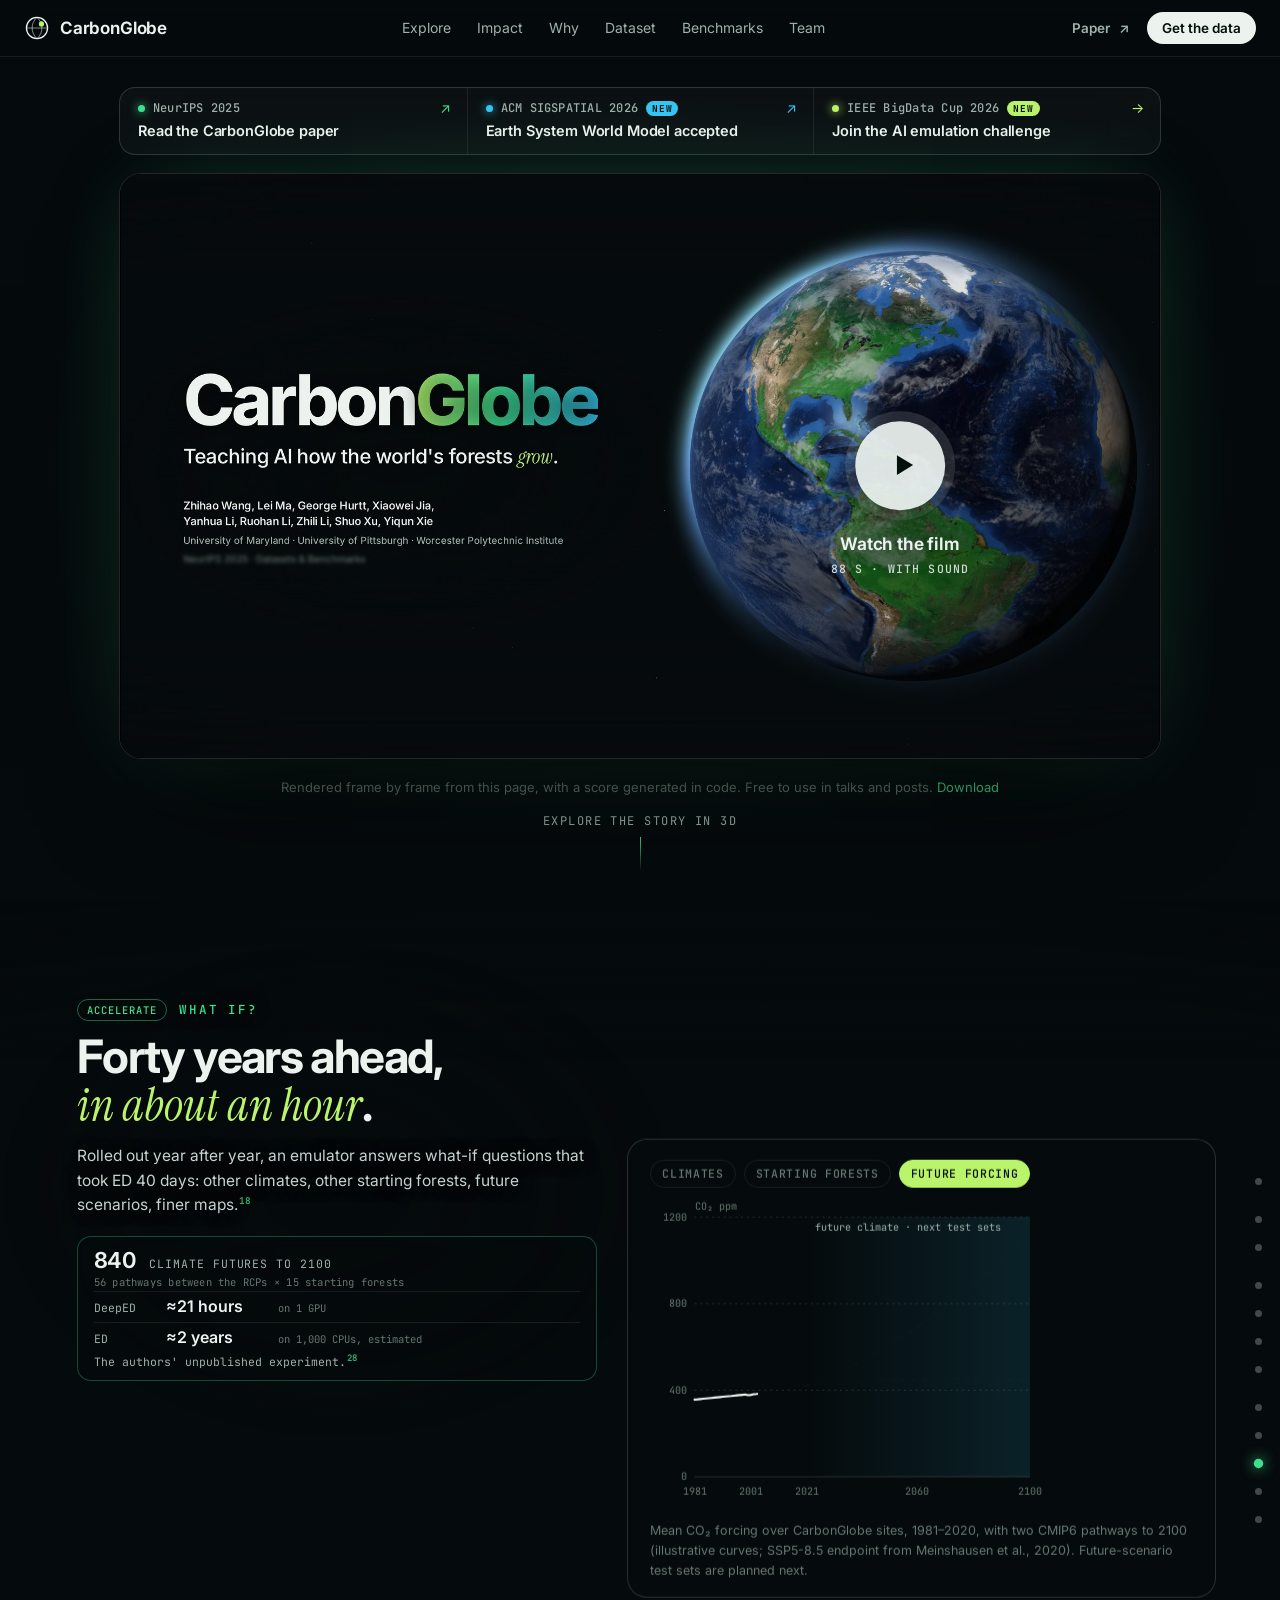
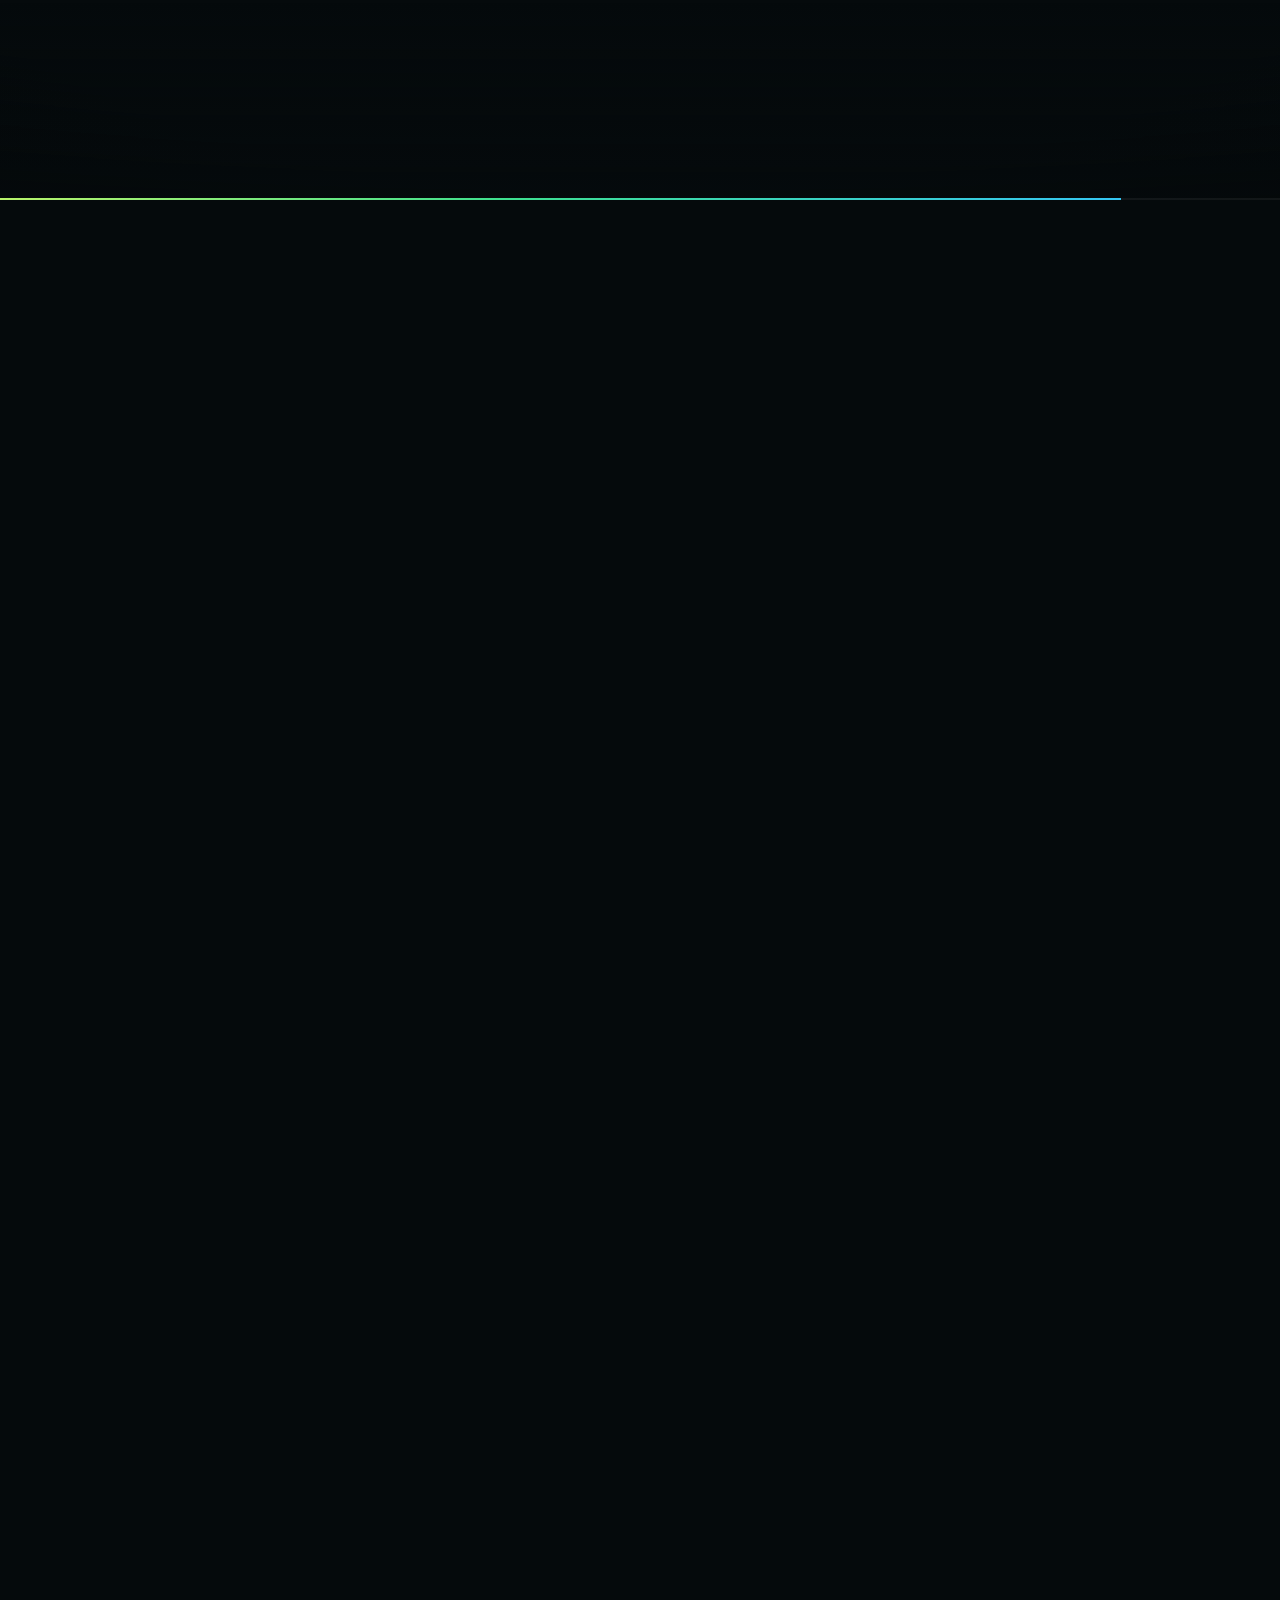
<file: index.html>
<!doctype html>
<html lang="en" class="no-js">
<head>
  <meta charset="utf-8">
  <meta name="viewport" content="width=device-width, initial-scale=1, viewport-fit=cover">
  <title>CarbonGlobe · Teaching AI how the world's forests grow</title>
  <meta name="description" content="CarbonGlobe (NeurIPS 2025) is the first global, ML-ready dataset and benchmark of process-based forest carbon simulations: 54,152 sites, 40 years, 136 drivers and 7 carbon targets for building fast, accurate and knowledge-grounded AI ecosystem emulators.">
  <meta name="theme-color" content="#050a0c">
  <meta property="og:title" content="CarbonGlobe · Teaching AI how the world's forests grow">
  <meta property="og:description" content="The first global, ML-ready dataset and benchmark of forest carbon simulations, for building fast, accurate and knowledge-grounded AI emulators of the world's forests. NeurIPS 2025 Datasets & Benchmarks, and now an IEEE BigData Cup 2026 challenge.">
  <meta property="og:type" content="website">
  <meta property="og:image" content="https://zhwang0.github.io/carbon-globe-website/assets/img/social.jpg">
  <meta property="og:url" content="https://zhwang0.github.io/carbon-globe-website/">
  <meta name="twitter:card" content="summary_large_image">
  <link rel="icon" href="assets/favicon.svg" type="image/svg+xml">
  <script type="application/ld+json">
{
 "@context": "https://schema.org",
 "@type": "Dataset",
 "name": "CarbonGlobe",
 "alternateName": "CarbonGlobe: A Global-Scale, Multi-Decade Dataset and Benchmark for Carbon Forecasting in Forest Ecosystems",
 "description": "The first global, machine-learning-ready dataset and benchmark of process-based forest carbon simulations. Ecosystem Demography (ED v3.0) runs at 54,152 land sites on a 0.5° grid for 1981–2021, from 15 starting forest ages (812,280 sequences), with 136 monthly drivers (MERRA-2 meteorology, NOAA CarbonTracker CO2, ROSETTA soils) and 7 carbon targets, plus splits, evaluation scenarios, problem-driven metrics and eight baseline emulators.",
 "url": "https://zhwang0.github.io/carbon-globe-website/",
 "sameAs": [
  "https://www.kaggle.com/datasets/zhihaow/carbonglobe",
  "https://huggingface.co/datasets/zhwang1/CarbonGlobe"
 ],
 "license": "https://creativecommons.org/licenses/by/4.0/",
 "isAccessibleForFree": true,
 "keywords": [
  "forest carbon",
  "ecosystem modeling",
  "AI emulator",
  "machine learning",
  "benchmark",
  "time-series forecasting",
  "Ecosystem Demography",
  "climate"
 ],
 "creator": [
  {
   "@type": "Person",
   "name": "Zhihao Wang"
  },
  {
   "@type": "Person",
   "name": "Lei Ma"
  },
  {
   "@type": "Person",
   "name": "George Hurtt"
  },
  {
   "@type": "Person",
   "name": "Xiaowei Jia"
  },
  {
   "@type": "Person",
   "name": "Yanhua Li"
  },
  {
   "@type": "Person",
   "name": "Ruohan Li"
  },
  {
   "@type": "Person",
   "name": "Zhili Li"
  },
  {
   "@type": "Person",
   "name": "Shuo Xu"
  },
  {
   "@type": "Person",
   "name": "Yiqun Xie"
  }
 ],
 "temporalCoverage": "1981/2021",
 "spatialCoverage": {
  "@type": "Place",
  "name": "Global land at 0.5°, excluding Antarctica"
 },
 "variableMeasured": [
  "Canopy height",
  "Aboveground biomass",
  "Soil carbon",
  "Leaf area index",
  "Gross primary production",
  "Net primary production",
  "Heterotrophic respiration"
 ],
 "distribution": [
  {
   "@type": "DataDownload",
   "contentUrl": "https://www.kaggle.com/datasets/zhihaow/carbonglobe",
   "encodingFormat": "application/x-npy"
  },
  {
   "@type": "DataDownload",
   "contentUrl": "https://huggingface.co/datasets/zhwang1/CarbonGlobe",
   "encodingFormat": "application/x-npy"
  }
 ],
 "citation": "Wang, Z., Ma, L., Hurtt, G., Jia, X., Li, Y., Li, R., Li, Z., Xu, S. and Xie, Y. CarbonGlobe: A Global-Scale, Multi-Decade Dataset and Benchmark for Carbon Forecasting in Forest Ecosystems. Advances in Neural Information Processing Systems 38 (NeurIPS 2025), Datasets and Benchmarks Track. doi:10.52202/085713-0261"
}
  </script>
  <link rel="preconnect" href="https://fonts.googleapis.com">
  <link rel="preconnect" href="https://fonts.gstatic.com" crossorigin>
  <link rel="stylesheet" href="https://fonts.googleapis.com/css2?family=Inter:wght@300..800&family=Instrument+Serif:ital@0;1&family=JetBrains+Mono:wght@400;500&display=swap">
  <link rel="stylesheet" href="css/main.css">
  <link rel="modulepreload" href="assets/vendor/three.module.js">
  <script>(function (d) { d.classList.remove('no-js'); if (!matchMedia('(prefers-reduced-motion: reduce)').matches) { d.classList.add('intro'); setTimeout(function () { d.classList.remove('intro'); }, 5000); } })(document.documentElement);</script>
</head>
<body>
<a class="skip" href="#why">Skip the film</a>

<header class="topbar" id="topbar">
  <a class="brand" href="#watch" aria-label="CarbonGlobe home">
    <svg viewBox="0 0 32 32" aria-hidden="true"><circle cx="16" cy="16" r="13" fill="none" stroke="currentColor" stroke-width="1.6"/><path d="M3.5 16h25M16 3c4 3.6 6 8 6 13s-2 9.4-6 13c-4-3.6-6-8-6-13s2-9.4 6-13z" fill="none" stroke="currentColor" stroke-width="1.2" opacity=".55"/><circle cx="21.5" cy="11" r="3.2" fill="var(--g1)"/></svg>
    <span>CarbonGlobe</span>
  </a>
  <nav aria-label="Sections">
    <a href="#explore">Explore</a>
    <a href="#impact">Impact</a>
    <a href="#why">Why</a>
    <a href="#dataset">Dataset</a>
    <a href="#benchmarks">Benchmarks</a>
    <a href="#team">Team</a>
  </nav>
  <div class="top-cta">
    <a class="btn btn-small btn-quiet" href="https://proceedings.neurips.cc/paper_files/paper/2025/file/0b82662b6c32e887bb252a74d8cb2d5e-Paper-Datasets_and_Benchmarks_Track.pdf" target="_blank" rel="noopener">Paper <span aria-hidden="true">↗</span></a>
    <a class="btn btn-small btn-primary" href="#start">Get the data</a>
  </div>
</header>

<main>
<!-- ================================================================ THE FILM -->
<section class="film-top" id="watch" aria-label="The CarbonGlobe film">
  <nav class="ft-news" aria-label="News"><div class="ft-grid">
    <a class="ft-item" style="--c: var(--g2)" href="https://proceedings.neurips.cc/paper_files/paper/2025/hash/0b82662b6c32e887bb252a74d8cb2d5e-Abstract-Datasets_and_Benchmarks_Track.html" target="_blank" rel="noopener"><span class="ft-k">NeurIPS 2025</span><span class="ft-t">Read the CarbonGlobe paper</span><i aria-hidden="true">↗</i></a>
    <a class="ft-item ft-new" style="--c: #35c6f4" href="https://zhwang0.github.io/earth-system-world-model/" target="_blank" rel="noopener"><span class="ft-k">ACM SIGSPATIAL 2026</span><span class="ft-t">Earth System World Model accepted</span><i aria-hidden="true">↗</i></a>
    <a class="ft-item ft-new" style="--c: var(--g1)" href="#challenge"><span class="ft-k">IEEE BigData Cup 2026</span><span class="ft-t">Join the AI emulation challenge</span><i aria-hidden="true">→</i></a>
  </div></nav>
  <div class="ft-player">
    <video id="ft-video" playsinline preload="none" poster="assets/film/carbonglobe-film.jpg" aria-label="The CarbonGlobe film, with sound"><source src="assets/film/carbonglobe-film.mp4" type="video/mp4"></video>
    <button class="ft-play" id="ft-play" type="button" aria-label="Play the film, with sound"><span class="ft-icon" aria-hidden="true"><svg viewBox="0 0 20 20"><path d="M6 4.5v11l9-5.5z" fill="currentColor"/></svg></span><span class="ft-label" aria-hidden="true">Watch the film<small><span id="film-secs">88</span> s · with sound</small></span></button>
  </div>
  <p class="ft-note">Rendered frame by frame from this page, with a score generated in code. Free to use in talks and posts. <a href="assets/film/carbonglobe-film.mp4" download>Download</a></p>
  <a class="ft-next" href="#top"><span>Explore the story in 3D</span><i aria-hidden="true"></i></a>
</section>

<!-- ================================================================ THE 3D STORY -->
<section class="film" id="top" aria-label="CarbonGlobe, a scroll-driven film">
  <div class="stage" id="stage">
    <canvas id="stage-canvas" aria-hidden="true"></canvas>
    <div class="stage-fallback" aria-hidden="true"></div>
    <div class="vignette" aria-hidden="true"></div>
    <div class="alarm" id="alarm" aria-hidden="true"></div>
    <div class="flash" id="flash" aria-hidden="true"></div>
    <div class="titles" id="titles" aria-hidden="true"></div>
    <div class="film-fade" id="film-fade" aria-hidden="true"></div>

    <!-- hero -->
    <div class="hero" data-u="-1,-1,0.18,0.5">
      <div class="pills" style="--d:.1">
        <a class="venue" href="https://neurips.cc/virtual/2025/loc/san-diego/poster/121701" target="_blank" rel="noopener"><span class="dot"></span><b>NeurIPS 2025</b> · Datasets &amp; Benchmarks</a>
        <a class="pill-new" href="#challenge"><b>New</b>IEEE BigData Cup 2026 challenge<i aria-hidden="true">→</i></a>
      </div>
      <h1 data-text="CarbonGlobe" style="--d:.28">Carbon<span class="grad">Globe</span></h1>
      <p class="lede" style="--d:.5">Teaching AI how the world's forests <em>grow</em>.</p>
      <p class="sub" style="--d:.66">The first global, ML-ready dataset of process-based forest carbon simulations, with benchmarks for building fast, accurate and knowledge-grounded AI emulators.</p>
      <div class="buttons" style="--d:.82">
        <a class="btn btn-primary" href="#start"><svg viewBox="0 0 20 20" aria-hidden="true"><path d="M10 3v10m-4.5-4.5L10 13l4.5-4.5M4 16.5h12" fill="none" stroke="currentColor" stroke-width="1.7" stroke-linecap="round" stroke-linejoin="round"/></svg>Get the dataset</a>
        <button class="btn" id="play-film" type="button"><svg viewBox="0 0 20 20" aria-hidden="true"><path d="M6 4.5v11l9-5.5z" fill="currentColor"/></svg>Play in 3D</button>
        <a class="btn btn-quiet" href="https://proceedings.neurips.cc/paper_files/paper/2025/file/0b82662b6c32e887bb252a74d8cb2d5e-Paper-Datasets_and_Benchmarks_Track.pdf" target="_blank" rel="noopener">Paper <span aria-hidden="true">↗</span></a>
        <a class="btn btn-quiet" href="https://github.com/zhwang0/carbon-globe" target="_blank" rel="noopener">Code <span aria-hidden="true">↗</span></a>
      </div>
      <p class="authors" style="--d:1">Zhihao Wang, Lei Ma, George Hurtt, Xiaowei Jia, Yanhua Li, Ruohan Li, Zhili Li, Shuo Xu, Yiqun Xie</p>
      <p class="affil" style="--d:1.06">University of Maryland · University of Pittsburgh · Worcester Polytechnic Institute</p>
    </div>
    <div class="scroll-cue" data-u="-1,-1,0.05,0.3" aria-hidden="true"><span>Scroll to begin</span><i></i></div>

    <!-- part one: why forests need understanding, on the world map -->
    <article class="cap cap-top cap-map cap-why" data-u="0.55,0.8,2.05,2.25">
      <p class="kicker"><span>Why</span> Under pressure</p>
      <h2>The world's forests are <em>under pressure</em>.</h2>
      <p>Forests take up carbon equal to almost half of our fossil-fuel emissions.<sup class="ref"><a href="#r1">1</a></sup> Yet the most extreme wildfires are 2.2 times as frequent as in 2003,<sup class="ref"><a href="#r2">2</a></sup> drought and heat are killing trees on every forested continent,<sup class="ref"><a href="#r3">3</a></sup> and 10.9 million hectares of forest are still cleared each year.<sup class="ref"><a href="#r4">4</a></sup></p>
      <p class="kinds" id="why-kinds"><span data-k="fire">Fire</span><span data-k="drought">Drought</span><span data-k="heat">Heat</span><span data-k="clear">Clearing</span></p>
    </article>
    <div class="labels" id="why-pins" aria-hidden="true"></div>
    <div class="labels" id="why-labels">
      <span data-t="0.8" data-k="fire" data-pts="52,-75;58,-112"><b>Canada · 2023</b>Record fire season: about 15 Mha burned<sup class="ref"><a href="#r5">5</a></sup></span>
      <span data-t="0.88" data-k="fire" data-pts="-34.5,150"><b>Southeast Australia · 2019–20</b>Forest fires of unprecedented extent<sup class="ref"><a href="#r6">6</a></sup></span>
      <span data-t="1.05" data-k="drought" data-pts="-4.5,-63" data-side="left"><b>Amazon · 2015–16, 2023</b>Record droughts and heat<sup class="ref"><a href="#r7">7</a>,<a href="#r8">8</a></sup></span>
      <span data-t="1.13" data-k="drought" data-pts="50.5,10.5"><b>Central Europe · 2018</b>Drought kills trees across the region<sup class="ref"><a href="#r9">9</a></sup></span>
      <span data-t="1.21" data-k="drought" data-pts="35.5,-110" data-side="left"><b>Southwest US · 2000–21</b>The driest 22 years in at least 1,200<sup class="ref"><a href="#r10">10</a></sup></span>
      <span data-t="1.38" data-k="heat" data-pts="46.5,-122" data-side="left"><b>Pacific Northwest · 2021</b>A heat dome scorches forest canopies<sup class="ref"><a href="#r11">11</a></sup></span>
      <span data-t="1.46" data-k="heat" data-pts="63,125"><b>Siberia · 2020–21</b>Record heat, then record boreal fire emissions<sup class="ref"><a href="#r12">12</a>,<a href="#r13">13</a></sup></span>
      <span data-t="1.63" data-k="clear" data-pts="-9.5,-54"><b>Brazilian Amazon · 2020</b>Deforestation at its highest in a decade<sup class="ref"><a href="#r14">14</a></sup></span>
      <span data-t="1.71" data-k="clear" data-pts="-23,-61"><b>Gran Chaco · 1985–2013</b>A fifth of its forest turned into farms and pasture<sup class="ref"><a href="#r15">15</a></sup></span>
      <span data-t="1.79" data-k="clear" data-pts="-1.5,23.5"><b>Congo Basin · 2000–14</b>Smallholder clearing of primary forest doubled<sup class="ref"><a href="#r16">16</a></sup></span>
      <span data-t="1.87" data-k="clear" data-pts="0.5,114" data-side="left" data-dy="76"><b>Borneo · 1973–2015</b>18.7 Mha of old-growth forest cleared<sup class="ref"><a href="#r17">17</a></sup></span>
    </div>

    <article class="cap cap-top cap-map cap-why" data-u="2.25,2.45,3.2,3.4">
      <p class="kicker"><span>Why</span> Hotter</p>
      <h2>And almost everywhere, <em>hotter</em>.</h2>
      <p>In CarbonGlobe's own climate inputs, 96% of forested half-degree cells were warmer in 2011–2020 than in 1981–1990, by 0.75 °C on average across forest area.<sup class="ref"><a href="#r18">18</a>,<a href="#r19">19</a>,<a href="#r20">20</a></sup></p>
    </article>
    <div class="hud hud-heat" id="heat" data-u="2.3,2.5,3.25,3.42" aria-hidden="true">
      <small>Forests · air temperature against 1981–90</small>
      <p class="heat-now"><b><span id="heat-mean">−0.22</span><i>°C</i></b><span id="heat-years">1981–85</span></p>
      <i class="heat-ramp"></i>
      <p class="heat-scale"><span style="--x:7%">−0.5</span><span style="--x:26%">0</span><span style="--x:63%">+1</span><span style="--x:100%">+2 °C</span></p>
      <p class="hud-note">Mean over forest area, five-year windows · MERRA-2 in CarbonGlobe</p>
    </div>

    <!-- part two: understanding the mechanisms with a process-based model -->
    <article class="cap cap-left cap-primer" data-u="3.45,3.65,4.25,4.4">
      <p class="kicker"><span>Understand</span> The mechanisms</p>
      <h2>To respond, we must understand <em>why</em>.</h2>
      <p>Process-based ecosystem models simulate the mechanisms behind forest change from established ecology: how trees grow, compete, die and regrow under each year's climate, CO₂ and soil, including in futures no one has observed. The Ecosystem Demography model (ED) is one; its results inform the Global Carbon Budget.<sup class="ref"><a href="#r21">21</a>,<a href="#r22">22</a>,<a href="#r23">23</a></sup></p>
      <button class="btn btn-small skip-primer" type="button" data-goto="10.5">Skip to the AI <span aria-hidden="true">↓</span></button>
    </article>

    <div class="cell-label" data-u="4.97,5.09,5.23,5.31" aria-hidden="true"><b>Central Amazon</b>Brazil · 3.3°S, 63.7°W</div>

    <article class="cap cap-top cap-primer cap-views" data-u="5.63,5.83,7.3,7.5">
      <p class="kicker"><span>Understand</span> Inside ED</p>
      <h2>One forest. Four forcings. <em>Fifteen ages.</em></h2>
      <p>ED simulates the ecological mechanisms behind each forest, from photosynthesis and growth to competition for light and mortality, year by year from monthly climate, CO₂ and soil.<sup class="ref"><a href="#r21">21</a>,<a href="#r22">22</a></sup> Different forcings give different fates, here a wet start, the 2015 drought,<sup class="ref"><a href="#r7">7</a></sup> a sketched fire and the boreal cold, and every site starts from fifteen forest ages, 1 to 500 years old.</p>
    </article>
    <div class="panels" id="panels" aria-hidden="true"></div>
    <div class="labels" id="cohort-labels" aria-hidden="true"></div>

    <article class="cap cap-left cap-primer" data-u="8.3,8.5,9.2,9.37">
      <p class="kicker"><span>Understand</span> From space</p>
      <h2>Real forests, <em>measured from orbit</em>.</h2>
      <p>Since 2019, NASA's GEDI lidar on the International Space Station has measured the height and structure of forests in 25 m footprints between 51.6°N and 51.6°S.<sup class="ref"><a href="#r24">24</a></sup> ED is calibrated and evaluated against satellite lidar, forest inventories and carbon fluxes.<sup class="ref"><a href="#r22">22</a>,<a href="#r25">25</a>,<a href="#r26">26</a></sup></p>
    </article>

    <article class="cap cap-left cap-primer" data-u="9.37,9.57,10.95,11.15">
      <p class="kicker"><span>Understand</span> The whole planet</p>
      <h2>ED simulates every forest on Earth. <em>Slowly.</em></h2>
      <p>Every land cell of a 0.5° grid, 1981 to 2021, from fifteen starting ages. One global run takes ED 40.6 days on 20 CPU cores; at 0.1° it would take about 25 times longer, and every new climate future is another run.<sup class="ref"><a href="#r18">18</a></sup></p>
    </article>
    <div class="hud hud-sim" id="sim" data-u="9.4,9.6,10.95,11.15" aria-hidden="true">
      <small>ED v3.0 · one global run</small>
      <p class="sim-clock"><b id="sim-days">0.0</b> days <span>simulating <i id="sim-year">1981</i></span></p>
      <i class="sim-bar"><i id="sim-bar"></i></i>
      <p class="hud-note">0.5° · 1981–2021 · 20 CPU cores · 812 CPU-days</p>
      <ul class="sim-more">
        <li style="--r: var(--r1, 0)"><span>The same run at 0.1°</span><b>×25 · ≈2.8 years</b></li>
        <li style="--r: var(--r2, 0)"><span>Each new climate future</span><b>another run</b></li>
      </ul>
    </div>
    <div class="hud hud-globe" data-u="9.4,9.6,10.95,11.15" aria-hidden="true">
      <div class="legend"><small>Canopy height</small><i class="ramp ramp-height"></i><span>0</span><span>35 m</span><small class="legend-note">Every forest starts at age 1 in 1981</small></div>
    </div>

    <!-- part three: accelerate with AI -->
    <article class="cap cap-top cap-net" data-u="11.38,11.63,12.48,12.68">
      <p class="kicker"><span>Accelerate</span> Teach AI</p>
      <h2>So teach AI <em>the simulator</em>.</h2>
      <p>Trained on ED's own global runs, an emulator learns its yearly step: climate in, forest out, year after year. CarbonGlobe ships those runs ready for machine learning.</p>
    </article>
    <div class="labels" id="net-labels" aria-hidden="true">
      <span data-k="title" class="net-title"><b>Deep-learning emulator</b>learns ED's yearly step: (X<sub>t</sub>, v<sub>t</sub>) → v<sub>t+1</sub><em class="net-film"><b>DeepED<i>AI-powered emulator</i></b></em></span>
      <span data-k="forcing"><b>Climate forcing · X<sub>t</sub></b><span class="net-d">gridded monthly reanalysis (MERRA&#8209;2), like ERA5 in WeatherBench&nbsp;2</span><i class="net-var">Air temperature · Jan 2015</i></span>
      <span data-k="tree"><b>Initial forest</b>any of 15 starting ages</span>
      <span data-k="state"><b>Forest state · v<sub>t</sub></b>height · AGB · soil C · LAI · GPP · NPP · Rh</span>
      <span data-k="enc"><b>Encoder</b>embeds both inputs</span>
      <span data-k="core"><b>Sequence model</b>attention or LSTM across the months</span>
      <span data-k="heads"><b>Prediction heads</b>one per target</span>
      <span data-k="next"><b>Next year · v<sub>t+1</sub></b>predicted forest state</span>
      <span data-k="loop"><b>↺ Autoregressive rollout</b>each prediction becomes the next input, 40 years running</span>
    </div>

    <figure class="speed" id="speed" data-u="12.58,12.75,13.55,13.7" aria-label="One 40-year global run: ED takes 974 hours on 20 CPU cores and costs about 828 dollars; its emulator DeepED takes 1.2 hours on one GPU and costs about 2 dollars, about 800 times faster and 400 times cheaper.">
      <p class="kicker"><span>Accelerate</span> ED and its emulator</p>
      <h2 class="speed-h"><b>≈800×</b> faster. <b>≈400×</b> cheaper.</h2>
      <p class="speed-sub">One 40-year global run, 1981–2021 at 0.5°: the process-based model against DeepED, its AI emulator.</p>
      <div class="speed-grid">
        <div class="speed-card">
          <p class="sc-h"><span>Time</span><b id="race-t">0 h</b></p>
          <div class="sp-lane sp-ed"><span class="who"><b>ED</b>20 CPU cores</span><i class="track"><i class="fill" id="race-ed"></i></i><span class="val"><i>running</i><b>974 h</b></span></div>
          <div class="sp-lane sp-ai"><span class="who"><b>DeepED</b>1 GPU</span><i class="track"><i class="fill" id="race-ai"></i></i><span class="val"><i>running</i><b>1.2 h</b></span></div>
          <p class="sc-x">≈800×<small>faster</small></p>
        </div>
        <div class="speed-card sc-bill">
          <p class="sc-h"><span>Cost</span><small>AWS on-demand</small></p>
          <div class="sp-lane sp-ed"><span class="who"><b>ED</b>20 vCPUs</span><i class="track"><i class="fill" style="--w:1"></i></i><span class="val"><b>$828</b></span></div>
          <div class="sp-lane sp-ai"><span class="who"><b>DeepED</b>A10G GPU</span><i class="track"><i class="fill" style="--w:.0025"></i></i><span class="val"><b>$2.05</b></span></div>
          <p class="sc-x">≈400×<small>cheaper</small></p>
        </div>
      </div>
      <p class="speed-next">The time saved buys finer maps and many more climate futures.</p>
      <p class="speed-src">Run times from the paper;<sup class="ref"><a href="#r18">18</a></sup> costs at AWS on-demand prices, the authors' estimate.<sup class="ref"><a href="#r27">27</a></sup></p>
    </figure>

    <!-- chapter 6 -->
    <article class="cap cap-top cap-whatif" data-u="13.83,14.03,14.88,15.08">
      <p class="kicker"><span>Accelerate</span> What if?</p>
      <h2>Forty years ahead, <em>in about an hour</em>.</h2>
      <p>Rolled out year after year, an emulator answers what-if questions that took ED 40 days: other climates, other starting forests, future scenarios, finer maps.<sup class="ref"><a href="#r18">18</a></sup></p>
      <div class="futures" role="img" aria-label="840 climate futures to 2100: DeepED ran them in about 21 hours on one GPU; ED would take an estimated two years on 1,000 CPUs.">
        <p class="fu-h"><b>840</b> climate futures to 2100<span>56 pathways between the RCPs × 15 starting forests</span></p>
        <p class="fu-row fu-ai"><span>DeepED</span><b>≈21 hours</b><small>on 1 GPU</small></p>
        <p class="fu-row fu-ed"><span>ED</span><b>≈2 years</b><small>on 1,000 CPUs, estimated</small></p>
        <p class="fu-src">The authors' unpublished experiment.<sup class="ref"><a href="#r28">28</a></sup></p>
      </div>
    </article>
    <figure class="forecast" id="forecast" data-u="13.88,14.13,14.88,15.08" aria-hidden="true">
      <div class="fc-tabs"><span id="fc-tab-a" class="on">Climates</span><span id="fc-tab-b">Starting forests</span><span id="fc-tab-c">Future forcing</span></div>
      <svg id="fc-svg" viewBox="0 0 560 330" preserveAspectRatio="xMidYMid meet"></svg>
      <figcaption id="fc-cap">Aboveground biomass (kgC m⁻²) of ED reference rollouts from a 1-year-old forest, 1981–2021.</figcaption>
    </figure>

    <!-- chapter 7 -->
    <div class="numbers" data-u="15.13,15.33,16,16.2">
      <p class="kicker"><span>CarbonGlobe</span> In numbers</p>
      <div class="num-grid">
        <div><b class="count" data-count="54152">54,152</b><span>land sites on a 0.5° global grid</span></div>
        <div><b class="count" data-count="40">40</b><span>years of annual steps, 1981–2021</span></div>
        <div><b class="count" data-count="812280">812,280</b><span>forest sequences across 15 seed ages</span></div>
        <div><b class="count" data-count="136">136</b><span>monthly drivers: climate, CO₂ and soil</span></div>
        <div><b class="count" data-count="7">7</b><span>carbon targets: stocks, fluxes, structure</span></div>
        <div><b class="count" data-count="8">8</b><span>benchmark models, 3 scenarios, 4 metrics</span></div>
      </div>
    </div>

    <!-- chapter 8: the end card -->
    <div class="finale" data-u="16.14,16.48,99,99">
      <p class="kicker">Available now</p>
      <h2 class="finale-title" data-text="CarbonGlobe">Carbon<span class="grad">Globe</span></h2>
      <p class="finale-sub">Building fast, accurate, knowledge-grounded emulators of the world's forests? Start here. Free to download, ready to train.</p>
      <div class="buttons">
        <a class="btn btn-primary" href="#start">Get the dataset</a>
        <a class="btn" href="#challenge">Join the challenge</a>
        <a class="btn btn-quiet" href="#explore">Explore the globe <span aria-hidden="true">↓</span></a>
      </div>
      <p class="finale-url"><svg viewBox="0 0 20 20" aria-hidden="true"><circle cx="10" cy="10" r="7.2"/><path d="M2.8 10h14.4M10 2.8c2 2 2.9 4.4 2.9 7.2s-.9 5.2-2.9 7.2c-2-2-2.9-4.4-2.9-7.2s.9-5.2 2.9-7.2z"/></svg>zhwang0.github.io/carbon-globe-website</p>
      <p class="finale-links">NeurIPS 2025 Datasets &amp; Benchmarks<i>·</i>Hugging Face<i>·</i>Kaggle<i>·</i>GitHub<i>·</i>IEEE BigData Cup 2026</p>
    </div>

    <p class="film-credits" data-u="16.58,16.73,99,99" aria-hidden="true">Imagery: NASA Blue Marble, Black Marble · Sentinel-2 cloudless 2016 by EOX IT Services GmbH (contains modified Copernicus Sentinel data 2016), CC BY 4.0 · Simulations: Ecosystem Demography model</p>

    <!-- film chrome -->
    <nav class="chapters" id="chapters" aria-label="Story chapters">
      <button type="button" data-goto="0" aria-label="Start"><i></i><span>Start</span></button>
      <button class="part" type="button" data-goto="1.3" aria-label="Under pressure"><i></i><span>Under pressure</span></button>
      <button type="button" data-goto="2.95" aria-label="Hotter"><i></i><span>Hotter</span></button>
      <button class="part" type="button" data-goto="3.95" aria-label="Understand"><i></i><span>Understand</span></button>
      <button type="button" data-goto="6.85" aria-label="Inside ED"><i></i><span>Inside ED</span></button>
      <button type="button" data-goto="8.85" aria-label="From space"><i></i><span>From space</span></button>
      <button type="button" data-goto="10.5" aria-label="Slowly"><i></i><span>Slowly</span></button>
      <button class="part" type="button" data-goto="12.1" aria-label="Teach AI"><i></i><span>Teach AI</span></button>
      <button type="button" data-goto="13.3" aria-label="800 times faster"><i></i><span>800× faster</span></button>
      <button type="button" data-goto="14.38" aria-label="What if?"><i></i><span>What if?</span></button>
      <button type="button" data-goto="15.68" aria-label="In numbers"><i></i><span>Numbers</span></button>
      <button type="button" data-goto="16.73" aria-label="Available now"><i></i><span>Get it</span></button>
    </nav>
    <div class="film-bar" aria-hidden="true"><i id="film-progress"></i></div>
    <button class="film-pause" id="film-pause" type="button" hidden>Pause</button>
  </div>
</section>

<!-- ================================================================ EXPLORE -->
<section class="section" id="explore">
  <div class="wrap">
    <header class="sec-head reveal">
      <p class="eyebrow">Explore</p>
      <h2 class="display">Every forest, forty years.</h2>
      <p class="lead">CarbonGlobe values on all 54,152 land sites at 0.5°. Pick a variable and a starting age, then click land for that site's trajectory.</p>
    </header>
    <div class="explorer reveal" id="explorer">
      <div class="ex-globe">
        <canvas id="ex-canvas" aria-label="Interactive globe of CarbonGlobe simulation data. Drag to rotate, scroll to zoom, click land to select a site." tabindex="0"></canvas>
        <div class="ex-loading" id="ex-loading">Loading 41 global grids…</div>
        <div class="ex-legend"><small id="ex-legend-label">Canopy height</small><i class="ramp" id="ex-ramp"></i><span>0</span><span id="ex-legend-mid"></span><span id="ex-legend-max">35</span></div>
        <p class="ex-hint">Drag to rotate · scroll to zoom · click land</p>
      </div>
      <div class="ex-panel">
        <div class="ex-group">
          <p class="ex-label">Variable</p>
          <div class="chips" id="ex-vars" role="radiogroup" aria-label="Variable"></div>
        </div>
        <div class="ex-group">
          <p class="ex-label">Starting forest age</p>
          <div class="chips" id="ex-ages" role="radiogroup" aria-label="Starting forest age"></div>
        </div>
        <div class="ex-group">
          <p class="ex-label">Year <b id="ex-year-out">2021</b></p>
          <div class="ex-time">
            <button class="icon-btn" id="ex-play" type="button" aria-label="Play years"><svg viewBox="0 0 20 20" aria-hidden="true"><path d="M6 4.5v11l9-5.5z" fill="currentColor"/></svg></button>
            <input type="range" id="ex-year" min="0" max="40" step="1" value="40" aria-label="Year">
          </div>
        </div>
        <div class="ex-site" id="ex-site">
          <div class="ex-site-head"><b id="ex-site-name">Central Amazon</b><span id="ex-site-meta">3.25°S, 63.75°W · tropical</span></div>
          <svg id="ex-chart" viewBox="0 0 360 170" role="img" aria-label="Trajectory of the selected site"></svg>
          <p class="ex-readout"><span id="ex-readout">—</span></p>
        </div>
        <p class="ex-note">ED reference simulations at 0.5°. Every variable is an annual value recorded in December. Values are rounded for the browser; download the dataset for full precision.</p>
      </div>
    </div>
  </div>
</section>

<!-- ================================================================ IMPACT -->
<section class="section" id="impact">
  <div class="wrap">
    <header class="sec-head reveal">
      <p class="eyebrow">Impact</p>
      <h2 class="display">Toward a digital twin of Earth's terrestrial ecosystems.</h2>
      <p class="lead">Weather and climate already have fast AI models. CarbonGlobe trains the land carbon component that can plug in next to them.</p>
    </header>

    <div class="coupling reveal">
      <svg viewBox="0 0 900 380" role="img" aria-label="Diagram: weather and climate models pass climate forcing to an ecosystem emulator trained on CarbonGlobe, which returns carbon fluxes and land state.">
        <defs>
          <linearGradient id="cg1" x1="0" x2="1"><stop offset="0" stop-color="#35c6f4"/><stop offset="1" stop-color="#3ee08f"/></linearGradient>
          <linearGradient id="cg2" x1="1" x2="0"><stop offset="0" stop-color="#b9f46b"/><stop offset="1" stop-color="#3ee08f"/></linearGradient>
          <radialGradient id="cgo"><stop offset="0" stop-color="#3ee08f" stop-opacity=".3"/><stop offset="1" stop-color="#3ee08f" stop-opacity="0"/></radialGradient>
        </defs>
        <g class="node">
          <rect x="20" y="120" width="290" height="140" rx="22"/>
          <text x="165" y="168" class="n-k">ATMOSPHERE</text>
          <text x="165" y="200" class="n-t">Weather &amp; climate</text>
          <text x="165" y="226" class="n-s">ERA5 · CMIP6 · FourCastNet · GraphCast</text>
        </g>
        <g class="node node-cg">
          <circle cx="610" cy="190" r="160" fill="url(#cgo)"/>
          <rect x="480" y="120" width="260" height="140" rx="22"/>
          <text x="610" y="168" class="n-k">LAND · ECOSYSTEMS</text>
          <text x="610" y="200" class="n-t">Ecosystem emulator</text>
          <text x="610" y="226" class="n-s">trained on CarbonGlobe</text>
        </g>
        <path class="flow f1" d="M314 160 C370 116 420 116 476 160"/>
        <path class="flow f2" d="M476 222 C420 266 370 266 314 222"/>
        <text x="395" y="96" class="f-l">temperature · precipitation · CO₂ · radiation →</text>
        <text x="395" y="300" class="f-l">← GPP · NPP · Rh · biomass · land carbon sink</text>
        <g class="node node-small">
          <rect x="772" y="44" width="122" height="58" rx="14"/><text x="833" y="70" class="n-s2">Carbon budgets</text><text x="833" y="88" class="n-s3">GCB · NASA CMS</text>
          <rect x="772" y="278" width="122" height="58" rx="14"/><text x="833" y="304" class="n-s2">Policy &amp; MRV</text><text x="833" y="322" class="n-s3">state inventories</text>
        </g>
        <path class="link" d="M740 150 L790 102"/><path class="link" d="M740 230 L790 278"/>
      </svg>
    </div>

    <div class="road reveal">
      <div class="road-head">
        <p class="eyebrow">The road so far</p>
        <h3>From one emulator to world models.</h3>
      </div>
      <ol class="road-list">
        <li><span class="when">2023</span><b>DeepED</b><p>The first deep emulator of ED, tested over the northeastern U.S.<sup class="ref"><a href="#r29">29</a></sup> <a href="https://par.nsf.gov/servlets/purl/10503425" target="_blank" rel="noopener">ACM SIGSPATIAL</a></p></li>
        <li class="now"><span class="when">2025</span><b>CarbonGlobe</b><p>The first global, ML-ready dataset and benchmark for forest carbon.<sup class="ref"><a href="#r18">18</a></sup> <a href="https://proceedings.neurips.cc/paper_files/paper/2025/hash/0b82662b6c32e887bb252a74d8cb2d5e-Abstract-Datasets_and_Benchmarks_Track.html" target="_blank" rel="noopener">NeurIPS</a></p></li>
        <li><span class="when">2026</span><b>The AI Emulation Challenge</b><p>Forty-year forecasts under two future climates, open to everyone. <a href="#challenge">IEEE BigData Cup</a></p></li>
        <li><span class="when">2026</span><b>Earth-system world models</b><p>An action-conditioned world model for what-if simulation, trained and evaluated on CarbonGlobe.<sup class="ref"><a href="#r30">30</a></sup> ACM SIGSPATIAL 2026 · <a href="https://zhwang0.github.io/earth-system-world-model/" target="_blank" rel="noopener">Project page</a></p></li>
        <li class="next"><span class="when">Next</span><b>Future climates and more</b><p>CMIP6-driven runs to 2100, sub-annual and submodule outputs, and new learning tasks, as planned in the paper.</p></li>
      </ol>
    </div>
  </div>
</section>

<!-- ================================================================ WHY -->
<section class="why" id="why" aria-labelledby="why-title">
  <div class="statement" id="statement">
    <div class="statement-stage">
      <div class="wrap">
        <p class="eyebrow" id="why-title">Why it matters</p>
        <p class="statement-text">Process-based models capture much of what we know about how forests grow, burn and recover. <mark>But running them for every place and every future takes too long.</mark></p>
      </div>
    </div>
  </div>
  <div class="wrap">
    <div class="stats">
      <article class="stat reveal">
        <p class="stat-n">3.6<small>GtC/yr</small></p>
        <p class="stat-t">taken up by the world's forests, 1990–2019: almost half of our fossil-fuel emissions.<sup class="ref"><a href="#r1">1</a></sup></p>
        <a class="src" href="https://doi.org/10.1038/s41586-024-07602-x" target="_blank" rel="noopener">Pan et al. · Nature 2024</a>
      </article>
      <article class="stat reveal">
        <p class="stat-n">2.2×</p>
        <p class="stat-t">as many of the most extreme wildfires in 2023 as in 2003.<sup class="ref"><a href="#r2">2</a></sup></p>
        <a class="src" href="https://doi.org/10.1038/s41559-024-02452-2" target="_blank" rel="noopener">Cunningham et al. · Nature Ecology &amp; Evolution 2024</a>
      </article>
      <article class="stat reveal">
        <p class="stat-n">40.6<small>days</small></p>
        <p class="stat-t">for ED to simulate the globe for forty years on 20 CPU cores. A trained emulator takes about an hour.<sup class="ref"><a href="#r18">18</a></sup></p>
        <a class="src" href="https://doi.org/10.52202/085713-0261" target="_blank" rel="noopener">Wang et al. · NeurIPS 2025</a>
      </article>
    </div>

    <div class="trust reveal">
      <p class="trust-k">ED, the model CarbonGlobe emulates, informs</p>
      <ul>
        <li><svg viewBox="0 0 24 24" aria-hidden="true"><circle cx="12" cy="12" r="8.5"/><path d="M3.5 12h17M12 3.5c2.6 2.4 3.8 5.2 3.8 8.5s-1.2 6.1-3.8 8.5c-2.6-2.4-3.8-5.2-3.8-8.5S9.4 5.9 12 3.5z"/></svg><b>Global Carbon Budget<sup class="ref"><a href="#r23">23</a>,<a href="#r31">31</a></sup></b></li>
        <li><svg viewBox="0 0 24 24" aria-hidden="true"><path d="M4 18 10 6l4 8 2-3 4 7z"/><circle cx="17.5" cy="5.5" r="1.6"/></svg><b>NASA Carbon Monitoring System<sup class="ref"><a href="#r18">18</a>,<a href="#r25">25</a>,<a href="#r26">26</a></sup></b></li>
        <li><svg viewBox="0 0 24 24" aria-hidden="true"><path d="M4 20V10M9.3 20V5M14.6 20v-8M20 20V8"/></svg><b>U.S. Greenhouse Gas Center<sup class="ref"><a href="#r18">18</a></sup></b></li>
        <li><svg viewBox="0 0 24 24" aria-hidden="true"><path d="M12 3c3.4 3 5 6 5 9.2a5 5 0 0 1-10 0C7 9 8.6 6 12 3zM12 21v-7.5"/></svg><b>Maryland's forest carbon inventory<sup class="ref"><a href="#r18">18</a>,<a href="#r25">25</a></sup></b></li>
      </ul>
    </div>
  </div>
</section>

<!-- ================================================================ OVERVIEW -->
<section class="section" id="overview">
  <div class="wrap">
    <header class="sec-head center reveal">
      <p class="eyebrow">Why CarbonGlobe</p>
      <h2 class="display">The missing benchmark for terrestrial ecosystems.</h2>
      <p class="lead">AI weather models took off on open, ML-ready data. The land we live on, with its forests and their carbon, had no such benchmark. CarbonGlobe brings one, for emulators that are fast, accurate and knowledge-grounded.</p>
    </header>

    <div class="triad">
      <article class="tri reveal"><p class="card-k">Fast</p><p class="tri-n">≈800×</p><p>A trained emulator runs a 40-year global forecast in about an hour on one GPU. ED takes 40.6 days on 20 CPU cores.<sup class="ref"><a href="#r18">18</a></sup></p></article>
      <article class="tri reveal"><p class="card-k">Accurate</p><p class="tri-n">40 years</p><p>Scored over full 40-year rollouts, across climates and forest ages, with metrics for yearly change and long-run drift.<sup class="ref"><a href="#r18">18</a></sup></p></article>
      <article class="tri reveal"><p class="card-k">Knowledge-grounded</p><p class="tri-n">ED v3.0</p><p>Learned from a process-based model built on decades of ecology, calibrated with lidar, flux towers, inventories and inversions.<sup class="ref"><a href="#r22">22</a></sup></p></article>
    </div>

    <div class="analogy reveal" aria-label="From weather benchmarks to land benchmarks">
      <div class="lane">
        <span class="tag">Atmosphere</span>
        <ol><li>Reanalysis<br><b>ERA5</b><sup class="ref"><a href="#r32">32</a></sup></li><li>Benchmark<br><b>WeatherBench</b><sup class="ref"><a href="#r33">33</a></sup></li><li>AI emulators<br><b>FourCastNet</b><sup class="ref"><a href="#r34">34</a></sup> <b>· GraphCast</b><sup class="ref"><a href="#r35">35</a></sup></li></ol>
      </div>
      <div class="lane lane-land">
        <span class="tag">Land &amp; forests</span>
        <ol><li>Process model<br><b>Ecosystem Demography</b><sup class="ref"><a href="#r21">21</a>,<a href="#r22">22</a></sup></li><li>Benchmark<br><b class="grad">CarbonGlobe</b><sup class="ref"><a href="#r18">18</a></sup></li><li>AI emulators<br><b>DeepED</b><sup class="ref"><a href="#r29">29</a></sup> <b>·</b> <b class="yours">yours?</b></li></ol>
      </div>
    </div>

    <div class="opps reveal">
      <header class="opps-head"><p class="eyebrow">Your turn</p><h3>The open slot is yours.</h3><p>CarbonGlobe is a start. Some directions it opens:</p></header>
      <ol class="opps-list">
        <li><b>Beat DeepED</b><p>Emulators that stay stable over 40-year rollouts, across climates and forest ages.</p><a href="#benchmarks">Benchmarks →</a></li>
        <li><b>Run the futures</b><p>Emulate climate futures to 2100: one emulator ran 840 of them in about 21 hours.<sup class="ref"><a href="#r27">27</a></sup></p><a href="#challenge">The challenge →</a></li>
        <li><b>Go finer</b><p>Maps at 0.1° and below, where one ED run would take about 2.8 years.<sup class="ref"><a href="#r18">18</a></sup></p><a href="#dataset">The dataset →</a></li>
        <li><b>Couple the planet</b><p>Land emulators beside AI weather and climate models, toward a digital twin of Earth's terrestrial ecosystems.</p><a href="#impact">Impact →</a></li>
      </ol>
    </div>

  </div>
</section>

<!-- ================================================================ DATASET -->
<section class="section" id="dataset">
  <div class="wrap">
    <header class="sec-head reveal">
      <p class="eyebrow">The dataset</p>
      <h2 class="display">From satellites to tensors.</h2>
      <p class="lead">Inputs integrated, ED run and calibrated worldwide, outputs packaged for machine learning.</p>
    </header>

    <div class="pipeline">
      <div class="stack reveal" data-stack>
        <p class="stack-title"><span>1</span>Integrate 100+ inputs</p>
        <div class="layers">
          <figure style="--i:0"><img src="assets/data/layers/in_temp.png" alt="Mean air temperature map" loading="lazy"><figcaption>Air temperature · MERRA-2</figcaption></figure>
          <figure style="--i:1"><img src="assets/data/layers/in_precip.png" alt="Annual precipitation map" loading="lazy"><figcaption>Precipitation · MERRA-2</figcaption></figure>
          <figure style="--i:2"><img src="assets/data/layers/in_co2.png" alt="CO2 concentration map" loading="lazy"><figcaption>CO₂ · NOAA CarbonTracker</figcaption></figure>
          <figure style="--i:3"><img src="assets/data/layers/in_soil.png" alt="Soil water content map" loading="lazy"><figcaption>Soil hydraulics · ROSETTA</figcaption></figure>
        </div>
        <p class="stack-note"><b>136 drivers</b> a month at 0.5°: weather, CO₂, soil and disturbance.<sup class="ref"><a href="#r19">19</a>,<a href="#r36">36</a>,<a href="#r37">37</a></sup></p>
      </div>
      <div class="engine reveal">
        <p class="stack-title"><span>2</span>Simulate with ED</p>
        <div class="engine-core">
          <div class="orb" aria-hidden="true"><i></i><i></i><i></i></div>
          <b>Ecosystem Demography v3.0</b>
          <small>Calibrated against LiDAR, flux towers, forest inventories and atmospheric inversions<sup class="ref"><a href="#r22">22</a>,<a href="#r23">23</a>,<a href="#r25">25</a>,<a href="#r26">26</a></sup></small>
        </div>
        <p class="stack-note">About 812 CPU-days, for 15 starting ages at every site.<sup class="ref"><a href="#r18">18</a></sup></p>
      </div>
      <div class="stack reveal" data-stack>
        <p class="stack-title"><span>3</span>Package 7 targets</p>
        <div class="layers">
          <figure style="--i:0"><img src="assets/data/layers/out_height.png" alt="Canopy height map" loading="lazy"><figcaption>Canopy height</figcaption></figure>
          <figure style="--i:1"><img src="assets/data/layers/out_agb.png" alt="Aboveground biomass map" loading="lazy"><figcaption>Aboveground biomass</figcaption></figure>
          <figure style="--i:2"><img src="assets/data/layers/out_soil.png" alt="Soil carbon map" loading="lazy"><figcaption>Soil carbon</figcaption></figure>
          <figure style="--i:3"><img src="assets/data/layers/out_gpp.png" alt="Gross primary production map" loading="lazy"><figcaption>Gross primary production</figcaption></figure>
        </div>
        <p class="stack-note">Height, biomass, soil carbon, LAI, GPP, NPP and Rh.</p>
      </div>
    </div>

    <div class="emulate reveal" aria-label="Step 4: emulate it. One 40-year global run takes ED 974 hours on 20 CPU cores, about 828 dollars on AWS, and the DeepED emulator 1.2 hours on one GPU, about 2 dollars.">
      <div class="em-copy">
        <p class="stack-title"><span>4</span>Emulate it</p>
        <p>Trained on CarbonGlobe, an emulator takes over the slowest step: the run itself. One 40-year global run, two ways:</p>
      </div>
      <div class="em-cmp">
        <div class="em-m">
          <p class="em-k">Time</p>
          <div class="em-row c-ed"><span>ED v3.0 · 20 CPU cores</span><i style="--w:1"></i><b>974 h</b></div>
          <div class="em-row c-ai"><span>DeepED · 1 GPU</span><i style="--w:.0012"></i><b>1.2 h</b></div>
          <p class="em-x">≈800× <small>faster</small></p>
        </div>
        <div class="em-m">
          <p class="em-k">Cloud cost</p>
          <div class="em-row c-ed"><span>ED v3.0 · 20 CPU cores</span><i style="--w:1"></i><b>$828</b></div>
          <div class="em-row c-ai"><span>DeepED · 1 GPU</span><i style="--w:.0025"></i><b>$2.05</b></div>
          <p class="em-x">≈400× <small>cheaper</small></p>
        </div>
      </div>
      <p class="em-src">Times from the paper;<sup class="ref"><a href="#r18">18</a></sup> costs estimated at AWS on-demand prices.<sup class="ref"><a href="#r27">27</a></sup></p>
    </div>

    <div class="specs reveal" id="specs">
      <div class="specs-head">
        <h3>Specifications</h3>
        <p>From the paper<sup class="ref"><a href="#r18">18</a></sup> and the dataset card.</p>
      </div>
      <dl class="spec-list">
        <div><dt>Coverage</dt><dd>54,152 land sites at 0.5°<small>global, excluding Antarctica</small></dd></div>
        <div><dt>Period</dt><dd>1981–2021<small>40 annual steps of 12 months</small></dd></div>
        <div><dt>Starting forests</dt><dd>15 ages, 1 to 500 years<small>812,280 sequences</small></dd></div>
        <div><dt>Inputs</dt><dd>136 monthly drivers<small>weather and its daily cycle, CO₂, soil, disturbance</small></dd></div>
        <div><dt>Sources</dt><dd>NASA MERRA-2<sup class="ref"><a href="#r19">19</a></sup> · NOAA CarbonTracker<sup class="ref"><a href="#r36">36</a></sup> · ROSETTA<sup class="ref"><a href="#r37">37</a></sup></dd></div>
        <div><dt>Simulator</dt><dd>Ecosystem Demography v3.0<sup class="ref"><a href="#r22">22</a></sup><small>calibrated with lidar, flux towers and inventories</small></dd></div>
        <div><dt>Targets</dt><dd>7 carbon variables<small>height, AGB, soil C, LAI, GPP, NPP, Rh</small></dd></div>
        <div><dt>Evaluation</dt><dd>3 scenarios, 4 metrics<small>RMSE, MAE, delta and cumulative error</small></dd></div>
        <div><dt>Baselines</dt><dd>8 models with code</dd></div>
        <div><dt>Format</dt><dd>NumPy float32, 29.3 GB</dd></div>
        <div><dt>License</dt><dd>CC BY 4.0</dd></div>
      </dl>
    </div>
  </div>
</section>

<!-- ================================================================ BUILT FOR ML -->
<section class="section" id="ml">
  <div class="wrap">
    <header class="sec-head center reveal">
      <p class="eyebrow">Built for machine learning</p>
      <h2 class="display">One initial state. Forty years ahead.</h2>
      <p class="lead">No look-back window: errors compound, as they do when an emulator stands in for a simulator.</p>
    </header>

    <div class="bento">
      <article class="tile t-task spot reveal">
        <p class="card-k">The task</p>
        <div class="horizon" aria-hidden="true">
          <div class="hz-row"><span class="hz-k">Typical benchmark</span><span class="hz-bar"><i class="hz-past" style="--w:70"></i><i class="hz-fut" style="--w:30"></i></span></div>
          <div class="hz-row hz-cg"><span class="hz-k">CarbonGlobe</span><span class="hz-bar"><i class="hz-dot"></i><i class="hz-fut" style="--w:96"></i></span></div>
          <div class="hz-key"><span><i class="hz-past"></i>history given</span><span><i class="hz-dot"></i>initial forest v₀</span><span><i class="hz-fut"></i>to forecast</span></div>
        </div>
        <div class="tensors">
          <div class="tensor"><code>X</code><span class="shape">812,280 <i>×</i> 40 <i>×</i> 12 <i>×</i> 136</span><small>sequences × years × months × drivers</small></div>
          <div class="tensor"><code>v₀</code><span class="shape">812,280 <i>×</i> 7</span><small>initial forest state</small></div>
          <div class="tensor"><code>Y</code><span class="shape">812,280 <i>×</i> 40 <i>×</i> 7</span><small>annual targets to forecast</small></div>
        </div>
      </article>
      <article class="tile t-s1 spot reveal">
        <p class="card-k">Scenario 1</p><h3>Sparse to dense</h3>
        <p>Train on 1/16 of the sites and predict the rest, as an emulator would fill in a finer grid.</p>
        <svg class="mini" viewBox="0 0 160 70" aria-hidden="true"><g id="mini-grid"></g></svg>
      </article>
      <article class="tile t-s2 spot reveal">
        <p class="card-k">Scenario 2</p><h3>Across climates</h3>
        <p>Scores by Köppen–Geiger zone.<sup class="ref"><a href="#r38">38</a></sup> Where does an emulator break?</p>
        <div class="zonebar" aria-hidden="true"><i style="--c:#3b82f6;--w:16.8"></i><i style="--c:#f59e0b;--w:28.5"></i><i style="--c:#4ade80;--w:10.8"></i><i style="--c:#a78bfa;--w:35.6"></i><i style="--c:#cbd5e1;--w:8.3"></i></div>
        <p class="zonekey" aria-hidden="true"><span style="--c:#3b82f6">Tropical</span><span style="--c:#f59e0b">Arid</span><span style="--c:#4ade80">Temperate</span><span style="--c:#a78bfa">Cold</span><span style="--c:#cbd5e1">Polar</span></p>
      </article>
      <article class="tile t-s3 spot reveal">
        <p class="card-k">Scenario 3</p><h3>Across forest ages</h3>
        <p>From fast-growing saplings to carbon-dense 500-year-old stands.</p>
        <div class="agebar" aria-hidden="true" id="agebar"></div>
      </article>
      <article class="tile t-metric spot reveal">
        <div class="metrics-copy">
          <p class="card-k">Problem-driven metrics</p>
          <h3>Beyond RMSE.</h3>
          <p>Next to RMSE and MAE: <b>delta error</b> for year-over-year change, and <b>cumulative error</b> for the drift by year 40.</p>
        </div>
        <svg class="metric-fig" viewBox="0 0 520 240" role="img" aria-label="A predicted biomass curve drifting above the true curve, with delta and cumulative errors marked">
          <defs><linearGradient id="mg" x1="0" x2="1"><stop offset="0" stop-color="#3ee08f"/><stop offset="1" stop-color="#b9f46b"/></linearGradient></defs>
          <g class="axis"><line x1="40" y1="200" x2="500" y2="200"/><line x1="40" y1="20" x2="40" y2="200"/><text x="500" y="222" text-anchor="end">year 40</text><text x="40" y="222">year 0</text></g>
          <path class="m-true" d="M40 180 C120 165 200 140 280 118 S420 86 480 78"/>
          <path class="m-pred" d="M40 180 C120 160 190 128 270 100 S410 52 480 40"/>
          <g class="m-delta"><line x1="300" y1="111" x2="330" y2="104"/><line x1="300" y1="93" x2="330" y2="80"/><text x="315" y="138" text-anchor="middle">Δ error</text></g>
          <g class="m-cum"><line x1="492" y1="40" x2="492" y2="78"/><text x="498" y="104" text-anchor="end">cumulative</text></g>
          <g class="m-key"><circle cx="70" cy="30" r="4" class="k-true"/><text x="80" y="34">ED reference</text><circle cx="180" cy="30" r="4" class="k-pred"/><text x="190" y="34">emulator</text></g>
        </svg>
      </article>
      <article class="tile t-base spot reveal">
        <p class="card-k">Baselines</p><h3>Eight models, one repo.</h3>
        <p>Recurrent, attention, linear and simulator-specific, scored the same way.</p>
        <ul class="models"><li>LSTM<sup class="ref"><a href="#r39">39</a></sup></li><li>LSTNet<sup class="ref"><a href="#r40">40</a></sup></li><li class="hot">DeepED<sup class="ref"><a href="#r29">29</a></sup></li><li>Transformer<sup class="ref"><a href="#r41">41</a></sup></li><li>Informer<sup class="ref"><a href="#r42">42</a></sup></li><li>DLinear<sup class="ref"><a href="#r43">43</a></sup></li><li>Crossformer<sup class="ref"><a href="#r44">44</a></sup></li><li>TimeXer<sup class="ref"><a href="#r45">45</a></sup></li></ul>
      </article>
    </div>
  </div>
</section>

<!-- ================================================================ GET STARTED -->
<section class="section start" id="start">
  <div class="wrap">
    <header class="sec-head center reveal">
      <p class="eyebrow">Get started</p>
      <h2 class="display">Start in minutes.</h2>
      <p class="lead">29.3 GB under CC BY 4.0, with splits, statistics and every baseline.</p>
    </header>
    <div class="start-grid">
      <div class="get reveal">
        <a class="res res-main spot" href="https://www.kaggle.com/datasets/zhihaow/carbonglobe" target="_blank" rel="noopener"><span class="res-k">Dataset</span><b>Kaggle</b><small>The full arrays, splits and statistics</small><i aria-hidden="true">↗</i></a>
        <a class="res spot" href="https://huggingface.co/datasets/zhwang1/CarbonGlobe" target="_blank" rel="noopener"><span class="res-k">Dataset</span><b>Hugging Face</b><small>The same release, on the Hub</small><i aria-hidden="true">↗</i></a>
        <a class="res spot" href="https://github.com/zhwang0/carbon-globe" target="_blank" rel="noopener"><span class="res-k">Code</span><b>GitHub</b><small>Loaders, metrics and all eight baselines</small><i aria-hidden="true">↗</i></a>
        <a class="res spot" href="https://proceedings.neurips.cc/paper_files/paper/2025/hash/0b82662b6c32e887bb252a74d8cb2d5e-Abstract-Datasets_and_Benchmarks_Track.html" target="_blank" rel="noopener"><span class="res-k">Paper</span><b>NeurIPS 2025</b><small>Datasets &amp; Benchmarks Track</small><i aria-hidden="true">↗</i></a>
      </div>
      <div class="code reveal">
        <div class="code-head">
          <span class="dots" aria-hidden="true"><i></i><i></i><i></i></span>
          <div class="code-tabs" role="tablist" aria-label="Quick start">
            <button type="button" role="tab" aria-selected="true" aria-controls="code-dl" id="tab-dl">1 · Download</button>
            <button type="button" role="tab" aria-selected="false" aria-controls="code-load" id="tab-load">2 · Load</button>
          </div>
          <button class="code-copy" type="button">Copy</button>
        </div>
<pre class="code-body" id="code-dl" role="tabpanel" aria-labelledby="tab-dl"><code><span class="c"># from Kaggle</span>
<span class="k">kaggle</span> datasets download zhihaow/carbonglobe --unzip

<span class="c"># or from Hugging Face</span>
<span class="k">hf</span> download zhwang1/CarbonGlobe --repo-type dataset --local-dir CarbonGlobe

<span class="c"># what you get, 29.3 GB in all</span>
<span class="c"># data_global/   glob_X_fea.npy (inputs), glob_Y001.npy … glob_Y500.npy (one per seed age)</span>
<span class="c"># data_stats/    normalization statistics, the land mask, age statistics</span>
<span class="c"># insitu_data/   in-situ GPP observations (ABoVE) for validation</span>
<span class="c"># train.csv  val.csv  test.csv   split indices</span></code></pre>
<pre class="code-body" id="code-load" role="tabpanel" aria-labelledby="tab-load" hidden><code><span class="k">import</span> numpy <span class="k">as</span> np

<span class="c"># memory-mapped: nothing loads until you index it</span>
X = np.load(<span class="s">"data_global/glob_X_fea.npy"</span>, mmap_mode=<span class="s">"r"</span>)  <span class="c"># (54152, 40, 12, 136)</span>
Y = np.load(<span class="s">"data_global/glob_Y001.npy"</span>, mmap_mode=<span class="s">"r"</span>)   <span class="c"># (54152, 41, 12, 7), age-1 start</span>

<span class="c"># site i sits at the i-th land cell of the 0.5° mask</span>
rows, cols = np.nonzero(np.load(<span class="s">"data_stats/mask2d.npy"</span>))
lat, lon = <span class="n">89.75</span> - <span class="n">0.5</span> * rows, -<span class="n">179.75</span> + <span class="n">0.5</span> * cols

i = <span class="n">43602</span>                   <span class="c"># central Amazon, 3.25°S 63.75°W</span>
x, y = X[i], Y[i]           <span class="c"># 40 years of climate; the forest, year 0 to 40</span>
<span class="c"># an emulator learns ED's step (x[t], y[t]) -> y[t+1], then rolls out</span></code></pre>
      </div>
    </div>
  </div>
</section>

<!-- ================================================================ BENCHMARKS -->
<section class="section" id="benchmarks">
  <div class="wrap">
    <header class="sec-head reveal">
      <p class="eyebrow">Benchmarks</p>
      <h2 class="display">No single model wins.</h2>
      <p class="lead">DeepED leads on slowly accumulating stocks, attention models on seasonal fluxes. Closing that gap is the open problem.</p>
    </header>

    <div class="bench reveal">
      <div class="bench-controls">
        <div class="chips" id="bench-metrics" role="radiogroup" aria-label="Metric"></div>
        <p class="bench-hint">Lower is better · click a column to compare models</p>
      </div>
      <div class="bench-body">
        <div class="heat" id="bench-heat" role="table" aria-label="Rank of each model per variable"></div>
        <div class="bars-wrap">
          <p class="bars-title" id="bench-title">Height · RMSE (m)</p>
          <div class="hbars" id="bench-bars"></div>
        </div>
      </div>
      <p class="bench-src">Overall evaluation with noise-perturbation training,<sup class="ref"><a href="#r46">46</a></sup> Table 1 of the paper.<sup class="ref"><a href="#r18">18</a></sup> Colors rank the eight models within each variable.</p>
    </div>

    <div class="runtime reveal">
      <div class="runtime-copy">
        <p class="eyebrow">Speed</p>
        <h3><span class="big">Hours,</span> not weeks.</h3>
        <p>One 40-year global run: 40.6 days for ED on 20 CPU cores, about an hour for most emulators on one GPU.<sup class="ref"><a href="#r18">18</a></sup></p>
      </div>
      <div class="runtime-chart" id="runtime"></div>
    </div>

    <details class="abstract drift reveal">
      <summary><span>Where emulators drift by year 40</span><i aria-hidden="true"></i></summary>
    <figure class="paper-fig">
      <img src="assets/img/res_glob.webp" alt="Global maps of year-40 errors (emulator minus ED) for DeepED, Transformer and Informer on height, AGB and soil carbon." loading="lazy">
      <figcaption>Year-40 difference between emulator and ED for the three strongest models.<sup class="ref"><a href="#r18">18</a></sup> DeepED slightly overestimates where forests are sparse or the climate is cold; attention models overshoot in dense forests such as the eastern U.S., Central Africa and the Amazon.</figcaption>
    </figure>
    </details>

  </div>
</section>

<!-- ================================================================ CHALLENGE -->
<section class="section challenge" id="challenge">
  <div class="wrap">
    <div class="ch-card reveal">
      <div class="ch-copy">
        <p class="eyebrow">IEEE BigData Cup 2026 · Challenge 05</p>
        <h2 class="display">Now forecast the future.</h2>
        <p class="lead">Built on CarbonGlobe: train on today's climate, roll an emulator forty years into SSP1-2.6 and SSP5-8.5,<sup class="ref"><a href="#r47">47</a></sup> and be scored on where the forest ends up. Awards are available.</p>
        <div class="buttons">
          <a class="btn btn-primary" href="https://www.kaggle.com/competitions/ieee-bigdata-cup-2026-ai-emulation-challenge/overview" target="_blank" rel="noopener">Join on Kaggle <span aria-hidden="true">↗</span></a>
          <a class="btn" href="https://bigdataieee.org/BigData2026/cup/" target="_blank" rel="noopener">IEEE Big Data Cup <span aria-hidden="true">↗</span></a>
        </div>
      </div>
      <figure class="ch-vis" aria-hidden="true">
        <svg viewBox="0 0 480 320">
          <defs>
            <linearGradient id="chHot" x1="0" x2="1"><stop offset="0" stop-color="#b9f46b"/><stop offset="1" stop-color="#ff7a45"/></linearGradient>
            <linearGradient id="chCool" x1="0" x2="1"><stop offset="0" stop-color="#b9f46b"/><stop offset="1" stop-color="#35c6f4"/></linearGradient>
            <linearGradient id="chFan" x1="0" x2="1"><stop offset="0" stop-color="#3ee08f" stop-opacity="0"/><stop offset="1" stop-color="#3ee08f" stop-opacity=".16"/></linearGradient>
          </defs>
          <g class="ch-grid"><line x1="40" y1="270" x2="460" y2="270"/><line x1="150" y1="40" x2="150" y2="270"/></g>
          <path class="ch-fan" d="M150 170 C250 150 350 60 460 40 L460 250 C350 230 250 200 150 170 Z" fill="url(#chFan)"/>
          <path class="ch-past" d="M40 214 C70 206 100 190 150 170"/>
          <path class="ch-line ch-hot" d="M150 170 C250 150 350 70 460 52" stroke="url(#chHot)"/>
          <path class="ch-line ch-cool" d="M150 170 C250 166 350 156 460 150" stroke="url(#chCool)"/>
          <circle class="ch-now" cx="150" cy="170" r="6"/>
          <text x="150" y="292" text-anchor="middle">year 0</text><text x="460" y="292" text-anchor="end">year 40</text>
          <text x="44" y="236">1981–2021</text>
          <text x="158" y="50">CO₂ forcing</text>
          <text class="ch-tag ch-tag-hot" x="456" y="36" text-anchor="end">SSP5-8.5<tspan class="ch-long"> · high emissions</tspan></text>
          <text class="ch-tag ch-tag-cool" x="456" y="176" text-anchor="end">SSP1-2.6<tspan class="ch-long"> · low emissions</tspan></text>
        </svg>
        <figcaption>Schematic: the forcing an emulator faces in each future</figcaption>
      </figure>
      <dl class="ch-facts">
        <div><dt>Futures</dt><dd>2 climate scenarios</dd></div>
        <div><dt>Sites</dt><dd>6,171 worldwide</dd></div>
        <div><dt>Starting forests</dt><dd>15 ages each</dd></div>
        <div><dt>Rollout</dt><dd>40 years</dd></div>
        <div><dt>IEEE BigData 2026</dt><dd>Phoenix · Dec 14–17</dd></div>
      </dl>
    </div>
  </div>
</section>

<!-- ================================================================ BUILD -->
<section class="section build" id="build" aria-labelledby="build-title">
  <div class="wrap">
    <div class="build-card reveal">
      <p class="eyebrow">Start building</p>
      <h2 class="display" id="build-title">Building fast, accurate, knowledge-grounded emulators? <span class="grad">Start with CarbonGlobe.</span></h2>
      <div class="buttons cta-row">
        <a class="btn btn-primary" href="#start">Get the dataset</a>
        <a class="btn" href="#challenge">Join the challenge</a>
        <a class="btn btn-quiet" href="https://proceedings.neurips.cc/paper_files/paper/2025/file/0b82662b6c32e887bb252a74d8cb2d5e-Paper-Datasets_and_Benchmarks_Track.pdf" target="_blank" rel="noopener">Read the paper <span aria-hidden="true">↗</span></a>
      </div>
    </div>
  </div>
</section>

<!-- ================================================================ TEAM -->
<section class="section" id="team">
  <div class="wrap">
    <header class="sec-head center reveal">
      <p class="eyebrow">Team</p>
      <h2 class="display">Carbon scientists and AI researchers.</h2>
      <p class="lead">Built by the people who develop ED and the people who build emulators.</p>
    </header>
    <ul class="people">
      <li class="person reveal"><span class="av" aria-hidden="true">ZW</span><span class="pi"><b>Zhihao Wang</b><small>University of Maryland</small></span></li>
      <li class="person reveal"><span class="av" aria-hidden="true">LM</span><span class="pi"><b>Lei Ma</b><small>University of Maryland</small></span></li>
      <li class="person reveal"><span class="av" aria-hidden="true">GH</span><span class="pi"><b>George Hurtt</b><small>University of Maryland</small></span></li>
      <li class="person reveal"><span class="av" aria-hidden="true">XJ</span><span class="pi"><b>Xiaowei Jia</b><small>University of Pittsburgh</small></span></li>
      <li class="person reveal"><span class="av" aria-hidden="true">YL</span><span class="pi"><b>Yanhua Li</b><small>Worcester Polytechnic Institute</small></span></li>
      <li class="person reveal"><span class="av" aria-hidden="true">RL</span><span class="pi"><b>Ruohan Li</b><small>University of Maryland</small></span></li>
      <li class="person reveal"><span class="av" aria-hidden="true">ZL</span><span class="pi"><b>Zhili Li</b><small>University of Maryland</small></span></li>
      <li class="person reveal"><span class="av" aria-hidden="true">SX</span><span class="pi"><b>Shuo Xu</b><small>University of Maryland</small></span></li>
      <li class="person reveal"><span class="av" aria-hidden="true">YX</span><span class="pi"><b>Yiqun Xie</b><small>University of Maryland</small><i>Corresponding author</i></span></li>
    </ul>
    <p class="support reveal">Supported in part by NSF, NASA, USGS, Google's AI for Social Good Impact Scholars program and the University of Pittsburgh, with computing from the University of Maryland's Zaratan cluster and NSF NCAR's Derecho. Questions: <span class="mail">zhwang1@umd.edu</span> and <span class="mail">xie@umd.edu</span>.</p>
  </div>
</section>

<!-- ================================================================ FAQ -->
<section class="section" id="faq">
  <div class="wrap narrow">
    <header class="sec-head center reveal">
      <p class="eyebrow">FAQ</p>
      <h2 class="display">Common questions.</h2>
    </header>
    <div class="faq reveal">
      <details><summary>Why not just run ED?<i aria-hidden="true"></i></summary><p>ED stays the reference. But one 40-year global run at 0.5° takes 40.6 days on 20 CPU cores, a run at 0.1° would take about 25 times longer, and every new climate scenario or starting forest is another run.<sup class="ref"><a href="#r18">18</a></sup> An emulator trained on CarbonGlobe does each run in about an hour, so finer maps and many more futures become affordable.</p></details>
      <details><summary>What is an AI emulator?<i aria-hidden="true"></i></summary><p>A neural network trained to reproduce a simulator: the same inputs in, the same outputs out, orders of magnitude faster.</p></details>
      <details><summary>How does CarbonGlobe relate to ERA5 and WeatherBench 2?<i aria-hidden="true"></i></summary><p>Its climate inputs are the same kind of gridded reanalysis (here NASA's MERRA-2). WeatherBench 2<sup class="ref"><a href="#r33">33</a></sup> asks a model to predict the atmosphere; CarbonGlobe asks what forests do with it. It is the land-carbon counterpart that can sit next to AI weather and climate models.</p></details>
      <details><summary>Is it observations or simulation?<i aria-hidden="true"></i></summary><p>The inputs are observation-based products. The targets are simulations from ED, a process model calibrated and evaluated against lidar, flux towers, forest inventories and atmospheric inversions, whose results feed the Global Carbon Budget.<sup class="ref"><a href="#r23">23</a>,<a href="#r31">31</a></sup> An emulator trained on CarbonGlobe learns ED.</p></details>
      <details><summary>How big is it, and what hardware do I need?<i aria-hidden="true"></i></summary><p>29.3 GB of float32 NumPy arrays. Memory-map them and stream batches, as in the quick start. The paper's timings for global inference come from a single RTX A4500 GPU.<sup class="ref"><a href="#r18">18</a></sup></p></details>
      <details><summary>Does it cover future climates?<i aria-hidden="true"></i></summary><p>The dataset spans 1981–2021, so ED could be calibrated against real observations. The IEEE BigData Cup 2026 challenge adds two future scenarios, SSP1-2.6 and SSP5-8.5, and CMIP6-driven runs to 2100 are planned.</p></details>
      <details><summary>Can I use it in my own work?<i aria-hidden="true"></i></summary><p>Yes. Data and code are released under CC BY 4.0: use, share and adapt them with attribution. Please cite the NeurIPS 2025 paper.</p></details>
    </div>
  </div>
</section>

<!-- ================================================================ CITE -->
<section class="section" id="cite">
  <div class="wrap narrow">
    <header class="sec-head center reveal">
      <p class="eyebrow">Cite</p>
      <h2 class="display">Cite CarbonGlobe.</h2>
      <p class="lead">If CarbonGlobe helps your research, please cite the NeurIPS 2025 paper.</p>
    </header>
    <div class="bibtex reveal">
      <div class="bib-head"><span>BibTeX</span><button class="btn btn-small" id="copy-bib" type="button">Copy</button></div>
<pre id="bib"><code>@inproceedings{NEURIPS2025_0b82662b,
 author = {Wang, Zhihao and Ma, Lei and Hurtt, George and Jia, Xiaowei and Li, Yanhua and Li, Ruohan and Li, Zhili and Xu, Shuo and Xie, Yiqun},
 booktitle = {Advances in Neural Information Processing Systems},
 doi = {10.52202/085713-0261},
 editor = {D. Belgrave and C. Zhang and H. Lin and R. Pascanu and P. Koniusz and M. Ghassemi and N. Chen},
 publisher = {Curran Associates, Inc.},
 title = {CarbonGlobe: A Global-Scale, Multi-Decade Dataset and Benchmark for Carbon Forecasting in Forest Ecosystems},
 url = {https://proceedings.neurips.cc/paper_files/paper/2025/file/0b82662b6c32e887bb252a74d8cb2d5e-Paper-Datasets_and_Benchmarks_Track.pdf},
 volume = {38, Main Conference},
 year = {2025}
}</code></pre>
    </div>
    <details class="abstract cite-abstract reveal">
      <summary><span>Read the abstract</span><i aria-hidden="true"></i></summary>
      <p>Forest ecosystems play a critical role in the Earth system as major carbon sinks that are essential for carbon neutralization and climate change mitigation. However, the Earth has undergone significant deforestation and forest degradation, and the remaining forested areas are also facing increasing pressures from socioeconomic factors and climate change, potentially pushing them towards tipping points. Responding to the grand challenge, a theory-based Ecosystem Demography (ED) model has been continuously developed over the past two decades and serves as a key component in major initiatives, including the Global Carbon Budget, NASA Carbon Monitoring System, and US Greenhouse Gas Center. Despite its growing importance in combating climate change and shaping carbon policies, ED's expensive computation significantly limits its ability to estimate carbon dynamics at the global scale with high spatial resolution. Recently, machine learning (ML) models have shown promising potential in approximating theory-based models with interesting success in various domains including weather forecasting, thanks to the open-source benchmark datasets made available. However, there are currently no publicly available ML-ready datasets for global carbon dynamics forecasting in forest ecosystems. The limited data availability hinders the development of corresponding ML emulators. Furthermore, the inputs needed for running ED are highly complex with over a hundred variables from various remote sensing products. To bridge the gap, we develop a new ML-ready benchmark dataset, CarbonGlobe, for carbon dynamics forecasting, featuring that: (1) the data has a global-scale coverage at 0.5° resolution; (2) the temporal range spans 40 years; (3) the inputs integrate extensive multi-source data from different sensing products, with calibrated outputs from ED; (4) the data is formatted in ML-ready forms and split into different evaluation scenarios based on climate conditions, etc.; (5) a set of problem-driven metrics is designed to develop benchmarks using various ML models to best align with the needs of downstream applications.</p>
    </details>
  </div>
</section>

<!-- ================================================================ REFERENCES -->
<section class="section refs-sec" id="references">
  <div class="wrap narrow">
    <details class="refs-fold" id="refs-fold">
      <summary><h2>References <span class="rf-n">47</span></h2><i aria-hidden="true"></i></summary>
      <p class="refs-note">Numbered as cited; all peer-reviewed except FAO's statistics and the authors' cost estimate and scenario experiment.</p>
    <ol class="refs">
      <li id="r1">Pan, Y. et al. (2024). The enduring world forest carbon sink. <i>Nature</i> 631, 563–569. <a href="https://doi.org/10.1038/s41586-024-07602-x" target="_blank" rel="noopener">doi:10.1038/s41586-024-07602-x</a></li>
      <li id="r2">Cunningham, C. X., Williamson, G. J. &amp; Bowman, D. M. J. S. (2024). Increasing frequency and intensity of the most extreme wildfires on Earth. <i>Nature Ecology &amp; Evolution</i> 8, 1420–1425. <a href="https://doi.org/10.1038/s41559-024-02452-2" target="_blank" rel="noopener">doi:10.1038/s41559-024-02452-2</a></li>
      <li id="r3">Hammond, W. M. et al. (2022). Global field observations of tree die-off reveal hotter-drought fingerprint for Earth's forests. <i>Nature Communications</i> 13, 1761. <a href="https://doi.org/10.1038/s41467-022-29289-2" target="_blank" rel="noopener">doi:10.1038/s41467-022-29289-2</a></li>
      <li id="r4">FAO (2025). <i>Global Forest Resources Assessment 2025</i>: key findings. Food and Agriculture Organization of the United Nations; official statistics, not a journal article. <a href="https://www.fao.org/newsroom/detail/global-deforestation-slows--but-forests-remain-under-pressure--fao-report-shows/en" target="_blank" rel="noopener">fao.org</a></li>
      <li id="r5">Jain, P. et al. (2024). Drivers and impacts of the record-breaking 2023 wildfire season in Canada. <i>Nature Communications</i> 15, 6764. <a href="https://doi.org/10.1038/s41467-024-51154-7" target="_blank" rel="noopener">doi:10.1038/s41467-024-51154-7</a></li>
      <li id="r6">Boer, M. M., Resco de Dios, V. &amp; Bradstock, R. A. (2020). Unprecedented burn area of Australian mega forest fires. <i>Nature Climate Change</i> 10, 171–172. <a href="https://doi.org/10.1038/s41558-020-0716-1" target="_blank" rel="noopener">doi:10.1038/s41558-020-0716-1</a></li>
      <li id="r7">Jiménez-Muñoz, J. C. et al. (2016). Record-breaking warming and extreme drought in the Amazon rainforest during the course of El Niño 2015–2016. <i>Scientific Reports</i> 6, 33130. <a href="https://doi.org/10.1038/srep33130" target="_blank" rel="noopener">doi:10.1038/srep33130</a></li>
      <li id="r8">Espinoza, J.-C. et al. (2024). The new record of drought and warmth in the Amazon in 2023 related to regional and global climatic features. <i>Scientific Reports</i> 14, 8107. <a href="https://doi.org/10.1038/s41598-024-58782-5" target="_blank" rel="noopener">doi:10.1038/s41598-024-58782-5</a></li>
      <li id="r9">Schuldt, B. et al. (2020). A first assessment of the impact of the extreme 2018 summer drought on Central European forests. <i>Basic and Applied Ecology</i> 45, 86–103. <a href="https://doi.org/10.1016/j.baae.2020.04.003" target="_blank" rel="noopener">doi:10.1016/j.baae.2020.04.003</a></li>
      <li id="r10">Williams, A. P., Cook, B. I. &amp; Smerdon, J. E. (2022). Rapid intensification of the emerging southwestern North American megadrought in 2020–2021. <i>Nature Climate Change</i> 12, 232–234. <a href="https://doi.org/10.1038/s41558-022-01290-z" target="_blank" rel="noopener">doi:10.1038/s41558-022-01290-z</a></li>
      <li id="r11">Still, C. J. et al. (2023). Causes of widespread foliar damage from the June 2021 Pacific Northwest Heat Dome: more heat than drought. <i>Tree Physiology</i> 43, 203–209. <a href="https://doi.org/10.1093/treephys/tpac143" target="_blank" rel="noopener">doi:10.1093/treephys/tpac143</a></li>
      <li id="r12">Ciavarella, A. et al. (2021). Prolonged Siberian heat of 2020 almost impossible without human influence. <i>Climatic Change</i> 166, 9. <a href="https://doi.org/10.1007/s10584-021-03052-w" target="_blank" rel="noopener">doi:10.1007/s10584-021-03052-w</a></li>
      <li id="r13">Zheng, B. et al. (2023). Record-high CO₂ emissions from boreal fires in 2021. <i>Science</i> 379, 912–917. <a href="https://doi.org/10.1126/science.ade0805" target="_blank" rel="noopener">doi:10.1126/science.ade0805</a></li>
      <li id="r14">Silva Junior, C. H. L. et al. (2021). The Brazilian Amazon deforestation rate in 2020 is the greatest of the decade. <i>Nature Ecology &amp; Evolution</i> 5, 144–145. <a href="https://doi.org/10.1038/s41559-020-01368-x" target="_blank" rel="noopener">doi:10.1038/s41559-020-01368-x</a></li>
      <li id="r15">Baumann, M. et al. (2017). Carbon emissions from agricultural expansion and intensification in the Chaco. <i>Global Change Biology</i> 23, 1902–1916. <a href="https://doi.org/10.1111/gcb.13521" target="_blank" rel="noopener">doi:10.1111/gcb.13521</a></li>
      <li id="r16">Tyukavina, A. et al. (2018). Congo Basin forest loss dominated by increasing smallholder clearing. <i>Science Advances</i> 4, eaat2993. <a href="https://doi.org/10.1126/sciadv.aat2993" target="_blank" rel="noopener">doi:10.1126/sciadv.aat2993</a></li>
      <li id="r17">Gaveau, D. L. A. et al. (2016). Rapid conversions and avoided deforestation: examining four decades of industrial plantation expansion in Borneo. <i>Scientific Reports</i> 6, 32017. <a href="https://doi.org/10.1038/srep32017" target="_blank" rel="noopener">doi:10.1038/srep32017</a></li>
      <li id="r18">Wang, Z. et al. (2025). CarbonGlobe: a global-scale, multi-decade dataset and benchmark for carbon forecasting in forest ecosystems. <i>Advances in Neural Information Processing Systems</i> 38, Datasets &amp; Benchmarks Track. <a href="https://doi.org/10.52202/085713-0261" target="_blank" rel="noopener">doi:10.52202/085713-0261</a></li>
      <li id="r19">Gelaro, R. et al. (2017). The Modern-Era Retrospective Analysis for Research and Applications, Version 2 (MERRA-2). <i>Journal of Climate</i> 30, 5419–5454. <a href="https://doi.org/10.1175/JCLI-D-16-0758.1" target="_blank" rel="noopener">doi:10.1175/JCLI-D-16-0758.1</a></li>
      <li id="r20">Buchhorn, M. et al. (2020). Copernicus Global Land Cover Layers—Collection 2. <i>Remote Sensing</i> 12, 1044 (the page uses the forest cover of Collection 3, 2019). <a href="https://doi.org/10.3390/rs12061044" target="_blank" rel="noopener">doi:10.3390/rs12061044</a></li>
      <li id="r21">Moorcroft, P. R., Hurtt, G. C. &amp; Pacala, S. W. (2001). A method for scaling vegetation dynamics: the Ecosystem Demography model (ED). <i>Ecological Monographs</i> 71, 557–586. <a href="https://doi.org/10.1890/0012-9615(2001)071%5B0557:AMFSVD%5D2.0.CO;2" target="_blank" rel="noopener">doi:10.1890/0012-9615(2001)071[0557:AMFSVD]2.0.CO;2</a></li>
      <li id="r22">Ma, L. et al. (2022). Global evaluation of the Ecosystem Demography model (ED v3.0). <i>Geoscientific Model Development</i> 15, 1971–1994. <a href="https://doi.org/10.5194/gmd-15-1971-2022" target="_blank" rel="noopener">doi:10.5194/gmd-15-1971-2022</a></li>
      <li id="r23">Friedlingstein, P. et al. (2023). Global Carbon Budget 2023. <i>Earth System Science Data</i> 15, 5301–5369. <a href="https://doi.org/10.5194/essd-15-5301-2023" target="_blank" rel="noopener">doi:10.5194/essd-15-5301-2023</a></li>
      <li id="r24">Dubayah, R. et al. (2020). The Global Ecosystem Dynamics Investigation: high-resolution laser ranging of the Earth's forests and topography. <i>Science of Remote Sensing</i> 1, 100002. <a href="https://doi.org/10.1016/j.srs.2020.100002" target="_blank" rel="noopener">doi:10.1016/j.srs.2020.100002</a></li>
      <li id="r25">Hurtt, G. et al. (2019). Beyond MRV: high-resolution forest carbon modeling for climate mitigation planning over Maryland, USA. <i>Environmental Research Letters</i> 14, 045013. <a href="https://doi.org/10.1088/1748-9326/ab0bbe" target="_blank" rel="noopener">doi:10.1088/1748-9326/ab0bbe</a></li>
      <li id="r26">Ma, L. et al. (2021). High-resolution forest carbon modelling for climate mitigation planning over the RGGI region, USA. <i>Environmental Research Letters</i> 16, 045014. <a href="https://doi.org/10.1088/1748-9326/abe4f4" target="_blank" rel="noopener">doi:10.1088/1748-9326/abe4f4</a></li>
      <li id="r27">The authors' estimate, not peer-reviewed: one 40-year global run priced at AWS on-demand rates, ED on 20 vCPUs of an EC2 c6i.8xlarge instance for 974.4 hours (about $828) and DeepED on one NVIDIA A10G GPU for about 1.2 hours (about $2.05). Run times from the CarbonGlobe paper.</li>
      <li id="r28">The authors' unpublished experiment (Zhihao Wang's dissertation research), not peer-reviewed: 840 future scenarios to 2100, 56 climate pathways interpolated between the RCPs by radiative forcing, each from the 15 starting ages; DeepED ran all of them in about 21 hours on one GPU, while ED would take an estimated two years on 1,000 CPUs.</li>
      <li id="r29">Wang, Z., Xie, Y., Jia, X., Ma, L. &amp; Hurtt, G. (2023). High-fidelity deep approximation of ecosystem simulation over long-term at large scale (DeepED). <i>Proceedings of ACM SIGSPATIAL 2023</i>, 1–10. <a href="https://doi.org/10.1145/3589132.3625577" target="_blank" rel="noopener">doi:10.1145/3589132.3625577</a></li>
      <li id="r30">Wang, Z., Wang, R., Li, R., Ma, L., Hurtt, G., Jia, X., Mai, G., Wang, S. &amp; Xie, Y. (2026). Earth system world model for what-if simulations: a case study for terrestrial ecosystems. <i>ACM SIGSPATIAL 2026</i>, accepted. <a href="https://arxiv.org/abs/2609.08855" target="_blank" rel="noopener">arXiv:2609.08855</a></li>
      <li id="r31">Friedlingstein, P. et al. (2025). Global Carbon Budget 2024. <i>Earth System Science Data</i> 17, 965–1039. <a href="https://doi.org/10.5194/essd-17-965-2025" target="_blank" rel="noopener">doi:10.5194/essd-17-965-2025</a></li>
      <li id="r32">Hersbach, H. et al. (2020). The ERA5 global reanalysis. <i>Quarterly Journal of the Royal Meteorological Society</i> 146, 1999–2049. <a href="https://doi.org/10.1002/qj.3803" target="_blank" rel="noopener">doi:10.1002/qj.3803</a></li>
      <li id="r33">Rasp, S. et al. (2024). WeatherBench 2: a benchmark for the next generation of data-driven global weather models. <i>Journal of Advances in Modeling Earth Systems</i> 16, e2023MS004019. <a href="https://doi.org/10.1029/2023MS004019" target="_blank" rel="noopener">doi:10.1029/2023MS004019</a></li>
      <li id="r34">Kurth, T. et al. (2023). FourCastNet: accelerating global high-resolution weather forecasting using adaptive Fourier neural operators. <i>Proceedings of the Platform for Advanced Scientific Computing Conference</i> (PASC '23), 1–11. <a href="https://doi.org/10.1145/3592979.3593412" target="_blank" rel="noopener">doi:10.1145/3592979.3593412</a></li>
      <li id="r35">Lam, R. et al. (2023). Learning skillful medium-range global weather forecasting. <i>Science</i> 382, 1416–1421. <a href="https://doi.org/10.1126/science.adi2336" target="_blank" rel="noopener">doi:10.1126/science.adi2336</a></li>
      <li id="r36">Peters, W. et al. (2007). An atmospheric perspective on North American carbon dioxide exchange: CarbonTracker. <i>Proceedings of the National Academy of Sciences</i> 104, 18925–18930. <a href="https://doi.org/10.1073/pnas.0708986104" target="_blank" rel="noopener">doi:10.1073/pnas.0708986104</a></li>
      <li id="r37">Montzka, C., Herbst, M., Weihermüller, L., Verhoef, A. &amp; Vereecken, H. (2017). A global data set of soil hydraulic properties and sub-grid variability of soil water retention and hydraulic conductivity curves (ROSETTA). <i>Earth System Science Data</i> 9, 529–543. <a href="https://doi.org/10.5194/essd-9-529-2017" target="_blank" rel="noopener">doi:10.5194/essd-9-529-2017</a></li>
      <li id="r38">Beck, H. E. et al. (2018). Present and future Köppen–Geiger climate classification maps at 1-km resolution. <i>Scientific Data</i> 5, 180214. <a href="https://doi.org/10.1038/sdata.2018.214" target="_blank" rel="noopener">doi:10.1038/sdata.2018.214</a></li>
      <li id="r39">Hochreiter, S. &amp; Schmidhuber, J. (1997). Long short-term memory. <i>Neural Computation</i> 9, 1735–1780. <a href="https://doi.org/10.1162/neco.1997.9.8.1735" target="_blank" rel="noopener">doi:10.1162/neco.1997.9.8.1735</a></li>
      <li id="r40">Lai, G., Chang, W.-C., Yang, Y. &amp; Liu, H. (2018). Modeling long- and short-term temporal patterns with deep neural networks (LSTNet). <i>Proceedings of ACM SIGIR 2018</i>, 95–104. <a href="https://doi.org/10.1145/3209978.3210006" target="_blank" rel="noopener">doi:10.1145/3209978.3210006</a></li>
      <li id="r41">Vaswani, A. et al. (2017). Attention is all you need. <i>Advances in Neural Information Processing Systems</i> 30. <a href="https://papers.nips.cc/paper_files/paper/2017/hash/3f5ee243547dee91fbd053c1c4a845aa-Abstract.html" target="_blank" rel="noopener">NeurIPS proceedings</a></li>
      <li id="r42">Zhou, H. et al. (2021). Informer: beyond efficient transformer for long sequence time-series forecasting. <i>Proceedings of the AAAI Conference on Artificial Intelligence</i> 35, 11106–11115. <a href="https://doi.org/10.1609/aaai.v35i12.17325" target="_blank" rel="noopener">doi:10.1609/aaai.v35i12.17325</a></li>
      <li id="r43">Zeng, A., Chen, M., Zhang, L. &amp; Xu, Q. (2023). Are transformers effective for time series forecasting? (DLinear). <i>Proceedings of the AAAI Conference on Artificial Intelligence</i> 37, 11121–11128. <a href="https://doi.org/10.1609/aaai.v37i9.26317" target="_blank" rel="noopener">doi:10.1609/aaai.v37i9.26317</a></li>
      <li id="r44">Zhang, Y. &amp; Yan, J. (2023). Crossformer: transformer utilizing cross-dimension dependency for multivariate time series forecasting. <i>International Conference on Learning Representations</i> (ICLR 2023). <a href="https://openreview.net/forum?id=vSVLM2j9eie" target="_blank" rel="noopener">OpenReview</a></li>
      <li id="r45">Wang, Y. et al. (2024). TimeXer: empowering transformers for time series forecasting with exogenous variables. <i>Advances in Neural Information Processing Systems</i> 37, 469–498. <a href="https://arxiv.org/abs/2402.19072" target="_blank" rel="noopener">arXiv:2402.19072</a></li>
      <li id="r46">Sanchez-Gonzalez, A. et al. (2020). Learning to simulate complex physics with graph networks. <i>Proceedings of the 37th International Conference on Machine Learning</i>, PMLR 119, 8459–8468. <a href="https://proceedings.mlr.press/v119/sanchez-gonzalez20a.html" target="_blank" rel="noopener">PMLR</a></li>
      <li id="r47">O'Neill, B. C. et al. (2016). The Scenario Model Intercomparison Project (ScenarioMIP) for CMIP6. <i>Geoscientific Model Development</i> 9, 3461–3482. <a href="https://doi.org/10.5194/gmd-9-3461-2016" target="_blank" rel="noopener">doi:10.5194/gmd-9-3461-2016</a></li>
    </ol>
    </details>
  </div>
</section>
</main>

<footer class="footer">
  <div class="wrap foot">
    <div class="foot-brand">
      <a class="brand" href="#top" aria-label="CarbonGlobe, back to the top">
        <svg viewBox="0 0 32 32" aria-hidden="true"><circle cx="16" cy="16" r="13" fill="none" stroke="currentColor" stroke-width="1.6"/><path d="M3.5 16h25M16 3c4 3.6 6 8 6 13s-2 9.4-6 13c-4-3.6-6-8-6-13s2-9.4 6-13z" fill="none" stroke="currentColor" stroke-width="1.2" opacity=".55"/><circle cx="21.5" cy="11" r="3.2" fill="var(--g1)"/></svg>
        <span>CarbonGlobe</span>
      </a>
      <p>Teaching AI how the world's forests grow. NeurIPS 2025, Datasets &amp; Benchmarks.</p>
      <a class="btn btn-primary btn-small" href="#start">Get the dataset</a>
    </div>
    <nav class="foot-cols" aria-label="Footer">
      <div><p>Dataset</p><a href="#why">Why it matters</a><a href="#specs">Specifications</a><a href="#ml">Built for ML</a><a href="#start">Quick start</a></div>
      <div><p>Research</p><a href="https://proceedings.neurips.cc/paper_files/paper/2025/file/0b82662b6c32e887bb252a74d8cb2d5e-Paper-Datasets_and_Benchmarks_Track.pdf" target="_blank" rel="noopener">Paper</a><a href="#benchmarks">Benchmarks</a><a href="#explore">Explorer</a><a href="#cite">Cite</a><a href="#references">References</a></div>
      <div><p>Community</p><a href="https://www.kaggle.com/competitions/ieee-bigdata-cup-2026-ai-emulation-challenge/overview" target="_blank" rel="noopener">Challenge on Kaggle</a><a href="https://github.com/zhwang0/carbon-globe" target="_blank" rel="noopener">GitHub</a><a href="https://huggingface.co/datasets/zhwang1/CarbonGlobe" target="_blank" rel="noopener">Hugging Face</a><a href="#watch">The film</a></div>
    </nav>
  </div>
  <div class="wrap foot-base">
    <p>University of Maryland · University of Pittsburgh · Worcester Polytechnic Institute</p>
    <p class="muted">Simulations from the Ecosystem Demography model. Earth imagery: NASA Blue Marble Next Generation and its clouds (Reto Stöckli, NASA Earth Observatory) and NASA Black Marble night lights; the Amazon close up: Sentinel-2 cloudless 2016 by EOX IT Services GmbH (contains modified Copernicus Sentinel data 2016), CC BY 4.0. Coastlines: Natural Earth. The film's trees, weather, network and layout are illustrations driven by CarbonGlobe values.</p>
  </div>
</footer>

<script type="module" src="js/main.js"></script>
</body>
</html>
</file>
<file: css/main.css>
/* CarbonGlobe V2 — cinematic dark theme */
:root {
  --bg: #050a0c;
  --bg-2: #08100f;
  --panel: rgba(255, 255, 255, 0.035);
  --panel-2: rgba(255, 255, 255, 0.06);
  --line: rgba(255, 255, 255, 0.08);
  --line-2: rgba(255, 255, 255, 0.15);
  --text: #ecf3ef;
  --muted: #9fb2aa;
  --dim: #66786f;
  --g1: #b9f46b;
  --g2: #3ee08f;
  --g3: #35c6f4;
  --amber: #f3b65b;
  --grad: linear-gradient(95deg, var(--g1), var(--g2) 45%, var(--g3));
  --ramp-height: linear-gradient(90deg, #0a2e2a, #11624a 25%, #1fa060 50%, #8be05c 75%, #f2ffbf);
  --radius: 20px;
  --wide: 1200px;
  --sans: "Inter", system-ui, -apple-system, "Segoe UI", sans-serif;
  --serif: "Instrument Serif", "Iowan Old Style", Georgia, serif;
  --mono: "JetBrains Mono", ui-monospace, SFMono-Regular, Menlo, monospace;
  color-scheme: dark;
}

* { box-sizing: border-box; }
html { -webkit-text-size-adjust: 100%; scroll-padding-top: 72px; }
body {
  margin: 0;
  background: var(--bg);
  color: var(--text);
  font-family: var(--sans);
  font-size: 17px;
  line-height: 1.6;
  -webkit-font-smoothing: antialiased;
  overflow-x: hidden;
}
a { color: var(--g2); text-decoration: none; }
a:hover { text-decoration: underline; text-underline-offset: 3px; }
img, svg, canvas { display: block; max-width: 100%; }
button { font: inherit; color: inherit; }
em { font-family: var(--serif); font-style: italic; font-weight: 400; letter-spacing: 0; }
b { font-weight: 650; }
.grad { background: var(--grad); -webkit-background-clip: text; background-clip: text; color: transparent; }
.muted { color: var(--muted); }
.wrap { width: min(var(--wide), 100% - 40px); margin: 0 auto; }
.skip { position: absolute; left: 12px; top: -60px; z-index: 100; padding: 8px 14px; border-radius: 10px; background: var(--text); color: var(--bg); }
.skip:focus { top: 12px; }
:focus-visible { outline: 2px solid var(--g2); outline-offset: 3px; border-radius: 6px; }

/* ------------------------------------------------------------------ buttons */
.btn {
  display: inline-flex; align-items: center; gap: 9px;
  padding: 11px 20px 11px 16px;
  border-radius: 999px;
  border: 1px solid var(--line-2);
  background: rgba(255, 255, 255, 0.06);
  backdrop-filter: blur(10px); -webkit-backdrop-filter: blur(10px);
  color: var(--text);
  font-size: 15px; font-weight: 600; line-height: 1.2;
  cursor: pointer;
  transition: background .2s, border-color .2s, transform .2s;
}
.btn:hover { text-decoration: none; background: rgba(255, 255, 255, 0.12); border-color: rgba(255, 255, 255, 0.3); transform: translateY(-1px); }
.btn svg { width: 18px; height: 18px; flex: none; }
.btn-primary { background: var(--text); color: #04100b; border-color: transparent; }
.btn-primary:hover { background: #fff; }
.btn-small { padding: 7px 14px; font-size: 13.5px; }
.btn-ghost { background: transparent; }

/* ------------------------------------------------------------------ top bar */
.topbar {
  position: fixed; inset: 0 0 auto 0; z-index: 40;
  display: flex; align-items: center; justify-content: space-between; gap: 20px;
  padding: 12px 24px;
  background: rgba(5, 10, 12, 0.66);
  backdrop-filter: saturate(160%) blur(16px); -webkit-backdrop-filter: saturate(160%) blur(16px);
  border-bottom: 1px solid var(--line);
  transform: translateY(-100%);
  transition: transform .4s ease;
}
.topbar.show { transform: none; }
.brand { display: flex; align-items: center; gap: 10px; color: var(--text); font-weight: 650; letter-spacing: -0.01em; }
.brand:hover { text-decoration: none; }
.brand svg { width: 26px; height: 26px; color: var(--text); }
.topbar nav { display: flex; gap: 26px; }
.topbar nav a { color: var(--muted); font-size: 14px; }
.topbar nav a:hover, .topbar nav a.on { color: var(--text); text-decoration: none; }
@media (max-width: 920px) { .topbar nav { display: none; } }
.top-cta { display: flex; align-items: center; gap: 4px; }
@media (max-width: 420px) { .top-cta .btn-quiet { display: none; } }

/* ------------------------------------------------------------------ the film, at the top */
.film-top { --ftw: min(1180px, 100%, calc((100svh - 314px) * 16 / 9)); position: relative; min-height: 100vh; min-height: 100svh; display: flex; flex-direction: column; align-items: center; justify-content: center; gap: 18px; padding: 84px 24px 26px; background: radial-gradient(70% 60% at 50% 52%, rgba(62, 224, 143, .09), transparent 70%), var(--bg); }
/* the news, above the film: one strip of equal cells, as wide as the player; it folds by its own width */
.ft-news { width: var(--ftw); min-width: min(100%, 560px); container-type: inline-size; }
.ft-grid { display: grid; grid-template-columns: repeat(3, 1fr); overflow: hidden; border: 1px solid var(--line-2); border-radius: 16px; background: rgba(255, 255, 255, .03); backdrop-filter: blur(8px); -webkit-backdrop-filter: blur(8px); }
.ft-item { position: relative; display: flex; flex-direction: column; gap: 6px; min-width: 0; padding: 12px 18px 13px; color: var(--text); transition: background .2s; }
.ft-item + .ft-item { border-left: 1px solid var(--line); }
.ft-item:hover { text-decoration: none; background: color-mix(in srgb, var(--c) 8%, transparent); }
.ft-k { display: flex; align-items: center; gap: 8px; padding-right: 22px; color: var(--muted); font: 500 12px/16px var(--mono); letter-spacing: .02em; white-space: nowrap; }
.ft-k::before { content: ""; flex: none; width: 7px; height: 7px; border-radius: 50%; background: var(--c); box-shadow: 0 0 10px var(--c); }
.ft-new .ft-k::after { content: "New"; padding: 0 6px; border-radius: 999px; background: var(--c); color: #04100b; font-size: 9.5px; line-height: 15px; font-weight: 700; letter-spacing: .08em; text-transform: uppercase; }
.ft-t { font-size: 14.5px; font-weight: 600; line-height: 1.3; letter-spacing: -0.01em; }
.ft-item i { position: absolute; right: 16px; top: 12px; font: normal 14px/16px var(--sans); color: var(--c); transition: transform .2s; }
.ft-item:hover i { transform: translateX(3px); }
.ft-item:focus-visible { outline-offset: -3px; border-radius: 14px; }
@container (max-width: 900px) { .ft-item { padding: 11px 14px 12px; } .ft-k { gap: 6px; padding-right: 0; font-size: 11px; letter-spacing: 0; } .ft-item i { display: none; } .ft-t { font-size: 13.5px; } }
@container (max-width: 620px) { .ft-grid { grid-template-columns: 1fr; } .ft-item + .ft-item { border-left: 0; border-top: 1px solid var(--line); } .ft-k { padding-right: 22px; font-size: 11.5px; letter-spacing: .02em; } .ft-item i { display: block; } }
.ft-player { position: relative; width: var(--ftw); min-width: min(100%, 560px); aspect-ratio: 16 / 9; overflow: hidden; border-radius: 22px; border: 1px solid var(--line-2); background: #000; box-shadow: 0 60px 120px -50px rgba(0, 0, 0, .9), 0 0 90px -30px rgba(62, 224, 143, .35); }
.ft-player video { display: block; width: 100%; height: 100%; background: #000; }
/* the poster is the film's title frame: the play button sits on its globe, clear of the title */
.ft-play { position: absolute; inset: 0; width: 100%; padding: 0; border: 0; background: radial-gradient(60% 80% at 75% 50%, rgba(5, 10, 12, .28), transparent 70%); color: var(--text); font: inherit; cursor: pointer; }
.ft-play[hidden] { display: none; }
.ft-icon { position: absolute; left: 75%; top: 50%; width: clamp(56px, 7vw, 92px); aspect-ratio: 1; translate: -50% -50%; display: grid; place-items: center; border-radius: 50%; background: rgba(236, 243, 239, .93); color: #04100b; box-shadow: 0 20px 50px rgba(0, 0, 0, .5), 0 0 0 10px rgba(236, 243, 239, .14); transition: transform .3s, box-shadow .3s; }
.ft-icon svg { width: 40%; height: 40%; margin-left: 9%; }
.ft-play:hover .ft-icon, .ft-play:focus-visible .ft-icon { transform: scale(1.07); box-shadow: 0 20px 50px rgba(0, 0, 0, .5), 0 0 0 14px rgba(236, 243, 239, .2); }
.ft-label { position: absolute; left: 75%; top: calc(50% + clamp(40px, 5vw, 64px)); translate: -50% 0; display: flex; flex-direction: column; align-items: center; gap: 6px; font-size: clamp(14px, 1.35vw, 18px); font-weight: 650; letter-spacing: -0.01em; white-space: nowrap; text-shadow: 0 2px 18px rgba(0, 0, 0, .9); }
.ft-label small { font: 500 11.5px/1 var(--mono); letter-spacing: .1em; text-transform: uppercase; color: #cfdcd6; }
.ft-note { margin: 0; max-width: 760px; color: var(--dim); font-size: 13px; text-align: center; }
.ft-next { display: flex; flex-direction: column; align-items: center; gap: 10px; color: var(--muted); font: 12px/1 var(--mono); letter-spacing: .12em; text-transform: uppercase; }
.ft-next:hover { color: var(--text); text-decoration: none; }
.ft-next i { width: 1px; height: 34px; background: linear-gradient(var(--g2), transparent); animation: cue 2.2s ease-in-out infinite; transform-origin: top; }
@media (max-width: 640px) { .ft-label small { display: none; } .ft-note { font-size: 12px; } }

/* ------------------------------------------------------------------ film */
.film { position: relative; height: 1795vh; background: var(--bg); }
.stage { position: sticky; top: 0; height: 100vh; height: 100lvh; overflow: hidden; isolation: isolate; }
#stage-canvas { position: absolute; inset: 0; width: 100%; height: 100%; z-index: 0; touch-action: pan-y; }
.stage-fallback { display: none; }
html.no-webgl .stage-fallback {
  display: block; position: absolute; inset: 0; z-index: 0;
  background: radial-gradient(60% 60% at 70% 50%, rgba(62, 224, 143, .18), transparent 70%), url("../assets/img/poster.jpg") center / cover no-repeat;
  opacity: .8;
}
.vignette {
  position: absolute; inset: 0; z-index: 1; pointer-events: none;
  background:
    radial-gradient(120% 90% at 50% 50%, transparent 55%, rgba(3, 7, 8, .75) 100%),
    linear-gradient(180deg, rgba(5, 10, 12, .55), transparent 18%, transparent 78%, rgba(5, 10, 12, .7));
}
/* the opening's alarm: a warm glow from the edges that pulses as each event pops and stays while the planet warms */
.alarm { position: absolute; inset: 0; z-index: 2; pointer-events: none; opacity: 0; background: radial-gradient(120% 95% at 62% 50%, transparent 52%, rgba(255, 72, 38, .26) 82%, rgba(255, 50, 30, .5)); }
.flash { position: absolute; inset: 0; z-index: 2; pointer-events: none; opacity: 0;
  background: radial-gradient(60% 60% at 50% 52%, rgba(240, 255, 236, .9), rgba(130, 220, 175, .32) 45%, rgba(5, 10, 12, 0) 100%); }
.cell-label { left: 50%; top: calc(50% + 70px); transform: translateX(-50%); text-align: center; font: 12px/1.6 var(--mono); letter-spacing: .12em; text-transform: uppercase; color: var(--text); text-shadow: 0 1px 12px rgba(0,0,0,.8); }
.cell-label b { display: block; font: 600 22px var(--sans); letter-spacing: -0.01em; text-transform: none; }

[data-u] { position: absolute; z-index: 3; opacity: 0; visibility: hidden; will-change: opacity, translate; pointer-events: none; }
.cap[data-u] { visibility: visible; }
[data-u] a, [data-u] button { pointer-events: auto; }
.cap.off a, .cap.off button { visibility: hidden; }
#stage-canvas { opacity: 0; transition: opacity 1.4s ease; }
#stage-canvas.ready { opacity: 1; }

/* hero */
.hero {
  left: max(24px, 6vw); top: 50%;
  width: min(620px, 92vw);
  transform: translateY(-50%);
  pointer-events: none;
}
.hero a, .hero button { pointer-events: auto; }
.venue {
  display: inline-flex; align-items: center; gap: 10px;
  padding: 7px 16px 7px 12px;
  border: 1px solid var(--line-2); border-radius: 999px;
  background: rgba(255, 255, 255, 0.05);
  backdrop-filter: blur(8px); -webkit-backdrop-filter: blur(8px);
  color: var(--text); font-size: 13.5px; font-weight: 500;
}
.venue:hover { text-decoration: none; border-color: rgba(255,255,255,.3); }
.venue .dot { width: 8px; height: 8px; border-radius: 50%; background: var(--g2); box-shadow: 0 0 12px var(--g2); }
.hero h1 {
  margin: 26px 0 6px;
  font-size: clamp(48px, 6.9vw, 100px);
  line-height: .95; letter-spacing: -0.045em; font-weight: 750;
}
.lede { margin: 10px 0 0; font-size: clamp(24px, 2.9vw, 38px); line-height: 1.15; letter-spacing: -0.02em; font-weight: 500; }
.lede em { color: var(--g1); }
.sub { margin: 18px 0 0; max-width: 520px; color: var(--muted); font-size: clamp(15.5px, 1.25vw, 18px); line-height: 1.55; }
.authors { margin: 22px 0 2px; font-size: 14.5px; font-weight: 550; color: var(--text); max-width: 560px; }
.affil { margin: 0; color: var(--dim); font-size: 13px; }
.buttons { margin-top: 26px; display: flex; flex-wrap: wrap; gap: 10px; }
.btn-quiet { background: transparent; border-color: transparent; backdrop-filter: none; -webkit-backdrop-filter: none; color: var(--muted); padding-left: 12px; padding-right: 12px; }
.btn-quiet:hover { color: var(--text); background: rgba(255, 255, 255, .06); border-color: transparent; }
.pills { display: flex; flex-wrap: wrap; gap: 8px 10px; }
.pill-new { display: inline-flex; align-items: center; gap: 9px; padding: 5px 14px 5px 5px; border-radius: 999px; border: 1px solid rgba(185, 244, 107, .32); background: linear-gradient(90deg, rgba(185, 244, 107, .13), rgba(53, 198, 244, .05)); backdrop-filter: blur(8px); -webkit-backdrop-filter: blur(8px); color: var(--text); font-size: 13.5px; font-weight: 500; transition: border-color .2s; }
.pill-new b { padding: 3px 8px; border-radius: 999px; background: var(--g1); color: #06140c; font-size: 10.5px; font-weight: 700; letter-spacing: .08em; text-transform: uppercase; }
.pill-new i { font-style: normal; color: var(--g1); transition: transform .2s; }
.pill-new:hover { text-decoration: none; border-color: rgba(185, 244, 107, .65); }
.pill-new:hover i { transform: translateX(3px); }
/* the opening: each line arrives in turn (--in is seconds since load, --d each line's delay) */
.hero > * { --p: clamp(0, calc((var(--in, 9) - var(--d, 0)) * 2.4), 1); opacity: var(--p); translate: 0 calc((1 - var(--p)) * 22px); }
.intro .hero { --in: 0; }
.hero h1, .finale-title { position: relative; }
.hero h1 { --sw: clamp(0, calc((var(--in, 9) - 0.8) / 1.2), 1); }
.finale-title { --sw: clamp(0, calc((var(--k, 1) - 0.3) / 0.7), 1); }
/* a band of light sweeps once across the wordmark */
.hero h1::after, .finale-title::after {
  content: attr(data-text); position: absolute; inset: 0; pointer-events: none;
  background: linear-gradient(100deg, transparent 43%, rgba(255, 255, 255, .9) 50%, transparent 57%) no-repeat;
  background-size: 300% 100%; background-position: calc(100% - var(--sw, 1) * 100%) 0;
  -webkit-background-clip: text; background-clip: text; color: transparent;
}
.scroll-cue { left: 50%; bottom: 34px; transform: translateX(-50%); display: flex; flex-direction: column; align-items: center; gap: 10px; color: var(--muted); font: 12px/1 var(--mono); letter-spacing: .12em; text-transform: uppercase; pointer-events: none; }
.scroll-cue i { width: 1px; height: 44px; background: linear-gradient(var(--g2), transparent); animation: cue 2.2s ease-in-out infinite; transform-origin: top; }
@keyframes cue { 0% { transform: scaleY(0); opacity: 1; } 60% { transform: scaleY(1); opacity: 1; } 100% { transform: scaleY(1); opacity: 0; } }

/* chapter captions */
.cap { width: min(470px, calc(100vw - 48px)); }
.cap::before, .hero::before { content: ""; position: absolute; inset: -50px -70px; z-index: -1; pointer-events: none; background: radial-gradient(closest-side, rgba(5, 10, 12, .72), rgba(5, 10, 12, .4) 62%, transparent); filter: blur(6px); }
.cap-left { left: max(24px, 6vw); top: 50%; transform: translateY(-50%); }
.cap-top { left: max(24px, 6vw); top: max(84px, 11vh); width: min(520px, calc(100vw - 48px)); }
.cap h2 { margin: 12px 0 14px; font-size: clamp(30px, 3.6vw, 52px); line-height: 1.04; letter-spacing: -0.035em; font-weight: 700; text-wrap: balance; }
.cap h2 em { color: var(--g1); }
/* headlines rise word by word as the caption fades in (--k), each word on its own clock (--i of --n) */
.cap h2 .w { --q: clamp(0, calc((var(--k, 1) * (var(--n, 8) + 3) - var(--i, 0)) / 2.5), 1); display: inline-block; opacity: var(--q); transform: translateY(calc((1 - var(--q)) * 0.45em)); }
.cap > p:not(.kicker) { opacity: clamp(0, calc(var(--k, 1) * 2.4 - 1.25), 1); }
.cap p { margin: 0; color: #c5d3cd; font-size: clamp(15.5px, 1.15vw, 17.5px); line-height: 1.6; text-shadow: 0 1px 16px rgba(0,0,0,.6); }
.cap p b { color: var(--text); }
.kicker { display: flex; align-items: center; gap: 12px; margin: 0; color: var(--g2) !important; font: 500 12.5px/1 var(--mono) !important; letter-spacing: .14em; text-transform: uppercase; }
.kicker span { display: inline-grid; place-items: center; height: 22px; padding: 0 9px; border: 1px solid rgba(62,224,143,.45); border-radius: 999px; font-size: 10.5px; letter-spacing: .1em; }
/* the story's three parts: why emulators, the primer on process-based models, CarbonGlobe */
.cap-why .kicker { color: #ffb36b !important; }
.cap-why .kicker span { border-color: rgba(255, 179, 107, .5); }
.cap-why h2 em { color: #ffcf8a; }
.cap-primer .kicker { color: var(--g3) !important; }
.cap-primer .kicker span { border-color: rgba(53, 198, 244, .5); }
.cap-primer h2 em { color: #8fe3ff; }
.skip-primer { margin-top: 20px; pointer-events: auto; opacity: clamp(0, calc(var(--k, 1) * 2.4 - 1.25), 1); }

/* part one: the events' labels by their markers */
#why-labels > span { max-width: 250px; padding: 7px 11px 8px; border-radius: 10px; border: 1px solid color-mix(in srgb, var(--c) 45%, transparent); background: rgba(5, 10, 12, .62); backdrop-filter: blur(6px); -webkit-backdrop-filter: blur(6px); color: #d3dfda; font: 12px/1.4 var(--sans); white-space: normal; }
#why-labels b { display: flex; align-items: center; gap: 6px; margin-bottom: 1px; color: var(--c); font: 500 10.5px/1.5 var(--mono); letter-spacing: .1em; text-transform: uppercase; }
/* ... and the icons the events leave on the map */
#why-pins > span { display: grid; place-items: center; width: 24px; height: 24px; border-radius: 50%; border: 1.5px solid var(--c); background: rgba(5, 10, 12, .72); box-shadow: 0 0 12px color-mix(in srgb, var(--c) 55%, transparent); color: var(--c); }
#why-pins svg { width: 15px; height: 15px; fill: none; stroke: currentColor; stroke-width: 1.8; stroke-linecap: round; stroke-linejoin: round; }
.ev-icon { flex: none; width: 15px; height: 15px; fill: none; stroke: currentColor; stroke-width: 1.7; stroke-linecap: round; stroke-linejoin: round; }
/* the kinds of pressure, each lit as its first event pops */
.kinds { display: flex; flex-wrap: wrap; gap: 8px; margin-top: 18px !important; }
.kinds span { display: inline-flex; align-items: center; gap: 7px; padding: 5px 11px 5px 8px; border-radius: 99px; border: 1px solid rgba(255, 255, 255, .12); color: var(--dim); font: 500 11px/1 var(--mono); letter-spacing: .1em; text-transform: uppercase; text-shadow: none; transition: color .4s, border-color .4s, box-shadow .4s, background .4s; }
.kinds span.on { color: var(--c); border-color: color-mix(in srgb, var(--c) 60%, transparent); background: color-mix(in srgb, var(--c) 10%, rgba(5, 10, 12, .5)); box-shadow: 0 0 18px color-mix(in srgb, var(--c) 30%, transparent); }
/* ... the warming, forest by forest */
.hud-heat { left: max(24px, 6vw); bottom: 6vh; width: 300px; padding: 16px 18px 14px; border-radius: 16px; border: 1px solid rgba(255, 110, 90, .3); background: rgba(5, 10, 12, .66); backdrop-filter: blur(10px); -webkit-backdrop-filter: blur(10px); }
.hud-heat > small { color: #ff9a7a; }
.heat-now { display: flex; align-items: baseline; justify-content: space-between; margin: 8px 0 10px; color: var(--muted); font: 500 14px var(--mono); }
.heat-now b { color: var(--text); font: 650 clamp(38px, 3.6vw, 52px)/1 var(--sans); letter-spacing: -0.03em; font-variant-numeric: tabular-nums; }
.heat-now b i { margin-left: 4px; color: var(--muted); font: 500 15px var(--mono); font-style: normal; letter-spacing: 0; }
.heat-ramp { display: block; height: 7px; border-radius: 99px; background: linear-gradient(90deg, #387aff 0%, #8c9eb3 24%, #ffd173 26%, #ff731f 48%, #eb1a1f 70%, #ff8cb3 100%); }
.heat-scale { position: relative; height: 13px; margin: 5px 0 0; color: var(--dim); font-size: 10.5px; }
.heat-scale span { position: absolute; top: 0; left: var(--x); transform: translateX(-50%); white-space: nowrap; }
.heat-scale span:last-child { transform: translateX(-100%); }
#why-labels sup.ref a { color: var(--c); }
/* ... the clock of one global run */
.hud-sim { right: max(24px, 6vw); bottom: 9vh; width: 320px; padding: 16px 18px 14px; border-radius: 16px; border: 1px solid rgba(255, 179, 107, .3); background: rgba(5, 10, 12, .66); backdrop-filter: blur(10px); -webkit-backdrop-filter: blur(10px); }
.hud-sim > small { color: #ffb36b; }
.sim-clock { margin: 8px 0 10px; color: var(--muted); font: 500 15px var(--mono); }
.sim-clock span { float: right; margin-top: 18px; font-size: 12px; color: var(--dim); }
.sim-clock span i { color: var(--text); font-style: normal; }
.sim-clock b { margin-right: 4px; color: var(--text); font: 650 clamp(38px, 3.6vw, 52px)/1 var(--sans); letter-spacing: -0.03em; font-variant-numeric: tabular-nums; }
.sim-bar { display: block; height: 5px; border-radius: 99px; background: rgba(255, 255, 255, .08); overflow: hidden; }
.sim-bar i { display: block; height: 100%; border-radius: inherit; background: linear-gradient(90deg, #ff8f5a, #f3b65b); transform-origin: left; transform: scaleX(0); }
.hud-sim .hud-note { margin-top: 8px; }
.sim-more { list-style: none; margin: 4px 0 0; padding: 0; }
/* each row unfolds in turn (--r) */
.sim-more li { display: flex; justify-content: space-between; align-items: baseline; gap: 12px; max-height: calc(var(--r) * 40px); margin-top: calc(var(--r) * 8px); padding-top: calc(var(--r) * 8px); overflow: hidden; opacity: var(--r); border-top: 1px solid var(--line-2); font-size: 11.5px; color: var(--muted); }
.sim-more b { color: #ffcf8a; font-size: 13px; white-space: nowrap; }

/* HUDs */
.hud { pointer-events: none; font-family: var(--mono); }
.hud small { display: block; color: var(--dim); font-size: 11px; letter-spacing: .12em; text-transform: uppercase; }
.hud b { font-weight: 500; }
.hud-year b { font-size: clamp(34px, 3.6vw, 52px); letter-spacing: -0.03em; font-family: var(--sans); font-weight: 650; font-variant-numeric: tabular-nums; }
.hud-note { margin: 4px 0 0; color: var(--dim); font-size: 11px; letter-spacing: .04em; }
.bars { display: flex; align-items: flex-end; gap: 4px; height: 96px; margin: 12px 0 6px; border-bottom: 1px solid var(--line-2); }
.bars > div { flex: 1; position: relative; height: 100%; display: flex; align-items: flex-end; }
.bars > div i { display: block; width: 100%; border-radius: 3px 3px 0 0; background: linear-gradient(180deg, var(--g1), #1fa060); box-shadow: 0 0 12px rgba(185,244,107,.25); }
.bars > div span { position: absolute; bottom: -18px; left: 50%; transform: translateX(-50%); font-size: 9px; color: var(--dim); }

/* the opening's map: wide captions over it, so the whole world shows below */
.cap-map { width: min(860px, calc(100vw - 48px)); }
.cap-map h2 { margin-bottom: 8px; font-size: clamp(28px, 3vw, 46px); }
.cap-map p { max-width: 760px; }

/* ED and its emulator, one global run: a race against the clock, then the bill */
.speed { left: 50%; top: 50%; transform: translate(-50%, -50%); width: min(1040px, calc(100vw - 32px)); margin: 0; padding: clamp(18px, 2.4vw, 30px) clamp(18px, 2.6vw, 34px) 18px; border-radius: 22px; border: 1px solid rgba(62, 224, 143, .28); background: radial-gradient(80% 120% at 50% 0%, rgba(62, 224, 143, .08), transparent 60%), rgba(5, 10, 12, .8); backdrop-filter: blur(14px); -webkit-backdrop-filter: blur(14px); box-shadow: 0 30px 80px rgba(0, 0, 0, .45); }
.speed-h { margin: 12px 0 6px; font: 700 clamp(30px, 3.6vw, 54px)/1.04 var(--sans); letter-spacing: -0.035em; color: var(--text); }
.speed-h b { font-weight: inherit; background: var(--grad); -webkit-background-clip: text; background-clip: text; color: transparent; }
.speed-sub { margin: 0 0 18px; color: var(--muted); font-size: clamp(14px, 1.05vw, 16px); }
.speed-grid { display: grid; grid-template-columns: 1.25fr 1fr; gap: 16px; }
.speed-card { position: relative; padding: 16px 18px 14px; border-radius: 16px; border: 1px solid var(--line-2); background: rgba(255, 255, 255, .025); font-family: var(--mono); }
.sc-h { display: flex; justify-content: space-between; align-items: baseline; margin: 0 0 12px; color: var(--muted); font-size: 11px; letter-spacing: .12em; text-transform: uppercase; }
.sc-h b { color: var(--text); font: 650 clamp(20px, 1.8vw, 26px)/1 var(--sans); letter-spacing: -0.02em; text-transform: none; font-variant-numeric: tabular-nums; }
.sc-h small { color: var(--dim); font-size: 10.5px; }
.sp-lane { display: grid; grid-template-columns: 112px minmax(0, 1fr) 64px; align-items: center; gap: 10px; padding: 7px 0; }
.who { color: var(--dim); font-size: 10.5px; line-height: 1.25; }
.who b { display: block; color: var(--text); font: 600 14px/1.2 var(--sans); }
.track { position: relative; display: block; height: 14px; border-radius: 4px; background: rgba(255, 255, 255, .05); overflow: hidden; }
.track .fill { position: absolute; inset: 0; border-radius: inherit; transform-origin: left; transform: scaleX(0); }
.sp-ed .fill { background: linear-gradient(90deg, #ff8f5a, #f3b65b); }
.sp-ai .fill { background: var(--g1); box-shadow: 0 0 14px rgba(185, 244, 107, .8); min-width: 3px; }
.val { color: var(--text); font-size: 13px; text-align: right; white-space: nowrap; }
.val b { display: none; font-weight: 500; }
.val i { color: var(--dim); font-style: normal; font-size: 10.5px; }
.speed.ai-done .sp-ai .val b, .speed.ed-done .sp-ed .val b { display: inline; }
.speed.ai-done .sp-ai .val i, .speed.ed-done .sp-ed .val i { display: none; }
.speed.ai-done .sp-ai .val b::after { content: " ✓"; color: var(--g1); }
/* the bill: bars to scale, filled once the race is over */
.sc-bill .fill { transform: scaleX(calc(var(--w) * var(--bill, 0))); }
.sc-bill .sp-ai .fill { min-width: 0; transform: scaleX(max(calc(var(--w) * var(--bill, 0)), calc(var(--bill, 0) * 0.012))); }
.sc-bill .val b { display: inline; opacity: var(--bill, 0); }
.sc-x { margin: 8px 0 0; text-align: right; font: 750 clamp(30px, 3vw, 46px)/1 var(--sans); letter-spacing: -0.04em; background: var(--grad); -webkit-background-clip: text; background-clip: text; color: transparent; opacity: 0; transition: opacity .35s; }
.sc-x small { margin-left: 8px; font: 500 12px var(--mono); letter-spacing: .08em; color: var(--muted); -webkit-text-fill-color: var(--muted); text-transform: uppercase; }
.speed.ed-done .speed-card:first-child .sc-x { opacity: 1; }
.sc-bill .sc-x { opacity: var(--bill, 0); transition: none; }
.speed-next { margin: 16px 0 0; color: var(--text); font-size: clamp(14.5px, 1.1vw, 17px); }
.speed-src { margin: 6px 0 0; color: var(--dim); font: 10.5px/1.45 var(--mono); }

/* ... and what the time saved buys: many futures */
.futures { margin-top: 18px; padding: 12px 16px 10px; border-radius: 14px; border: 1px solid rgba(62, 224, 143, .3); background: rgba(5, 10, 12, .62); backdrop-filter: blur(8px); -webkit-backdrop-filter: blur(8px); font-family: var(--mono); opacity: clamp(0, calc(var(--k, 1) * 2.4 - 1.4), 1); }
.futures p { margin: 0 !important; font: 11.5px/1.5 var(--mono) !important; color: var(--muted) !important; text-shadow: none !important; opacity: 1 !important; }
.fu-h { margin-bottom: 8px !important; text-transform: uppercase; letter-spacing: .08em; }
.fu-h b { margin-right: 6px; color: var(--text); font: 650 22px/1 var(--sans); letter-spacing: -0.02em; }
.fu-h span { display: block; margin-top: 3px; color: var(--dim); font-size: 10.5px; text-transform: none; letter-spacing: .02em; }
.fu-row { display: grid; grid-template-columns: 64px 104px 1fr; align-items: baseline; gap: 8px; padding: 5px 0; border-top: 1px solid var(--line); }
.fu-row b { font: 600 16px/1.2 var(--sans); }
.fu-ai b { color: var(--g1); }
.fu-ed b { color: #ffb36b; }
.fu-row small { color: var(--dim); font-size: 10.5px; }
.fu-src { margin-top: 4px !important; font-size: 10px !important; color: var(--dim) !important; }

/* the primer in one frame: one forest, four forcings, fifteen ages, each view with a header and its readout */
.cap-views { width: min(640px, calc(100vw - 48px)); }
.cap-views h2 { font-size: clamp(28px, 3vw, 44px); margin-bottom: 10px; }
.cap-views p { font-size: clamp(14.5px, 1.05vw, 16.5px); }
.panels { position: absolute; inset: 0; z-index: 3; pointer-events: none; font-family: var(--mono); }
.panels > div { position: absolute; left: 0; top: 0; opacity: 0; will-change: transform, opacity; }
.panel { border: 1px solid color-mix(in srgb, var(--pc) 26%, transparent); border-radius: 14px; box-shadow: inset 0 1px 0 rgba(255, 255, 255, .05); }
.panel > p { margin: 0; position: absolute; left: 14px; right: 14px; }
.panel.p-wet { z-index: 1; }
.v-tree .p-top, .v-cohort .p-top { grid-template-columns: minmax(0, 1fr); grid-template-areas: "head"; }
.v-tree .p-stats { flex-wrap: wrap; gap: 6px 16px; }
.p-bars { position: absolute; left: 14px; right: 14px; bottom: 26px; height: min(70px, 18%); gap: 3px; margin: 0; }
.p-bars > div i { background: linear-gradient(180deg, var(--g2), #138a52); }
.v-label { position: absolute; left: 0; top: 0; opacity: 0; display: flex; align-items: center; gap: 9px; margin: 0; color: var(--text); font: 500 12px/1 var(--mono); letter-spacing: .14em; text-transform: uppercase; white-space: nowrap; text-shadow: 0 1px 8px rgba(0, 0, 0, .8); }
.v-label i { display: inline-grid; place-items: center; width: 20px; height: 20px; border-radius: 50%; border: 1px solid rgba(53, 198, 244, .6); color: #8fe3ff; font-style: normal; font-size: 10.5px; letter-spacing: 0; }
.p-top { position: absolute; left: 12px; right: 12px; top: 11px; text-shadow: 0 1px 6px rgba(0, 0, 0, .75); display: grid; grid-template-columns: minmax(0, 1fr) clamp(96px, 36%, 150px); grid-template-areas: "head map" "clim map"; column-gap: 10px; row-gap: 9px; align-items: start; }
.p-head { grid-area: head; display: flex; gap: 8px; align-items: flex-start; min-width: 0; }
.p-icon { flex: none; width: 22px; height: 22px; margin-top: -3px; fill: none; stroke: var(--pc); stroke-width: 1.5; stroke-linecap: round; stroke-linejoin: round; transition: filter .4s; }
.p-icon.on { filter: drop-shadow(0 0 4px var(--pc)) drop-shadow(0 0 10px var(--pc)); }
.p-title { margin: 0; min-width: 0; }
.p-title b { display: block; color: var(--pc); font-size: 11.5px; font-weight: 500; letter-spacing: .14em; text-transform: uppercase; }
.p-title i { display: inline-block; margin-left: 8px; padding: 1px 6px; border: 1px solid rgba(255, 179, 107, .5); border-radius: 99px; color: #ffb36b; font-style: normal; font-size: 9.5px; letter-spacing: .1em; vertical-align: 1px; }
.p-title span { display: block; margin-top: 3px; color: var(--muted); font-size: 10px; line-height: 1.35; white-space: nowrap; overflow: hidden; text-overflow: ellipsis; }
.p-clim { grid-area: clim; display: flex; gap: 6px; height: 25px; }
.p-key { display: flex; flex-direction: column; justify-content: space-between; padding: 2px 0 0; color: var(--dim); font-size: 8.5px; font-style: normal; line-height: 1; letter-spacing: .06em; }
.p-key i { font-style: normal; }
.p-strip { position: relative; flex: 1; min-width: 0; }
.p-strip svg { position: absolute; inset: 0; display: block; width: 100%; height: 100%; }
.p-strip .p-all { opacity: .22; }
.p-strip .ev { fill: color-mix(in srgb, var(--pc) 50%, transparent); }
.p-cur { position: absolute; top: -4px; bottom: -4px; left: 0; width: 1.5px; margin-left: -.75px; background: var(--text); box-shadow: 0 0 6px var(--pc); }
.p-map { grid-area: map; min-width: 0; margin: 0; }
.p-map > span { position: relative; display: block; border-radius: 6px; overflow: hidden; box-shadow: 0 0 0 1px rgba(255, 255, 255, .13), 0 8px 22px rgba(0, 0, 0, .4); }
.p-map img { display: block; width: 100%; height: auto; }
.pin { position: absolute; width: 6px; height: 6px; margin: -3px 0 0 -3px; border-radius: 50%; background: #fff; box-shadow: 0 0 0 1.5px var(--pc), 0 0 9px var(--pc); }
.pin::after { content: ""; position: absolute; inset: -6px; border-radius: 50%; border: 1px solid var(--pc); animation: pin 2s ease-out infinite; }
@keyframes pin { from { transform: scale(.35); opacity: 1; } to { transform: scale(1.6); opacity: 0; } }
.p-map > span b { position: absolute; left: 6px; top: 4px; color: #fff; font-size: 8px; font-weight: 500; letter-spacing: .1em; text-transform: uppercase; text-shadow: 0 1px 4px #000, 0 0 2px #000; }
.p-map figcaption { display: grid; grid-template-columns: auto 1fr auto; gap: 0 4px; margin-top: 5px; color: var(--dim); font-size: 8.5px; line-height: 1.3; white-space: nowrap; }
.p-map figcaption small { font-size: inherit; }
.p-map figcaption small:nth-of-type(2) { text-align: center; overflow: hidden; text-overflow: ellipsis; color: var(--muted); }
.p-map figcaption i { grid-column: 1 / -1; height: 4px; margin-bottom: 3px; border-radius: 2px; }
.p-stats { bottom: 12px; display: flex; gap: 18px; }
.p-stats small { display: block; color: var(--dim); font-size: 10px; letter-spacing: .12em; text-transform: uppercase; }
.p-stats b { color: var(--text); font-size: 17px; font-weight: 500; font-variant-numeric: tabular-nums; }
.p-note { bottom: 58px; color: var(--pc, var(--g1)); font-size: 11px; line-height: 1.45; opacity: 0; transition: opacity .35s; text-shadow: 0 1px 10px rgba(0, 0, 0, .8); }
.p-note.on { opacity: 1; }
.panels.compact .panel > p { left: 10px; right: 10px; }
.panels.compact .p-stats { bottom: 9px; gap: 10px; white-space: nowrap; }
.panels.compact .p-stats small { display: none; }
.panels.compact .p-stats b { font-size: 13px; }
.panels.compact .p-stats span { font-size: 10px; color: var(--muted); }
.panels.compact .p-note { bottom: 30px; font-size: 10px; }
.panels.nomap .p-top { left: 10px; right: 10px; top: 9px; grid-template-columns: minmax(0, 1fr); grid-template-areas: "head" "clim"; row-gap: 7px; }
.panels.nomap .p-map, .panels.nomap .p-key { display: none; }
.panels.nomap .p-clim { height: 18px; }
@media (min-width: 1600px) {
  .p-top { left: 16px; right: 16px; top: 15px; grid-template-columns: minmax(0, 1fr) clamp(96px, 36%, 184px); column-gap: 14px; row-gap: 12px; }
  .p-icon { width: 26px; height: 26px; }
  .p-title b { font-size: 13px; }
  .p-title span { font-size: 11.5px; margin-top: 4px; }
  .p-clim { height: 31px; }
  .p-key { font-size: 9.5px; }
  .p-map > span b { font-size: 9px; left: 8px; top: 6px; }
  .p-map figcaption { font-size: 9.5px; }
  .p-note { font-size: 12.5px; }
}
.panels-year small { display: block; color: var(--dim); font-size: 11px; letter-spacing: .12em; text-transform: uppercase; text-align: right; }
.panels-year b { display: block; color: var(--text); font: 650 clamp(34px, 3.6vw, 52px)/1.05 var(--sans); letter-spacing: -0.03em; font-variant-numeric: tabular-nums; }
.hud-globe { left: max(24px, 6vw); bottom: 7vh; }
.legend { display: grid; grid-template-columns: auto auto; gap: 4px 0; width: 220px; font-size: 11px; color: var(--dim); }
.legend small { grid-column: 1 / -1; }
.legend span:last-of-type { text-align: right; }
.legend .legend-note { margin-top: 6px; font: 11.5px/1.3 var(--sans); letter-spacing: 0; text-transform: none; color: var(--dim); }
.ramp { grid-column: 1 / -1; display: block; height: 8px; border-radius: 99px; }
.ramp-height { background: var(--ramp-height); }

/* projected labels */
.labels { position: absolute; inset: 0; z-index: 3; pointer-events: none; }
.labels > span { position: absolute; left: 0; top: 0; opacity: 0; font: 11px/1.35 var(--mono); color: var(--muted); white-space: nowrap; will-change: transform, opacity; }
#cohort-labels > span { transform: translate(-50%, -100%); color: var(--text); padding: 2px 7px; border-radius: 99px; background: rgba(5,10,12,.55); border: 1px solid var(--line-2); font-size: 10.5px; }
#net-labels > span { max-width: 230px; white-space: normal; text-align: center; }
#net-labels sub { font-size: .78em; line-height: 0; text-transform: none; }
#net-labels .net-title { max-width: 340px; color: var(--text); }
#net-labels .net-title b { color: var(--g2); font-size: 12.5px; }
.net-film { display: none; }
#net-labels [data-k="forcing"] b { color: #35c6f4; }
#net-labels [data-k="loop"] { max-width: 300px; }
#net-labels.few [data-k="enc"], #net-labels.few [data-k="core"], #net-labels.few [data-k="heads"], #net-labels.few [data-k="tree"], #net-labels.few [data-k="next"] { display: none; }
#net-labels.few > span { font-size: 10px; }
#net-labels.few .net-d { display: none; }
#net-labels.few .net-title { max-width: 210px; }
#net-labels.tiny .net-title { display: none; }
#net-labels [data-k="forcing"] { max-width: 250px; }
#net-labels .net-d { display: block; }
#net-labels .net-var { display: inline-block; margin-top: 7px; padding: 2px 9px; border: 1px solid currentColor; border-radius: 99px; background: rgba(5, 10, 12, .6); font-style: normal; white-space: nowrap; transition: color .3s; }
#net-labels b { display: block; margin-bottom: 4px; color: var(--g1); font-weight: 500; letter-spacing: .12em; text-transform: uppercase; font-size: 11px; }

/* forecast */
.forecast { right: max(24px, 5vw); top: 50%; transform: translateY(-46%); width: min(600px, 46vw); margin: 0; padding: 20px 22px 16px; border-radius: var(--radius); border: 1px solid var(--line-2); background: rgba(6, 13, 14, .72); backdrop-filter: blur(14px); -webkit-backdrop-filter: blur(14px); }
.fc-tabs { display: flex; gap: 8px; margin-bottom: 8px; font: 500 11.5px/1 var(--mono); letter-spacing: .06em; text-transform: uppercase; }
.fc-tabs span { padding: 7px 11px; border-radius: 99px; border: 1px solid var(--line); color: var(--dim); transition: all .3s; }
.fc-tabs span.on { color: var(--bg); background: var(--g1); border-color: var(--g1); }
#fc-svg { width: 100%; height: auto; overflow: visible; }
.forecast figcaption { margin-top: 6px; color: var(--dim); font-size: 12.5px; }
.fc-axis line, .fc-axis path { stroke: rgba(255,255,255,.14); }
.fc-axis text { fill: var(--dim); font: 10.5px var(--mono); }
.fc-line { fill: none; stroke-width: 2.2; stroke-linecap: round; stroke-linejoin: round; }
.fc-lab { font: 11px var(--mono); }
.fc-future { fill: url(#fcfut); }
.fc-future-t { fill: var(--muted); font: 10.5px var(--mono); }

/* numbers */
.numbers { left: 50%; top: 50%; transform: translate(-50%, -50%); width: min(1080px, calc(100vw - 48px)); text-align: center; }
.numbers .kicker { justify-content: center; }
.num-grid { display: grid; grid-template-columns: repeat(3, 1fr); gap: 1px; margin: 28px 0 30px; border-radius: var(--radius); overflow: hidden; background: var(--line); border: 1px solid var(--line); }
.num-grid > div { padding: clamp(18px, 3vh, 34px) 18px; background: rgba(5, 10, 12, .74); backdrop-filter: blur(10px); -webkit-backdrop-filter: blur(10px); }
.num-grid b { display: block; font-size: clamp(34px, 4.6vw, 64px); line-height: 1; letter-spacing: -0.04em; font-weight: 700; font-variant-numeric: tabular-nums; background: var(--grad); -webkit-background-clip: text; background-clip: text; color: transparent; }
.num-grid span { display: block; margin-top: 10px; color: var(--muted); font-size: 14.5px; }
.numbers .btn { pointer-events: auto; }

/* end card */
.finale { left: 50%; top: max(92px, 13vh); transform: translateX(-50%); width: min(1000px, calc(100vw - 48px)); text-align: center; }
.finale .kicker { justify-content: center; }
.finale-title { margin: 16px 0 12px; font-size: clamp(50px, 10.5vw, 164px); line-height: .92; letter-spacing: -0.055em; font-weight: 750; }
.finale-sub { margin: 0 auto; max-width: 640px; color: #c9d6d0; font-size: clamp(17px, 1.55vw, 22px); line-height: 1.45; text-wrap: balance; text-shadow: 0 1px 18px rgba(0, 0, 0, .7); }
.finale .buttons { justify-content: center; margin-top: 28px; }
.finale-links, .finale-url { display: none; }
.finale-links { margin: 20px 0 0; font: 13px var(--mono); letter-spacing: .04em; color: var(--muted); text-shadow: 0 1px 10px rgba(0, 0, 0, .8); }
.finale-links i { font-style: normal; margin: 0 12px; color: var(--dim); }
/* the film's end card points to this page */
.finale-url { align-items: center; gap: 12px; margin: 26px auto 0; padding: 12px 26px 12px 20px; border: 1px solid rgba(62, 224, 143, .55); border-radius: 99px; background: rgba(4, 12, 10, .6); font: 500 21px/1 var(--mono); letter-spacing: .01em; color: var(--text); box-shadow: 0 0 34px rgba(62, 224, 143, .16); }
.finale-url svg { width: 21px; height: 21px; fill: none; stroke: var(--g2); stroke-width: 1.5; }
.render .finale-links { display: block; }
.render .finale-url { display: inline-flex; }
.render .finale .buttons { display: none !important; }

/* chapter nav */
.chapters { position: absolute; z-index: 5; right: 18px; top: 50%; transform: translateY(-50%); display: flex; flex-direction: column; gap: 6px; transition: opacity .4s; }
.chapters button { display: flex; align-items: center; justify-content: flex-end; gap: 10px; height: 22px; padding: 0; border: 0; background: none; cursor: pointer; }
.chapters i { width: 7px; height: 7px; border-radius: 50%; background: rgba(255,255,255,.25); transition: all .3s; }
.chapters span { order: -1; font: 11px var(--mono); color: var(--muted); opacity: 0; transform: translateX(6px); transition: all .25s; pointer-events: none; }
.chapters button:hover span, .chapters button:focus-visible span { opacity: 1; transform: none; }
.chapters button.on i { background: var(--g2); box-shadow: 0 0 10px var(--g2); transform: scale(1.35); }
.chapters button.part { margin-top: 10px; }
.film-bar { position: absolute; z-index: 5; left: 0; right: 0; bottom: 0; height: 2px; background: rgba(255,255,255,.06); }
.film-bar i { display: block; height: 100%; width: 0; background: var(--grad); }
.film-pause { position: absolute; z-index: 6; left: 50%; bottom: 22px; transform: translateX(-50%); padding: 8px 16px; border-radius: 99px; border: 1px solid var(--line-2); background: rgba(5,10,12,.7); color: var(--text); font: 12px var(--mono); letter-spacing: .1em; text-transform: uppercase; cursor: pointer; }

/* ------------------------------------------------------------------ sections */
.section { position: relative; padding: clamp(80px, 11vh, 128px) 0; border-top: 1px solid var(--line); background: var(--bg); }
#overview { background: linear-gradient(180deg, var(--bg), var(--bg-2)); }
.eyebrow { margin: 0 0 16px; color: var(--g2); font: 500 12.5px/1 var(--mono); letter-spacing: .16em; text-transform: uppercase; }
.display { margin: 0; font-size: clamp(30px, 3.5vw, 50px); line-height: 1.08; letter-spacing: -0.032em; font-weight: 650; text-wrap: balance; }
.display em { color: var(--g1); }
.lead { margin: 16px 0 0; max-width: 600px; color: var(--muted); font-size: clamp(16px, 1.2vw, 18px); line-height: 1.55; }
.sec-head { margin-bottom: clamp(32px, 5vh, 52px); }

.reveal { opacity: 0; transform: translateY(28px); transition: opacity .9s cubic-bezier(.2,.7,.2,1), transform .9s cubic-bezier(.2,.7,.2,1); }
.reveal.in { opacity: 1; transform: none; }
html.no-js .reveal { opacity: 1; transform: none; }

/* what emulators need: fast, accurate, knowledge-grounded */
.triad { display: grid; grid-template-columns: repeat(3, 1fr); gap: 14px; max-width: 1040px; margin: 0 auto 14px; }
.tri { position: relative; padding: 24px 24px 22px; border-radius: var(--radius); border: 1px solid var(--line); background: linear-gradient(180deg, rgba(255, 255, 255, .045), rgba(255, 255, 255, .012)); }
.tri-n { margin: 10px 0 10px; font-size: clamp(34px, 3.4vw, 46px); line-height: 1; letter-spacing: -0.04em; font-weight: 700; background: var(--grad); -webkit-background-clip: text; background-clip: text; color: transparent; }
.tri p:last-child { margin: 0; color: var(--muted); font-size: 14.5px; line-height: 1.55; }
@media (max-width: 860px) { .triad { grid-template-columns: 1fr; } }

/* analogy */
.analogy { display: grid; gap: 14px; max-width: 1040px; margin: 0 auto; }
.lane { display: grid; grid-template-columns: 150px 1fr; align-items: center; gap: 20px; padding: 20px 24px; border-radius: var(--radius); border: 1px solid var(--line); background: var(--panel); }
.lane-land { border-color: rgba(62,224,143,.35); background: linear-gradient(90deg, rgba(62,224,143,.08), rgba(53,198,244,.04)); }
.lane .tag { font: 500 12px var(--mono); letter-spacing: .12em; text-transform: uppercase; color: var(--muted); }
.lane-land .tag { color: var(--g2); }
.lane ol { list-style: none; margin: 0; padding: 0; display: grid; grid-template-columns: repeat(3, 1fr); gap: 12px; counter-reset: s; }
.lane li { position: relative; color: var(--dim); font-size: 13px; line-height: 1.45; padding-right: 26px; }
.lane li b { color: var(--text); font-size: 16px; font-weight: 600; }
.lane li:last-child { padding-right: 0; }
.lane li b.yours { display: inline-block; margin-left: 2px; padding: 1px 10px 2px; border: 1px dashed rgba(185, 244, 107, .7); border-radius: 99px; color: var(--g1); box-shadow: 0 0 18px rgba(185, 244, 107, .25); animation: yours 2.4s ease-in-out infinite; }
@keyframes yours { 50% { box-shadow: 0 0 26px rgba(185, 244, 107, .5); border-color: rgba(185, 244, 107, 1); } }
/* ... and what the open slot could hold */
.opps { max-width: 1040px; margin: clamp(28px, 4vw, 48px) auto 0; }
.opps-head { text-align: center; margin-bottom: 18px; }
.opps-head h3 { margin: 8px 0 6px; font-size: clamp(22px, 2.2vw, 30px); letter-spacing: -0.02em; }
.opps-head p:last-child { margin: 0; color: var(--muted); }
.opps-list { list-style: none; margin: 0; padding: 0; display: grid; grid-template-columns: repeat(4, 1fr); gap: 14px; }
.opps-list li { display: flex; flex-direction: column; gap: 6px; padding: 18px 18px 16px; border-radius: var(--radius); border: 1px dashed rgba(185, 244, 107, .35); background: linear-gradient(180deg, rgba(185, 244, 107, .06), rgba(255, 255, 255, .015)); }
.opps-list b { color: var(--text); font-size: 16.5px; }
.opps-list p { flex: 1; margin: 0; color: var(--muted); font-size: 14px; line-height: 1.5; }
.opps-list a { color: var(--g1); font: 500 12px var(--mono); letter-spacing: .06em; }
@media (max-width: 900px) { .opps-list { grid-template-columns: repeat(2, 1fr); } }
@media (max-width: 520px) { .opps-list { grid-template-columns: 1fr; } }
.lane li:not(:last-child)::after { content: "→"; position: absolute; right: 8px; top: 50%; transform: translateY(-50%); color: var(--dim); }
@media (max-width: 720px) { .lane { grid-template-columns: 1fr; } .lane ol { grid-template-columns: 1fr; } .lane li::after { display: none; } }

.abstract { margin-top: 28px; border-radius: var(--radius); border: 1px solid var(--line); background: var(--panel); }
.abstract summary { display: flex; justify-content: space-between; align-items: center; padding: 18px 24px; cursor: pointer; list-style: none; font-weight: 600; }
.abstract summary::-webkit-details-marker { display: none; }
.abstract summary i { width: 10px; height: 10px; border-right: 2px solid var(--muted); border-bottom: 2px solid var(--muted); transform: rotate(45deg); transition: transform .3s; }
.abstract[open] summary i { transform: rotate(225deg); }
.abstract p { margin: 0; padding: 0 24px 22px; color: var(--muted); font-size: 15.5px; line-height: 1.7; }

/* dataset pipeline */
.pipeline { display: grid; grid-template-columns: 1fr 0.8fr 1fr; gap: clamp(16px, 2.4vw, 32px); align-items: stretch; }
@media (max-width: 960px) { .pipeline { grid-template-columns: 1fr; } }
.stack, .engine { position: relative; padding: 22px; border-radius: var(--radius); border: 1px solid var(--line); background: var(--panel); display: flex; flex-direction: column; }
.stack-title { display: flex; align-items: center; gap: 10px; margin: 0 0 14px; font-weight: 650; font-size: 16px; }
.stack-title span { display: inline-grid; place-items: center; width: 26px; height: 26px; border-radius: 50%; background: var(--grad); color: var(--bg); font: 600 12px var(--mono); }
.stack-note { margin: auto 0 0; padding-top: 16px; color: var(--muted); font-size: 14px; line-height: 1.5; }
.stack-note b { color: var(--text); }
.layers { position: relative; height: 330px; perspective: 1100px; }
.layers figure { position: absolute; left: 6%; right: 6%; top: calc(4px + var(--i) * 44px); margin: 0; transform: rotateX(58deg) rotateZ(-34deg) scale(.82); transform-origin: 50% 50%; transition: transform .8s cubic-bezier(.2,.7,.2,1), top .8s cubic-bezier(.2,.7,.2,1); }
.layers img { width: 100%; aspect-ratio: 2 / 1; border-radius: 6px; background: rgba(4, 9, 10, .92); border: 1px solid rgba(255,255,255,.14); box-shadow: 0 30px 50px -20px rgba(0,0,0,.8); }
.layers figcaption { position: absolute; right: -4%; top: 20%; transform: rotateZ(34deg) rotateX(-58deg) translateZ(20px); font: 11px var(--mono); color: var(--muted); white-space: nowrap; opacity: 0; transition: opacity .5s; }
.stack:hover .layers figure, .stack.open .layers figure { top: calc(var(--i) * 56px - 10px); transform: rotateX(52deg) rotateZ(-30deg) scale(.78); }
.stack:hover .layers figcaption, .stack.open .layers figcaption { opacity: 1; }
.engine { align-items: stretch; background: radial-gradient(80% 60% at 50% 45%, rgba(62,224,143,.12), transparent 70%), var(--panel); border-color: rgba(62,224,143,.3); }
.engine-core { flex: 1; display: flex; flex-direction: column; align-items: center; justify-content: center; text-align: center; gap: 10px; min-height: 220px; }
.engine-core b { font-size: 18px; }
.engine-core small { color: var(--muted); font-size: 13.5px; max-width: 240px; line-height: 1.5; }
.orb { position: relative; width: 110px; height: 110px; margin-bottom: 8px; }
.orb i { position: absolute; inset: 0; border-radius: 50%; border: 1px solid rgba(62,224,143,.55); animation: spin 9s linear infinite; }
.orb i:nth-child(1) { transform: rotateX(70deg); }
.orb i:nth-child(2) { inset: 12px; border-color: rgba(53,198,244,.6); animation-duration: 6s; animation-direction: reverse; }
.orb i:nth-child(3) { inset: 34px; border: 0; background: radial-gradient(circle at 35% 35%, #f2ffbf, var(--g2) 45%, #0b5a3c); box-shadow: 0 0 40px rgba(62,224,143,.6); animation: pulse 3s ease-in-out infinite; }
@keyframes spin { to { transform: rotate(360deg); } }
@keyframes pulse { 50% { transform: scale(1.08); box-shadow: 0 0 60px rgba(62,224,143,.8); } }

/* the framework's fourth step: the emulator takes over the run */
.emulate { margin-top: clamp(16px, 2.4vw, 32px); display: grid; grid-template-columns: minmax(0, .8fr) minmax(0, 2fr); grid-template-areas: "copy cmp" "src src"; gap: 6px 36px; align-items: center; padding: 24px 26px 18px; border-radius: var(--radius); border: 1px solid rgba(185, 244, 107, .3); background: radial-gradient(60% 120% at 85% 50%, rgba(185, 244, 107, .07), transparent 70%), var(--panel); }
.em-copy { grid-area: copy; }
.em-copy p:last-child { margin: 0; color: var(--muted); font-size: 14.5px; line-height: 1.55; }
.em-cmp { grid-area: cmp; display: grid; grid-template-columns: 1fr 1fr; gap: 28px; }
.em-k { margin: 0 0 10px; color: var(--g2); font: 500 11.5px var(--mono); letter-spacing: .14em; text-transform: uppercase; }
.em-row { display: grid; grid-template-columns: minmax(0, 1fr) 54px; grid-template-areas: "lab lab" "bar val"; gap: 3px 10px; align-items: center; margin-bottom: 9px; }
.em-row span { grid-area: lab; color: var(--dim); font: 11px var(--mono); }
.em-row i { grid-area: bar; display: block; height: 10px; border-radius: 3px; width: max(3px, calc(var(--w) * 100%)); transform-origin: left; transform: scaleX(0); transition: transform 1.6s cubic-bezier(.2, .7, .2, 1) .3s; }
.in .em-row i, html.no-js .em-row i { transform: none; }
.em-row.c-ed i { background: linear-gradient(90deg, #ff8f5a, #f3b65b); }
.em-row.c-ai i { background: var(--g1); box-shadow: 0 0 10px rgba(185, 244, 107, .7); }
.em-row b { grid-area: val; font: 500 13.5px var(--mono); text-align: right; white-space: nowrap; }
.em-row.c-ai b { color: var(--g1); }
.em-x { margin: 4px 0 0; font-size: 26px; font-weight: 700; letter-spacing: -0.03em; background: var(--grad); -webkit-background-clip: text; background-clip: text; color: transparent; }
.em-x small { font-size: 13px; font-weight: 500; letter-spacing: 0; -webkit-text-fill-color: var(--muted); }
.em-src { grid-area: src; margin: 10px 0 0; padding-top: 10px; border-top: 1px solid var(--line); color: var(--dim); font: 11.5px var(--mono); }
@media (max-width: 960px) { .emulate { grid-template-columns: minmax(0, 1fr); grid-template-areas: "copy" "cmp" "src"; gap: 18px; } }
@media (max-width: 560px) { .em-cmp { grid-template-columns: minmax(0, 1fr); } }

/* tensors */
.tensors { margin-top: clamp(28px, 4vw, 44px); display: grid; grid-template-columns: repeat(3, 1fr); gap: 14px; }
.tensor { padding: 20px 22px; border-radius: 16px; border: 1px solid var(--line); background: var(--bg-2); font-family: var(--mono); }
.tensor code { color: var(--g1); font-size: 20px; font-weight: 500; }
.tensor .shape { display: block; margin: 8px 0 4px; font-size: clamp(15px, 1.5vw, 19px); color: var(--text); }
.tensor .shape i { color: var(--dim); font-style: normal; padding: 0 2px; }
.tensor small { color: var(--dim); font-size: 12px; }
@media (max-width: 860px) { .tensors { grid-template-columns: 1fr; } }
.t-task .tensors { grid-template-columns: 1.5fr 1fr 1fr; }
@media (max-width: 860px) { .t-task .tensors { grid-template-columns: 1fr; } }
.t-task .tensor { padding: 16px 18px; }
.t-task .tensor .shape { font-size: 15px; }

/* cards */
.card-k { margin: 0; color: var(--g2); font: 500 11.5px var(--mono); letter-spacing: .14em; text-transform: uppercase; }
.mini { margin-top: 16px; width: 100%; height: auto; }
.zonebar { display: flex; height: 10px; margin-top: 18px; border-radius: 99px; overflow: hidden; gap: 2px; }
.zonebar i { flex: var(--w); background: var(--c); }
.zonekey { display: flex; flex-wrap: wrap; gap: 6px 14px; margin-top: 12px !important; font: 11.5px var(--mono); color: var(--dim) !important; }
.zonekey span { display: inline-flex; align-items: center; gap: 6px; }
.zonekey span::before { content: ""; width: 8px; height: 8px; border-radius: 2px; background: var(--c); }
.agebar { display: flex; align-items: flex-end; gap: 3px; height: 40px; margin-top: 16px; }
.agebar i { flex: 1; border-radius: 2px; background: linear-gradient(180deg, var(--g1), #1b7c4b); }

.metric-fig { width: 100%; height: auto; }
.metric-fig .axis line { stroke: rgba(255,255,255,.18); }
.metric-fig text { fill: var(--dim); font: 12px var(--mono); }
.m-true { fill: none; stroke: #9fb2aa; stroke-width: 2.5; stroke-dasharray: 6 5; }
.m-pred { fill: none; stroke: url(#mg); stroke-width: 3; }
.m-delta line { stroke: var(--amber); stroke-width: 2.5; }
.m-delta text, .m-cum text { fill: var(--amber) !important; }
.m-cum line { stroke: var(--amber); stroke-width: 2; stroke-dasharray: 3 3; }
.k-true { fill: #9fb2aa; } .k-pred { fill: var(--g2); }

/* explorer */
.explorer { display: grid; grid-template-columns: 1.35fr 1fr; gap: 0; border-radius: 26px; border: 1px solid var(--line-2); overflow: hidden; background: radial-gradient(80% 80% at 35% 50%, rgba(53,198,244,.07), transparent 70%), #04090b; }
@media (max-width: 960px) { .explorer { grid-template-columns: 1fr; } }
.ex-globe { position: relative; min-height: 560px; }
#ex-canvas { position: absolute; inset: 0; width: 100%; height: 100%; cursor: grab; touch-action: none; }
#ex-canvas:active { cursor: grabbing; }
.ex-loading { position: absolute; left: 50%; top: 50%; transform: translate(-50%, -50%); color: var(--muted); font: 12px var(--mono); letter-spacing: .08em; transition: opacity .4s; pointer-events: none; }
.ex-loading.done { opacity: 0; }
.ex-legend { position: absolute; left: 22px; bottom: 20px; display: grid; grid-template-columns: 1fr 1fr 1fr; width: 250px; gap: 4px 0; font: 11px var(--mono); color: var(--dim); pointer-events: none; }
.ex-legend span:nth-of-type(2) { text-align: center; }
.ex-legend small { grid-column: 1 / -1; color: var(--muted); font-size: 11.5px; letter-spacing: .02em; }
.ex-legend span:last-child { text-align: right; }
.ex-hint { position: absolute; right: 22px; top: 18px; margin: 0; color: var(--dim); font: 11px var(--mono); pointer-events: none; }
.ex-panel { padding: 26px; border-left: 1px solid var(--line); display: flex; flex-direction: column; gap: 20px; background: rgba(255,255,255,.02); }
@media (max-width: 960px) { .ex-panel { border-left: 0; border-top: 1px solid var(--line); } .ex-globe { min-height: 420px; } }
.ex-label { margin: 0 0 10px; color: var(--dim); font: 500 11.5px var(--mono); letter-spacing: .12em; text-transform: uppercase; display: flex; justify-content: space-between; }
.ex-label b { color: var(--text); font-size: 13px; letter-spacing: 0; }
.chips { display: flex; flex-wrap: wrap; gap: 6px; }
.chips button { padding: 7px 12px; border-radius: 99px; border: 1px solid var(--line-2); background: transparent; color: var(--muted); font-size: 13.5px; cursor: pointer; transition: all .2s; }
.chips button:hover { color: var(--text); border-color: rgba(255,255,255,.3); }
.chips button[aria-checked="true"] { background: var(--text); color: var(--bg); border-color: var(--text); font-weight: 600; }
.ex-time { display: flex; align-items: center; gap: 12px; }
.icon-btn { flex: none; width: 38px; height: 38px; display: grid; place-items: center; border-radius: 50%; border: 1px solid var(--line-2); background: rgba(255,255,255,.05); cursor: pointer; }
.icon-btn svg { width: 16px; height: 16px; }
.icon-btn:hover { background: rgba(255,255,255,.12); }
input[type=range] { -webkit-appearance: none; appearance: none; flex: 1; height: 4px; border-radius: 99px; background: linear-gradient(90deg, var(--g2) var(--p, 100%), rgba(255,255,255,.14) var(--p, 100%)); outline-offset: 6px; }
input[type=range]::-webkit-slider-thumb { -webkit-appearance: none; width: 18px; height: 18px; border-radius: 50%; background: var(--text); border: 3px solid var(--bg); box-shadow: 0 0 0 1px var(--g2); cursor: pointer; }
input[type=range]::-moz-range-thumb { width: 14px; height: 14px; border-radius: 50%; background: var(--text); border: 3px solid var(--bg); box-shadow: 0 0 0 1px var(--g2); cursor: pointer; }
.ex-site { padding: 16px 16px 10px; border-radius: 16px; border: 1px solid var(--line); background: rgba(255,255,255,.025); }
.ex-site-head { display: flex; flex-wrap: wrap; justify-content: space-between; gap: 4px 12px; align-items: baseline; }
.ex-site-head b { font-size: 16px; }
.ex-site-head span { color: var(--dim); font: 11.5px var(--mono); }
#ex-chart { width: 100%; height: auto; margin-top: 8px; overflow: visible; }
#ex-chart .ax line { stroke: rgba(255,255,255,.12); }
#ex-chart text { fill: var(--dim); font: 10px var(--mono); }
.ex-readout { margin: 6px 0 0; font: 12.5px var(--mono); color: var(--muted); }
.ex-note { margin: 0; color: var(--dim); font-size: 12.5px; line-height: 1.5; }

/* benchmarks */
.bench { padding: clamp(20px, 3vw, 32px); border-radius: 26px; border: 1px solid var(--line); background: var(--panel); }
.bench-controls { display: flex; flex-wrap: wrap; justify-content: space-between; align-items: center; gap: 12px; margin-bottom: 22px; }
.bench-hint { margin: 0; color: var(--dim); font: 12px var(--mono); }
.bench-body { display: grid; grid-template-columns: 1.15fr 1fr; gap: clamp(20px, 3vw, 40px); align-items: start; }
@media (max-width: 960px) { .bench-body { grid-template-columns: 1fr; } }
.heat { display: grid; grid-template-columns: 96px repeat(7, 1fr); gap: 3px; font: 12px var(--mono); }
.heat .h-col { padding: 6px 2px 8px; text-align: center; color: var(--muted); border: 0; background: none; cursor: pointer; border-radius: 8px; font: inherit; }
.heat .h-col.on { color: var(--bg); background: var(--g1); }
.heat .h-row { padding: 9px 4px; color: var(--text); font-family: var(--sans); font-size: 13.5px; font-weight: 550; }
.heat .h-cell { display: grid; place-items: center; border-radius: 6px; color: rgba(255,255,255,.9); font-size: 11.5px; cursor: pointer; transition: transform .2s, box-shadow .2s; }
.heat .h-cell:hover { transform: scale(1.06); box-shadow: 0 0 0 1px rgba(255,255,255,.5); }
.heat .h-cell.sel { box-shadow: 0 0 0 1.5px var(--text); }
.bars-title { margin: 0 0 12px; font: 500 12.5px var(--mono); letter-spacing: .08em; text-transform: uppercase; color: var(--muted); }
.hbars { display: grid; gap: 7px; }
.hbar { display: grid; grid-template-columns: 96px 1fr 56px; align-items: center; gap: 10px; font-size: 13.5px; }
.hbar .t { height: 22px; border-radius: 6px; background: rgba(255,255,255,.04); overflow: hidden; }
.hbar .t i { display: block; height: 100%; width: 0; border-radius: 6px; background: rgba(159,178,170,.45); transition: width .7s cubic-bezier(.2,.7,.2,1); }
.hbar.best .t i { background: var(--grad); box-shadow: 0 0 18px rgba(62,224,143,.35); }
.hbar.second .t i { background: rgba(62,224,143,.5); }
.hbar .v { font: 12.5px var(--mono); color: var(--muted); text-align: right; font-variant-numeric: tabular-nums; }
.hbar.best .v { color: var(--g1); }
.bench-src { margin: 22px 0 0; color: var(--dim); font-size: 12.5px; }

.runtime { margin-top: 18px; display: grid; grid-template-columns: 1fr 1.3fr; gap: 30px; align-items: center; padding: clamp(22px, 3vw, 36px); border-radius: 26px; border: 1px solid var(--line); background: var(--panel); }
@media (max-width: 900px) { .runtime { grid-template-columns: 1fr; } }
.runtime h3 { margin: 0 0 12px; font-size: 26px; letter-spacing: -0.03em; line-height: 1.15; }
.runtime .big { display: block; font-size: clamp(48px, 6vw, 80px); letter-spacing: -0.05em; background: var(--grad); -webkit-background-clip: text; background-clip: text; color: transparent; }
.runtime p { margin: 0; color: var(--muted); }
.rt-row { display: grid; grid-template-columns: 100px 1fr 74px; gap: 10px; align-items: center; margin: 6px 0; font-size: 13.5px; }
.rt-row .t { position: relative; height: 18px; }
.rt-row .t i { position: absolute; left: 0; top: 0; bottom: 0; width: 0; border-radius: 5px; background: rgba(62,224,143,.55); transition: width 1.2s cubic-bezier(.2,.7,.2,1); }
.rt-row.ed .t i { background: linear-gradient(90deg, #ff8f5a, #f3b65b); }
.rt-row .v { font: 12px var(--mono); color: var(--muted); text-align: right; }
.rt-axis { display: grid; grid-template-columns: 100px 1fr 74px; gap: 10px; margin-top: 8px; font: 10.5px var(--mono); color: var(--dim); }
.rt-axis div { position: relative; height: 14px; }
.rt-axis div span { position: absolute; top: 0; transform: translateX(-50%); white-space: nowrap; }
.rt-axis div span:first-child { transform: none; }
.rt-axis div span:last-child { transform: translateX(-100%); }
.rt-note { margin: 12px 0 0 !important; color: var(--dim) !important; font-size: 12.5px; }
.ex-tip { position: absolute; left: 0; top: 0; z-index: 3; padding: 5px 9px; border-radius: 8px; background: rgba(5,10,12,.85); border: 1px solid var(--line-2); font: 12px var(--mono); color: var(--text); pointer-events: none; white-space: nowrap; }

.drift { margin-top: 18px; }
.paper-fig { margin: 0 18px 18px; padding: clamp(12px, 1.6vw, 18px); border-radius: 16px; background: #f4f7f5; }
.paper-fig img { width: 100%; height: auto; border-radius: 8px; }
.paper-fig figcaption { margin-top: 12px; color: #3e4a45; font-size: 14px; line-height: 1.5; }

/* impact */
.coupling { padding: clamp(10px, 2vw, 24px); border-radius: 26px; border: 1px solid var(--line); background: radial-gradient(70% 90% at 70% 50%, rgba(62,224,143,.08), transparent 70%), var(--panel); }
.coupling svg { width: 100%; height: auto; }
.coupling .node rect { fill: rgba(5,10,12,.85); stroke: rgba(255,255,255,.18); stroke-width: 1.2; }
.coupling .node-cg rect { stroke: rgba(62,224,143,.7); stroke-width: 1.6; }
.coupling text { text-anchor: middle; }
.coupling .n-k { fill: var(--g2); font: 500 12px var(--mono); letter-spacing: .14em; }
.coupling .n-t { fill: var(--text); font: 650 21px var(--sans); }
.coupling .n-s { fill: var(--muted); font: 13px var(--sans); }
.coupling .n-s2 { fill: var(--text); font: 600 13px var(--sans); }
.coupling .n-s3 { fill: var(--dim); font: 11px var(--mono); }
.coupling .flow { fill: none; stroke-width: 3; stroke-linecap: round; stroke-dasharray: 2 12; animation: flow 1.4s linear infinite; }
.coupling .f1 { stroke: url(#cg1); }
.coupling .f2 { stroke: url(#cg2); }
.coupling .f-l { fill: var(--muted); font: 12.5px var(--mono); }
.coupling .link { stroke: rgba(255,255,255,.2); stroke-width: 1.2; stroke-dasharray: 3 4; fill: none; }
@keyframes flow { to { stroke-dashoffset: -28; } }

/* cite */
.res { position: relative; display: flex; flex-direction: column; gap: 4px; padding: 22px; border-radius: var(--radius); border: 1px solid var(--line); background: var(--panel); color: var(--text); transition: all .25s; }
.res:hover { text-decoration: none; border-color: rgba(62,224,143,.45); background: var(--panel-2); transform: translateY(-2px); }
.res-k { color: var(--g2); font: 500 11px var(--mono); letter-spacing: .14em; text-transform: uppercase; }
.res b { font-size: 22px; letter-spacing: -0.02em; }
.res small { color: var(--muted); font-size: 13.5px; }
.res i { position: absolute; right: 18px; top: 18px; font-style: normal; color: var(--dim); }
.bibtex { margin-top: 18px; border-radius: var(--radius); border: 1px solid var(--line); background: var(--bg-2); overflow: hidden; }
.bib-head { display: flex; justify-content: space-between; align-items: center; padding: 12px 16px 12px 22px; border-bottom: 1px solid var(--line); font: 500 12px var(--mono); letter-spacing: .12em; text-transform: uppercase; color: var(--muted); }
.bibtex pre { margin: 0; padding: 20px 22px; overflow-x: auto; font: 13px/1.65 var(--mono); color: #c6d4ce; }

/* ------------------------------------------------------------------ launch sections */
.wrap.narrow { width: min(900px, 100% - 40px); }
.sec-head.center { max-width: 960px; margin-left: auto; margin-right: auto; text-align: center; }
.sec-head.center .lead { margin-left: auto; margin-right: auto; text-wrap: balance; }
.cta-row { justify-content: center; margin-top: 30px; }

/* a soft light that follows the pointer across cards */
.spot { --mx: 50%; --my: 50%; }
.spot::before { content: ""; position: absolute; inset: 0; z-index: 0; border-radius: inherit; pointer-events: none; opacity: 0; transition: opacity .35s; background: radial-gradient(440px circle at var(--mx) var(--my), rgba(185, 244, 107, .09), transparent 62%); }
.spot:hover::before { opacity: 1; }
.spot > * { position: relative; z-index: 1; }

/* why: a statement that lights up word by word as it scrolls through */
.why { position: relative; padding-bottom: clamp(100px, 15vh, 170px); border-top: 1px solid var(--line); background: radial-gradient(80% 40% at 50% 0%, rgba(62, 224, 143, .08), transparent 70%), var(--bg); }
/* the statement scrolls with the page (never pinned, so the page never seems to stop), lighting word by word as it rises */
.statement { position: relative; }
.statement-stage { padding: clamp(96px, 18vh, 180px) 0 clamp(48px, 9vh, 96px); }
.statement .eyebrow { text-align: center; }
.statement-text { margin: 0 auto; max-width: 900px; text-align: center; font-size: clamp(26px, 3.2vw, 46px); line-height: 1.16; letter-spacing: -0.03em; font-weight: 600; text-wrap: balance; }
.statement-text .w { --q: clamp(0, calc((var(--p, 1) * (var(--n, 50) + 10) - var(--i, 0)) / 10), 1); opacity: calc(.14 + .86 * var(--q)); }
.statement-text mark { background: none; color: inherit; }
.statement-text mark .w { background: var(--grad); -webkit-background-clip: text; background-clip: text; color: transparent; }
.stats { display: grid; grid-template-columns: repeat(3, 1fr); gap: 1px; max-width: 1040px; margin: 0 auto; border-radius: 24px; overflow: hidden; border: 1px solid var(--line); background: var(--line); }
.stat { display: flex; flex-direction: column; gap: 10px; padding: clamp(24px, 3vw, 40px) clamp(20px, 2.4vw, 32px); background: var(--bg); }
.stat-n { margin: 0; font-size: clamp(44px, 4.6vw, 68px); line-height: 1; letter-spacing: -0.045em; font-weight: 700; background: var(--grad); -webkit-background-clip: text; background-clip: text; color: transparent; }
.stat-n small { margin-left: 8px; font-size: .28em; font-weight: 600; letter-spacing: 0; -webkit-text-fill-color: var(--muted); }
.stat-t { margin: 0; color: #c4d2cc; font-size: 16px; line-height: 1.5; }
.src { margin-top: auto; padding-top: 6px; color: var(--dim); font: 11.5px var(--mono); letter-spacing: .03em; }
.src:hover { color: var(--g2); }
@media (max-width: 760px) { .stats { grid-template-columns: 1fr; } }
.trust { margin-top: clamp(40px, 6vh, 64px); text-align: center; }
.trust-k { margin: 0 0 18px; color: var(--dim); font: 500 11.5px var(--mono); letter-spacing: .14em; text-transform: uppercase; text-wrap: balance; }
.trust ul { list-style: none; margin: 0; padding: 0; display: flex; flex-wrap: wrap; justify-content: center; gap: 12px 40px; }
.trust li { display: flex; align-items: center; gap: 10px; color: var(--muted); }
.trust svg { width: 20px; height: 20px; fill: none; stroke: var(--g2); stroke-width: 1.5; stroke-linejoin: round; stroke-linecap: round; }
.trust b { font-size: 15px; font-weight: 550; letter-spacing: -0.01em; color: #c9d6d0; }

/* tech specs */
.specs { margin-top: clamp(28px, 4vw, 44px); display: grid; grid-template-columns: 1fr; gap: 22px; padding: clamp(24px, 3.4vw, 44px); border-radius: 28px; border: 1px solid var(--line); background: linear-gradient(180deg, rgba(255, 255, 255, .04), rgba(255, 255, 255, .012)); }
.specs-head { display: flex; flex-wrap: wrap; align-items: baseline; justify-content: space-between; gap: 6px 20px; }
.specs-head h3 { margin: 0; font-size: clamp(28px, 3vw, 40px); letter-spacing: -0.035em; }
.specs-head p { margin: 0; color: var(--dim); font: 12px var(--mono); }
.spec-list { margin: 0; display: grid; grid-template-columns: repeat(3, minmax(0, 1fr)); column-gap: clamp(20px, 3vw, 44px); }
.spec-list > div { padding: 16px 0 18px; border-top: 1px solid var(--line); }
.spec-list dt { margin-bottom: 6px; color: var(--g2); font: 500 11px/1.4 var(--mono); letter-spacing: .14em; text-transform: uppercase; }
.spec-list dd { margin: 0; font-size: 15.5px; font-weight: 600; line-height: 1.4; }
.spec-list dd small { display: block; margin-top: 3px; color: var(--muted); font-size: 13.5px; font-weight: 400; line-height: 1.5; }
@media (max-width: 1000px) { .spec-list { grid-template-columns: 1fr 1fr; } }
@media (max-width: 600px) { .spec-list { grid-template-columns: minmax(0, 1fr); } }

/* built for ML: a bento of the task, scenarios, metrics and baselines */
.bento { display: grid; grid-template-columns: repeat(6, minmax(0, 1fr)); grid-template-areas: "task task task task base base" "s1 s1 s2 s2 s3 s3" "metric metric metric metric metric metric"; gap: 14px; }
.tile { position: relative; overflow: hidden; display: flex; flex-direction: column; padding: clamp(22px, 2.4vw, 32px); border-radius: 28px; border: 1px solid var(--line); background: linear-gradient(180deg, rgba(255, 255, 255, .045), rgba(255, 255, 255, .012)); }
.tile h3 { margin: 8px 0 10px; font-size: clamp(21px, 1.9vw, 27px); line-height: 1.15; letter-spacing: -0.025em; }
.tile p { margin: 0; color: var(--muted); font-size: 15px; line-height: 1.55; }
.t-task { grid-area: task; } .t-base { grid-area: base; } .t-s1 { grid-area: s1; } .t-s2 { grid-area: s2; } .t-s3 { grid-area: s3; }
.t-metric { grid-area: metric; display: grid; grid-template-columns: 1fr 1.25fr; gap: 30px; align-items: center; }
.t-metric p b { color: var(--text); }
.t-task .tensors { margin-top: auto; }
.horizon { display: grid; gap: 12px; margin: 14px 0 24px; }
.hz-row { display: grid; grid-template-columns: 140px minmax(0, 1fr); align-items: center; gap: 14px; }
.hz-k { color: var(--muted); font: 12px var(--mono); }
.hz-cg .hz-k { color: var(--g1); }
.hz-bar { display: flex; align-items: center; gap: 4px; height: 14px; }
.hz-bar i { display: block; height: 100%; border-radius: 4px; }
.hz-past { width: calc(var(--w) * 1%); background: repeating-linear-gradient(90deg, rgba(159, 178, 170, .5) 0 6px, transparent 6px 9px); }
.hz-fut { width: calc(var(--w) * 1%); background: var(--grad); transform-origin: left; transform: scaleX(0); transition: transform 1.6s cubic-bezier(.2, .7, .2, 1) .35s; }
.in .hz-fut, html.no-js .hz-fut { transform: none; }
.hz-dot { flex: none; width: 14px !important; height: 14px !important; border-radius: 50% !important; background: var(--g1); box-shadow: 0 0 12px var(--g1); }
.hz-key { display: flex; flex-wrap: wrap; gap: 6px 18px; color: var(--dim); font: 11.5px var(--mono); }
.hz-key span { display: inline-flex; align-items: center; gap: 7px; }
.hz-key i { display: inline-block; width: 18px; height: 8px; border-radius: 3px; transform: none; }
.hz-key .hz-dot { width: 9px !important; height: 9px !important; box-shadow: none; }
.models { list-style: none; margin: auto 0 0; padding: 18px 0 0; display: flex; flex-wrap: wrap; gap: 8px; }
.models li { padding: 6px 11px; border-radius: 99px; border: 1px solid var(--line-2); color: var(--text); font: 12.5px var(--mono); }
.models li.hot { border-color: rgba(185, 244, 107, .55); color: var(--g1); background: rgba(185, 244, 107, .08); }
@media (max-width: 1000px) {
  .bento { grid-template-columns: 1fr 1fr; grid-template-areas: "task task" "base base" "s1 s2" "s3 s3" "metric metric"; }
  .t-metric { grid-template-columns: 1fr; }
}
@media (max-width: 640px) {
  .bento { grid-template-columns: minmax(0, 1fr); grid-template-areas: "task" "base" "s1" "s2" "s3" "metric"; }
  .hz-row { grid-template-columns: 1fr; gap: 6px; }
}

/* get started */
.start { background: radial-gradient(60% 50% at 50% 100%, rgba(53, 198, 244, .07), transparent 70%), var(--bg); }
.start-grid { display: grid; grid-template-columns: .9fr 1.3fr; gap: 18px; align-items: stretch; }
.get { display: grid; grid-template-columns: 1fr 1fr; grid-auto-rows: 1fr; gap: 14px; }
.get .res { justify-content: flex-end; min-height: 150px; }
.res-main { border-color: rgba(185, 244, 107, .35); background: linear-gradient(135deg, rgba(185, 244, 107, .14), rgba(53, 198, 244, .05)); }
.code { display: flex; flex-direction: column; min-width: 0; border-radius: 22px; border: 1px solid var(--line-2); background: #070d0f; box-shadow: 0 40px 80px -40px rgba(0, 0, 0, .8); overflow: hidden; }
.code-head { display: flex; align-items: center; gap: 14px; padding: 10px 12px 10px 16px; border-bottom: 1px solid var(--line); background: rgba(255, 255, 255, .025); }
.dots { display: flex; gap: 6px; }
.dots i { width: 11px; height: 11px; border-radius: 50%; background: rgba(255, 255, 255, .14); }
.code-tabs { flex: 1; display: flex; gap: 4px; min-width: 0; }
.code-tabs button { padding: 6px 12px; border: 0; border-radius: 9px; background: none; color: var(--dim); font: 12.5px var(--mono); white-space: nowrap; cursor: pointer; }
.code-tabs button:hover { color: var(--muted); }
.code-tabs button[aria-selected="true"] { color: var(--text); background: rgba(255, 255, 255, .07); }
.code-copy { padding: 6px 12px; border: 1px solid var(--line-2); border-radius: 9px; background: none; color: var(--muted); font: 12px var(--mono); cursor: pointer; }
.code-copy:hover { color: var(--text); border-color: rgba(255, 255, 255, .3); }
.code-body { flex: 1; min-height: 330px; margin: 0; padding: 20px 22px 24px; overflow-x: auto; color: #d6e2dc; font: 13px/1.75 var(--mono); tab-size: 2; }
.code-body .c { color: #64806f; } .code-body .k { color: var(--g1); } .code-body .s { color: #7fd8f0; } .code-body .n { color: var(--amber); }
@media (max-width: 1000px) { .start-grid { grid-template-columns: minmax(0, 1fr); } }
@media (max-width: 520px) { .get { grid-template-columns: 1fr; } .dots { display: none; } }


/* the challenge: a card with a slowly turning border of light */
@property --ang { syntax: "<angle>"; initial-value: 0deg; inherits: false; }
.challenge { background: radial-gradient(60% 60% at 70% 40%, rgba(255, 122, 69, .05), transparent 70%), var(--bg); }
.ch-card { position: relative; isolation: isolate; display: grid; grid-template-columns: 1fr 1fr; grid-template-areas: "copy vis" "facts facts"; gap: 30px 44px; padding: clamp(26px, 4vw, 56px); border-radius: 32px; background: radial-gradient(80% 90% at 85% 30%, rgba(255, 122, 69, .09), transparent 60%), radial-gradient(70% 80% at 10% 90%, rgba(53, 198, 244, .07), transparent 60%), #071012; }
.ch-card::before { content: ""; position: absolute; inset: 0; z-index: -1; padding: 1.5px; border-radius: inherit; background: conic-gradient(from var(--ang), rgba(185, 244, 107, .9), rgba(53, 198, 244, .55), rgba(255, 122, 69, .75), rgba(185, 244, 107, .9)); -webkit-mask: linear-gradient(#000 0 0) content-box, linear-gradient(#000 0 0); -webkit-mask-composite: xor; mask-composite: exclude; animation: turn 9s linear infinite; }
@keyframes turn { to { --ang: 360deg; } }
.ch-copy { grid-area: copy; align-self: center; }
.ch-copy .display { font-size: clamp(32px, 3.9vw, 54px); }
.ch-copy .lead { max-width: 560px; }
.ch-vis { grid-area: vis; margin: 0; align-self: center; }
.ch-vis svg { width: 100%; height: auto; overflow: visible; }
.ch-vis figcaption { margin-top: 4px; color: var(--dim); font: 11.5px var(--mono); text-align: right; }
.ch-grid line { stroke: rgba(255, 255, 255, .12); }
.ch-past { fill: none; stroke: rgba(236, 243, 239, .75); stroke-width: 3; stroke-linecap: round; }
.ch-line { fill: none; stroke-width: 3.5; stroke-linecap: round; stroke-dasharray: 420; stroke-dashoffset: 420; transition: stroke-dashoffset 2.2s cubic-bezier(.2, .7, .2, 1) .4s; }
.in .ch-line, html.no-js .ch-line { stroke-dashoffset: 0; }
.ch-now { fill: #fff; filter: drop-shadow(0 0 8px #b9f46b); }
.ch-vis text { fill: var(--dim); font: 12px var(--mono); }
.ch-vis .ch-tag-hot { fill: #ff9a6a; } .ch-vis .ch-tag-cool { fill: #7fd8f0; }
.ch-facts { grid-area: facts; margin: 0; display: grid; grid-template-columns: repeat(5, 1fr); gap: 1px; border-radius: 18px; overflow: hidden; border: 1px solid var(--line); background: var(--line); }
.ch-facts div { padding: 16px 18px; background: rgba(5, 10, 12, .72); }
.ch-facts dt { color: var(--dim); font: 500 11px var(--mono); letter-spacing: .12em; text-transform: uppercase; }
.ch-facts dd { margin: 6px 0 0; font-size: 15.5px; font-weight: 600; }
@media (max-width: 960px) { .ch-card { grid-template-columns: minmax(0, 1fr); grid-template-areas: "copy" "vis" "facts"; } .ch-facts { grid-template-columns: 1fr 1fr; } }
@media (max-width: 640px) { .ch-vis text { font-size: 20px; } .ch-vis .ch-long { display: none; } }

/* the road so far */
.road { margin-top: clamp(48px, 7vw, 84px); }
.road-head { max-width: 760px; margin-bottom: 28px; }
.road-head h3 { margin: 0; font-size: clamp(24px, 2.6vw, 34px); line-height: 1.15; letter-spacing: -0.03em; text-wrap: balance; }
.road-list { position: relative; list-style: none; margin: 0; padding: 0; display: grid; grid-template-columns: repeat(5, minmax(0, 1fr)); gap: 18px; }
.road-list::before { content: ""; position: absolute; left: 0; right: 0; top: 13px; height: 1px; background: linear-gradient(90deg, var(--line-2), rgba(185, 244, 107, .55) 30%, rgba(185, 244, 107, .55) 70%, var(--line-2)); }
.road-list li { position: relative; padding-top: 40px; }
.road-list li::before { content: ""; position: absolute; left: 0; top: 7px; width: 13px; height: 13px; border-radius: 50%; border: 2px solid var(--line-2); background: var(--bg); }
.road-list li.now::before { border-color: var(--g1); background: var(--g1); box-shadow: 0 0 14px var(--g1); }
.road-list li.next::before { border-style: dashed; }
.when { display: block; color: var(--g2); font: 500 12px var(--mono); letter-spacing: .12em; text-transform: uppercase; }
.road-list b { display: block; margin: 6px 0; font-size: 17px; letter-spacing: -0.01em; }
.road-list p { margin: 0; color: var(--muted); font-size: 14px; line-height: 1.5; }
.road-list a { white-space: nowrap; }
@media (max-width: 960px) {
  .road-list { grid-template-columns: minmax(0, 1fr); gap: 0; }
  .road-list::before { left: 6px; right: auto; top: 6px; bottom: 6px; width: 1px; height: auto; background: linear-gradient(180deg, var(--line-2), rgba(185, 244, 107, .55), var(--line-2)); }
  .road-list li { padding: 0 0 24px 34px; }
  .road-list li::before { top: 3px; }
}

/* the closing call: build with CarbonGlobe */
.build { padding-top: clamp(60px, 9vh, 100px); padding-bottom: clamp(60px, 9vh, 100px); background: radial-gradient(60% 80% at 50% 50%, rgba(62, 224, 143, .09), transparent 70%), var(--bg); }
.build-card { max-width: 980px; margin: 0 auto; text-align: center; }
.build-card .display { font-size: clamp(32px, 4.2vw, 60px); line-height: 1.05; }
.build-card .display .grad { display: inline-block; }

/* the team */
.people { list-style: none; margin: 0; padding: 0; display: grid; grid-template-columns: repeat(3, 1fr); gap: 14px; }
.person { display: flex; align-items: center; gap: 14px; min-height: 92px; padding: 16px 20px; border-radius: 20px; border: 1px solid var(--line); background: var(--panel); }
.pi { display: flex; flex-direction: column; align-items: flex-start; min-width: 0; }
.av { flex: none; display: grid; place-items: center; width: 50px; height: 50px; border: 1.5px solid transparent; border-radius: 50%; background: linear-gradient(var(--bg-2), var(--bg-2)) padding-box, var(--grad) border-box; color: var(--text); font: 600 15px var(--sans); letter-spacing: .02em; }
.person b { font-size: 16.5px; }
.person small { color: var(--muted); font-size: 13.5px; }
.person i { margin-top: 6px; padding: 2px 9px; border: 1px solid rgba(185, 244, 107, .4); border-radius: 99px; color: var(--g1); font: normal 11px var(--mono); letter-spacing: .05em; }
@media (max-width: 900px) { .people { grid-template-columns: 1fr 1fr; } }
@media (max-width: 560px) { .people { grid-template-columns: 1fr; } }
.support { margin: 26px auto 0; max-width: 820px; color: var(--dim); font-size: 14px; line-height: 1.65; text-align: center; text-wrap: balance; }
.mail { color: var(--muted); font: 13px var(--mono); user-select: all; }

/* FAQ */
.faq { border-top: 1px solid var(--line); }
.faq details { border-bottom: 1px solid var(--line); }
.faq summary { display: flex; justify-content: space-between; align-items: center; gap: 20px; padding: 22px 4px; cursor: pointer; list-style: none; font-size: clamp(17px, 1.6vw, 20px); font-weight: 600; letter-spacing: -0.01em; }
.faq summary::-webkit-details-marker { display: none; }
.faq summary i, .refs-fold > summary i { position: relative; flex: none; width: 14px; height: 14px; }
.faq summary i::before, .faq summary i::after, .refs-fold > summary i::before, .refs-fold > summary i::after { content: ""; position: absolute; left: 0; right: 0; top: 6px; height: 2px; border-radius: 2px; background: var(--muted); transition: transform .3s; }
.faq summary i::after, .refs-fold > summary i::after { transform: rotate(90deg); }
.faq details[open] summary i::after, .refs-fold[open] > summary i::after { transform: rotate(0deg); }
.faq details p { margin: 0; max-width: 740px; padding: 0 4px 24px; color: var(--muted); font-size: 16px; line-height: 1.65; }

/* citations: small numbers that lead to the references */
sup.ref { margin-left: .1em; color: var(--dim); font: 600 max(9px, .6em)/0 var(--mono); letter-spacing: 0; white-space: nowrap; }
sup.ref a { color: var(--g2); opacity: .8; text-decoration: none; pointer-events: auto; }
sup.ref a:hover { opacity: 1; text-decoration: underline; }
.paper-fig sup.ref a { color: #157347; }
/* the references, numbered as cited: one plain row that unfolds the list; a citation opens it (js/main.js) */
.refs-sec { padding: 36px 0; }
.refs-fold > summary { display: flex; justify-content: space-between; align-items: center; gap: 20px; padding: 6px 4px; cursor: pointer; list-style: none; }
.refs-fold > summary::-webkit-details-marker { display: none; }
.refs-fold > summary h2 { margin: 0; font-size: clamp(17px, 1.6vw, 20px); font-weight: 600; letter-spacing: -0.01em; }
.refs-fold .rf-n { margin-left: 4px; color: var(--dim); font-weight: 500; }
.refs-note { margin: 12px 4px 20px; color: var(--muted); font-size: 14px; line-height: 1.55; }
.refs { margin: 0; padding: 0 4px; list-style: none; counter-reset: ref; }
.refs li { position: relative; padding: 0 0 10px 34px; color: var(--muted); font-size: 13.5px; line-height: 1.55; counter-increment: ref; scroll-margin-top: 96px; }
.refs li::before { content: counter(ref) "."; position: absolute; left: 0; width: 24px; text-align: right; color: var(--dim); font-variant-numeric: tabular-nums; }
.refs li a { color: inherit; text-decoration: underline; text-decoration-color: var(--line-2); text-underline-offset: 2px; overflow-wrap: anywhere; }
.refs li a:hover { color: var(--text); }
.refs li:target, .refs li:target::before { color: var(--text); }

/* footer */
.footer { padding: 72px 0 48px; border-top: 1px solid var(--line); background: linear-gradient(180deg, var(--bg), #030607); }
.foot { display: grid; grid-template-columns: 1.1fr 1.6fr; gap: 40px; }
.foot-brand p { margin: 14px 0 18px; max-width: 320px; color: var(--muted); font-size: 15px; }
.foot-cols { display: grid; grid-template-columns: repeat(3, 1fr); gap: 24px; }
.foot-cols p { margin: 0 0 12px; color: var(--dim); font: 500 11.5px var(--mono); letter-spacing: .14em; text-transform: uppercase; }
.foot-cols a { display: block; padding: 4px 0; color: var(--muted); font-size: 14.5px; }
.foot-cols a:hover { color: var(--text); text-decoration: none; }
.foot-base { margin-top: 48px; padding-top: 22px; border-top: 1px solid var(--line); }
.foot-base p { margin: 0 0 8px; color: var(--muted); font-size: 13.5px; }
.foot-base p.muted { max-width: 860px; color: var(--dim); font-size: 12.5px; }
@media (max-width: 860px) { .foot { grid-template-columns: 1fr; } }
@media (max-width: 520px) { .foot-cols { grid-template-columns: 1fr 1fr; } }

/* ------------------------------------------------------------------ responsive film */
@media (max-width: 760px) {
  .hero { top: auto; bottom: 8vh; transform: none; }
  .hero h1 { margin-top: 18px; }
  .sub { display: none; }
  .authors { font-size: 12.5px; }
  .buttons .btn { padding: 9px 14px 9px 12px; font-size: 14px; }
  .scroll-cue { display: none; }
  .cap-left, .cap-top { top: 84px; transform: none; }
  .cap h2 { font-size: 28px; }
  .cap p { font-size: 14.5px; }
  .hud-heat { left: 16px; right: 16px; width: auto; bottom: 4vh; padding: 12px 14px 10px; }
  .heat-now b { font-size: 34px; }
  .kinds { gap: 6px; margin-top: 12px !important; }
  .kinds span { padding: 4px 9px 4px 7px; font-size: 10px; }
  .v-label { font-size: 10px; gap: 7px; }
  .v-label i { width: 17px; height: 17px; font-size: 9.5px; }
  .p-bars { left: 8px; right: 8px; bottom: 20px; }
  .p-bars > div span { display: none; }
  .hud-globe { flex-direction: column; align-items: flex-start; bottom: 5vh; }
  .forecast { left: 16px; right: 16px; width: auto; top: auto; bottom: 4vh; transform: none; padding: 14px; }
  .hud-sim { left: 16px; right: 16px; width: auto; bottom: 4vh; padding: 12px 14px 10px; }
  .sim-clock b { font-size: 34px; }
  #why-pins > span { width: 17px; height: 17px; border-width: 1px; }
  #why-pins svg { width: 11px; height: 11px; }
  #why-labels > span { max-width: 200px; padding: 5px 8px 6px; font-size: 10.5px; }
  #why-labels b { font-size: 9.5px; }
  .hud-globe { display: none; }
  .cap-whatif > p:not(.kicker), .fu-h span, .fu-src { display: none; }
  .futures { margin-top: 10px; padding: 8px 12px 6px; }
  .speed { top: 76px; left: 12px; right: 12px; width: auto; transform: none; padding: 16px 14px 12px; }
  .speed-grid { grid-template-columns: 1fr; gap: 10px; }
  .speed-sub, .speed-next { display: none; }
  .speed-card { padding: 12px 12px 10px; }
  .sc-x { font-size: 30px; }
  .num-grid { grid-template-columns: repeat(2, 1fr); margin: 18px 0; }
  .num-grid span { font-size: 12.5px; }
  .numbers .btn { display: none; }
  .chapters { display: none; }
  #net-labels > span { max-width: 150px; font-size: 9.5px; }
  #net-labels b { font-size: 9.5px; }
  #net-labels [data-k="enc"], #net-labels [data-k="core"], #net-labels [data-k="heads"], #net-labels [data-k="tree"], #net-labels [data-k="next"], #net-labels [data-k="forcing"] { display: none; }
  .cap-views p:not(.kicker) { display: none; }
  .p-title span { display: none; }
  .p-icon { width: 18px; height: 18px; }
  .p-note { font-size: 9.5px; }
  .panels-year b { font-size: 30px; }
}
@media (max-width: 760px) and (max-height: 760px) { .cap p:not(.kinds) { display: none; } }

@media (prefers-reduced-motion: reduce) {
  .reveal { transition: none; opacity: 1; transform: none; }
  .scroll-cue i, .ft-next i, .orb i, .coupling .flow, .ch-card::before { animation: none; }
  .hz-fut, .ch-line { transition: none; }
}

/* deterministic video rendering (scripts/render_film.py) */
.render *, .render *::before, .render *::after { transition: none !important; animation: none !important; }
.render .topbar, .render .film-top, .render .legend-note, .render .chapters, .render .film-pause, .render .film-bar, .render .scroll-cue, .render .hero .buttons, .render .numbers .btn, .render .skip { display: none !important; }
/* the rendered film tells its story in short beat-timed titles (js/cut.js) instead of the page's captions and readouts */
.titles, .film-fade { display: none; }
.render .titles { display: block; position: absolute; inset: 0; z-index: 4; pointer-events: none; }
.render .film-fade { display: block; position: absolute; inset: 0; z-index: 6; background: #000; opacity: 0; pointer-events: none; }
.render .hero, .render .cell-label, .render .numbers, .render .panels-year, .render .fc-tabs, .render .forecast figcaption,
.render .hud-note, .render .p-title span, .render .p-clim, .render .p-map, .render .p-note, .render .p-stats,
.render .finale .kicker span { display: none !important; }
.render .cap { visibility: hidden !important; }
.render #why-labels sup { display: none; }
/* the film names each event by place and year only: its markers pop faster than a sentence can be read */
.render #why-labels > span { font-size: 0; padding: 7px 12px; }
.render #why-labels b { margin: 0; font-size: 13px; }
.render #why-labels .ev-icon { width: 17px; height: 17px; }
.render .hud-sim .hud-note { display: block !important; }
.render .p-head { opacity: 0; transform-origin: 0 50%; }
/* the film names the emulator and its three blocks, and nothing else */
.render #net-labels > span:not([data-k="title"]):not([data-k="enc"]):not([data-k="core"]):not([data-k="heads"]) { display: none !important; }
.render #net-labels > span { font-size: 0; max-width: none; white-space: nowrap; }
.render #net-labels b { margin: 0; font: 500 13px/1.2 var(--mono); letter-spacing: .14em; color: var(--text); text-shadow: 0 1px 12px rgba(0, 0, 0, .9); }
.render #net-labels .net-title b { padding: 7px 16px; border: 1px solid rgba(62, 224, 143, .55); border-radius: 99px; background: rgba(4, 12, 10, .6); color: var(--g2); font-size: 15px; letter-spacing: .16em; text-shadow: none; }
/* ... and names it: DeepED, the authors' emulator of ED (over the titles, whose shade would dim it) */
.render #net-labels { z-index: 5; }
.render #net-labels .net-title > b { display: none; }
.render #net-labels .net-film { display: block; font-style: normal; }
.render #net-labels .net-film b { display: inline-flex; align-items: center; gap: 13px; padding: 9px 20px; font: 650 22px/1 var(--sans); letter-spacing: -0.015em; text-transform: none; color: var(--text); box-shadow: 0 0 30px rgba(62, 224, 143, .18); }
.render #net-labels .net-film b i { padding-left: 13px; border-left: 1px solid rgba(62, 224, 143, .45); font: 500 12.5px/1 var(--mono); font-style: normal; letter-spacing: .16em; text-transform: uppercase; color: var(--g2); }
.render .p-title b { font-size: 15px; letter-spacing: .16em; }
.render .p-icon { width: 27px; height: 27px; }
.t-card { position: absolute; visibility: hidden; text-shadow: 0 2px 28px rgba(0, 0, 0, .5); }
/* a soft shade behind each title keeps it legible over trees and maps */
.t-card::before { content: ""; position: absolute; inset: -45% -22%; z-index: -1; background: radial-gradient(closest-side, rgba(4, 9, 10, .5), transparent); }
.t-left { left: max(24px, 6vw); top: 50%; transform: translateY(-50%); width: min(470px, 37vw); }
.t-top { left: max(24px, 6vw); top: max(52px, 9vh); width: min(820px, 72vw); }
.t-center { left: 50%; top: 50%; transform: translate(-50%, -52%); width: 92vw; text-align: center; }
.t-card p { margin: 0; }
.t-card .t-sub { margin-top: 14px; }
.t-main { font: 650 clamp(30px, 4.3vw, 64px)/1.06 var(--sans); letter-spacing: -0.035em; color: var(--text); text-wrap: balance; }
.t-main .w, .t-sub, .t-parts span { display: inline-block; }
.t-num { display: inline-block; font-variant-numeric: tabular-nums; }
.t-sub { font: 450 clamp(16px, 1.95vw, 28px)/1.3 var(--sans); letter-spacing: -0.012em; color: var(--muted); }
.t-sub em { color: var(--g1); }
.t-card .t-sub.lit { color: var(--text); }
.t-main em .w { margin-right: -.12em; padding-right: .12em; background: var(--grad); -webkit-background-clip: text; background-clip: text; color: transparent; }
/* the corner tag naming the model behind the picture, its light pulsing on the beat */
.t-tag { position: absolute; top: max(24px, 4.4vh); right: max(24px, 3vw); visibility: hidden; display: flex; align-items: center; gap: 13px; padding: 11px 20px 11px 16px; border: 1px solid rgba(62, 224, 143, .55); border-radius: 99px; background: rgba(4, 12, 10, .66); box-shadow: 0 0 30px rgba(62, 224, 143, .14); font: 500 13px/1 var(--mono); letter-spacing: .14em; text-transform: uppercase; color: #c3d3cc; white-space: nowrap; }
.t-tag i { width: 9px; height: 9px; border-radius: 50%; background: var(--g2); box-shadow: 0 0 12px 2px rgba(62, 224, 143, .8); }
.t-tag b { font: 650 19px/1 var(--sans); letter-spacing: -0.01em; text-transform: none; color: var(--text); }
.t-tag span { padding-left: 13px; border-left: 1px solid rgba(62, 224, 143, .4); }
/* a second line that lands the point: as large as the first, in the brand gradient */
.t-card .t-sub.grad { margin-top: 2px; font: 650 clamp(30px, 4.3vw, 64px)/1.06 var(--sans); letter-spacing: -0.035em; color: transparent; text-shadow: none; }
.t-left.t-brand { width: min(660px, 52vw); }
.t-brand .t-main { font-size: clamp(52px, 7.3vw, 108px); font-weight: 750; letter-spacing: -0.055em; line-height: .92; }
.t-card.t-brand .t-sub { margin-top: 18px; font-size: clamp(19px, 2.15vw, 31px); font-weight: 500; letter-spacing: -0.022em; color: var(--text); }
/* the authors under the opening's title, quiet, as on the page's hero */
.t-credit { margin-top: clamp(22px, 2.9vw, 42px); }
.t-credit p:first-child { max-width: 30em; font: 550 clamp(12px, 1.2vw, 17px)/1.45 var(--sans); letter-spacing: -0.005em; color: var(--text); text-wrap: balance; }
.t-credit p + p { margin-top: 6px; font: 450 clamp(11px, 1.02vw, 15px)/1.4 var(--sans); color: var(--muted); }
.t-big .t-main { font-size: clamp(84px, 13.5vw, 200px); font-weight: 750; letter-spacing: -0.05em; line-height: .95; text-shadow: none; }
.t-big .t-num { background: var(--grad); -webkit-background-clip: text; background-clip: text; color: transparent; padding: 0 .04em; }
.t-card.t-big .t-sub { margin-top: 10px; color: var(--text); font-weight: 500; }
.t-parts { display: flex; flex-wrap: wrap; gap: 6px clamp(18px, 2.4vw, 36px); font: 550 clamp(15px, 1.75vw, 25px)/1.2 var(--sans); letter-spacing: -0.01em; color: var(--muted); }
.t-parts span.now, .t-big .t-parts span { color: var(--text); }
.t-card .t-parts { margin-top: 22px; }
.t-center .t-parts { justify-content: center; }
.render .forecast { width: min(780px, 56vw); right: 4vw; }
/* the race in the film: its headline, bars and verdicts only */
.render .speed-sub { display: none; }
/* the imagery's credits, small at the foot of the film's end card */
.film-credits { display: none; }
.render .film-credits { display: block; left: 0; right: 0; bottom: 3.2vh; margin: 0; text-align: center; font: 9.5px/1.4 var(--mono); letter-spacing: .02em; color: rgba(236, 243, 239, .55); text-shadow: 0 1px 6px rgba(0, 0, 0, .8); }
</file>
